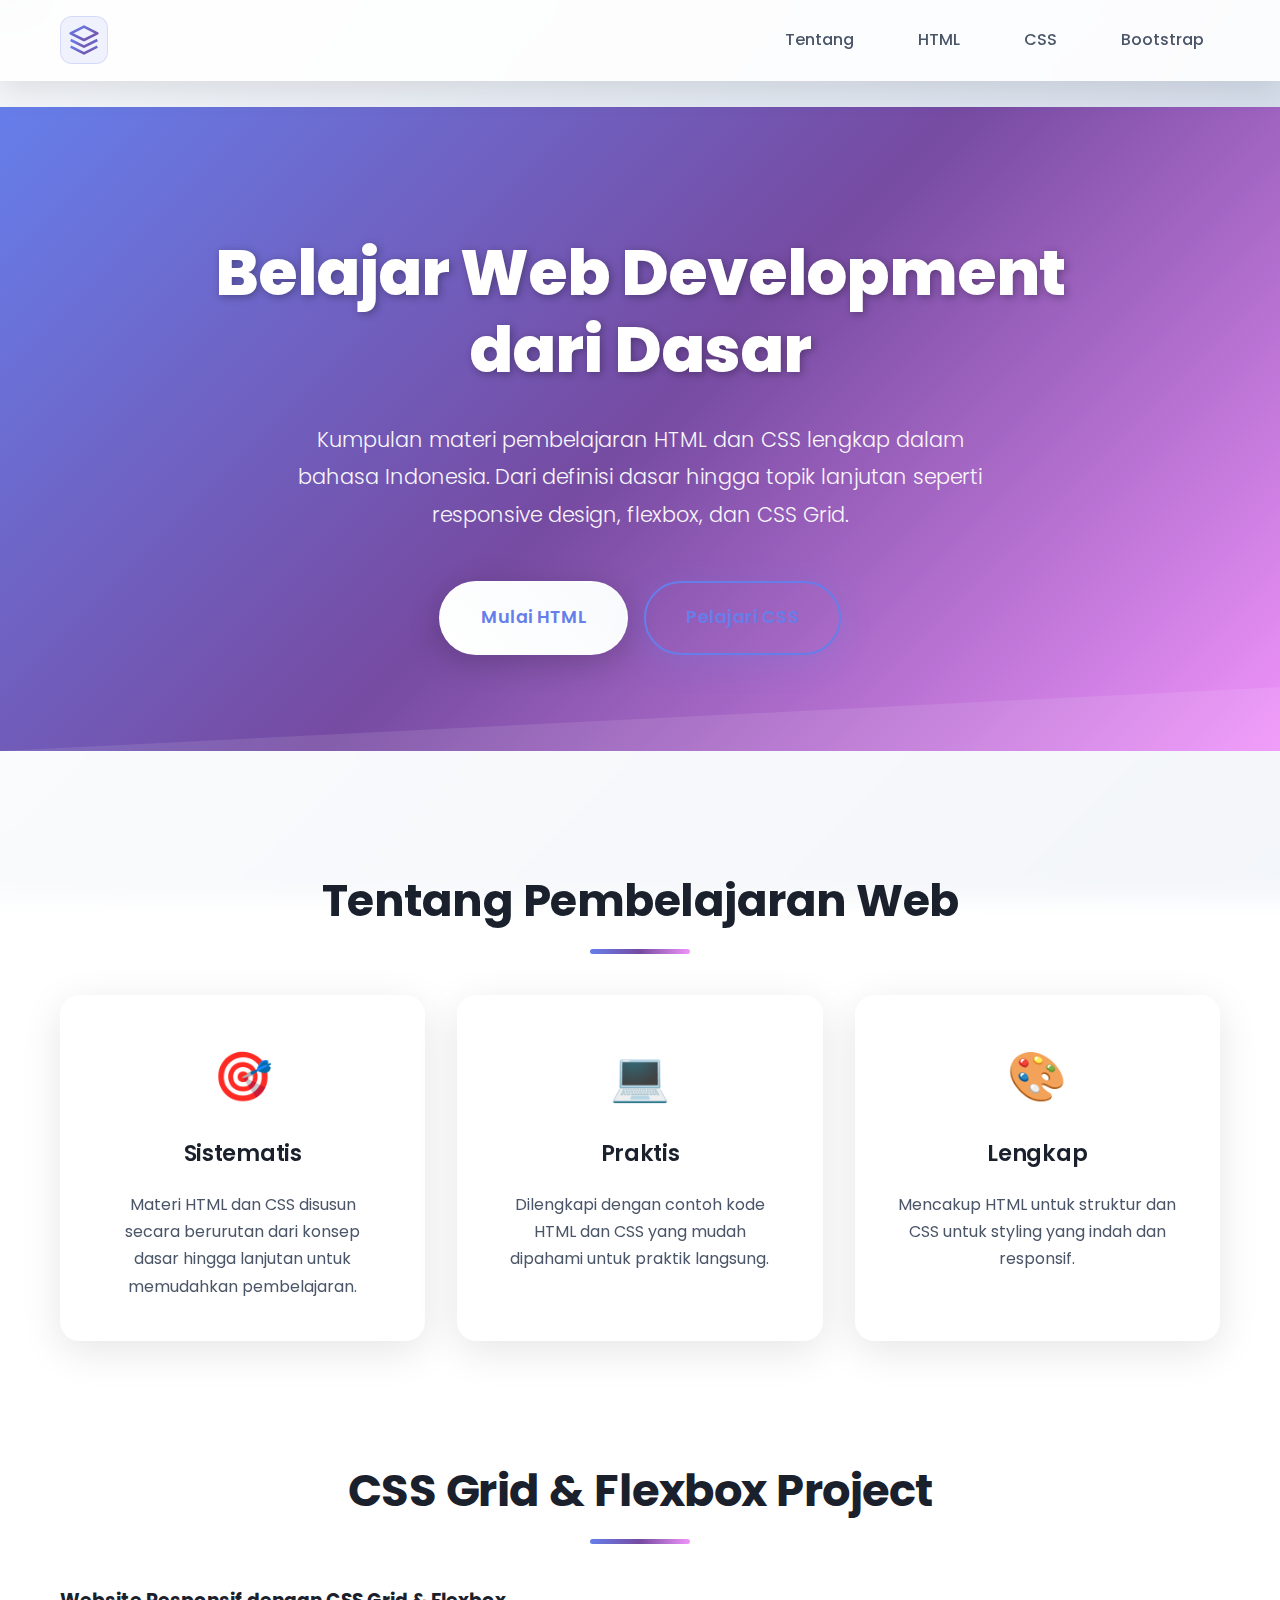
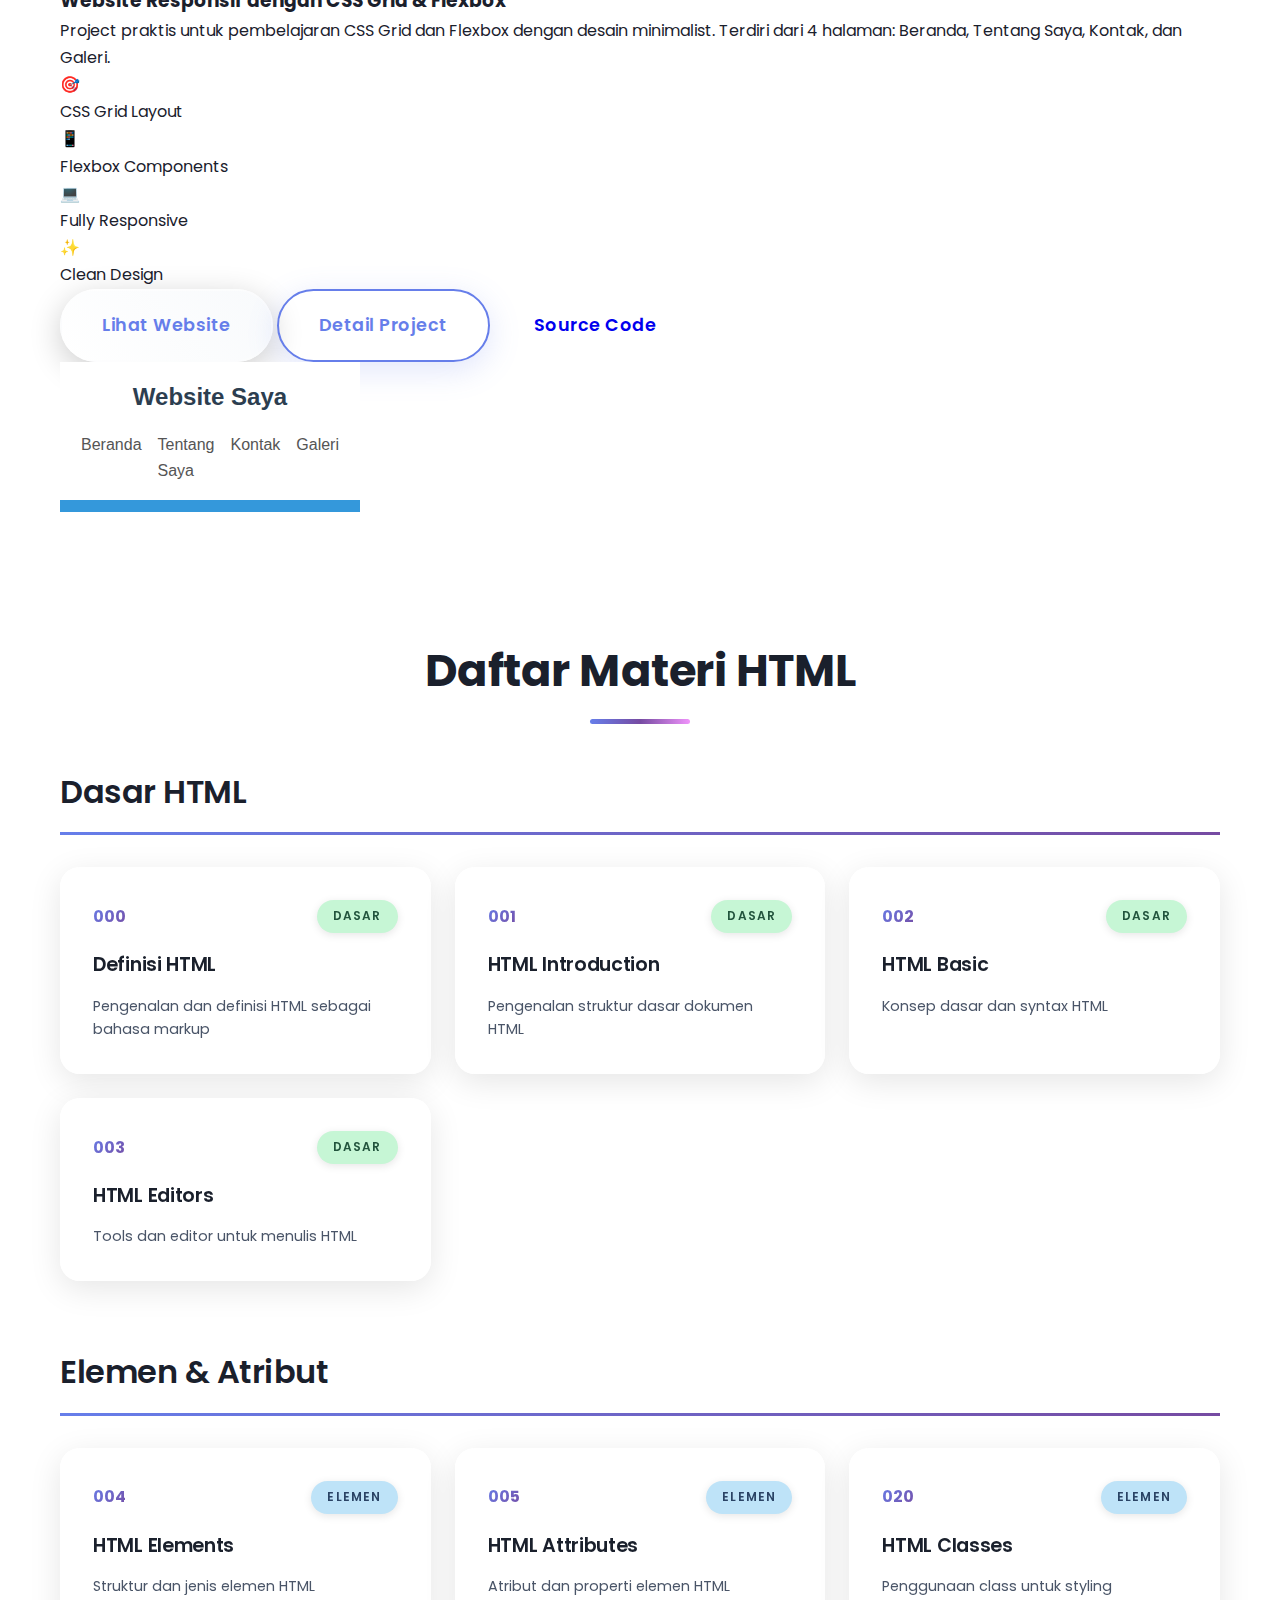
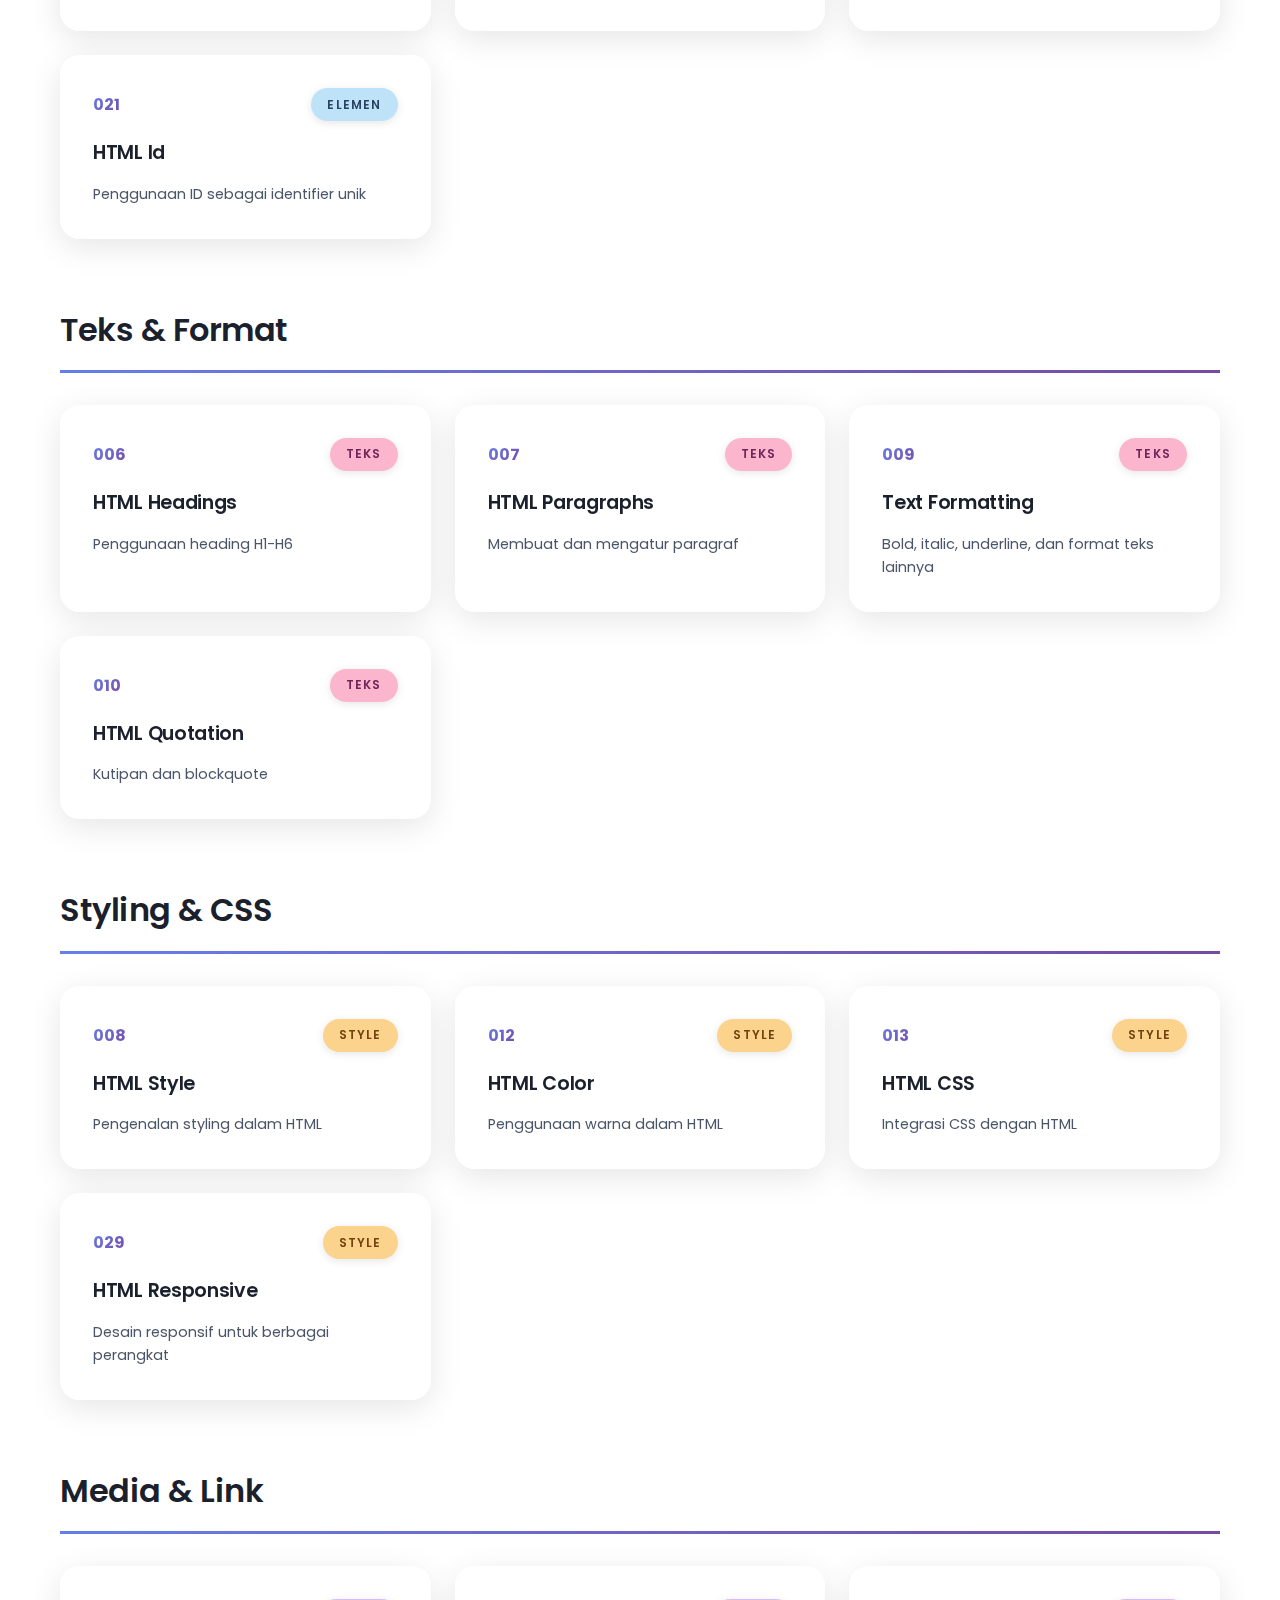
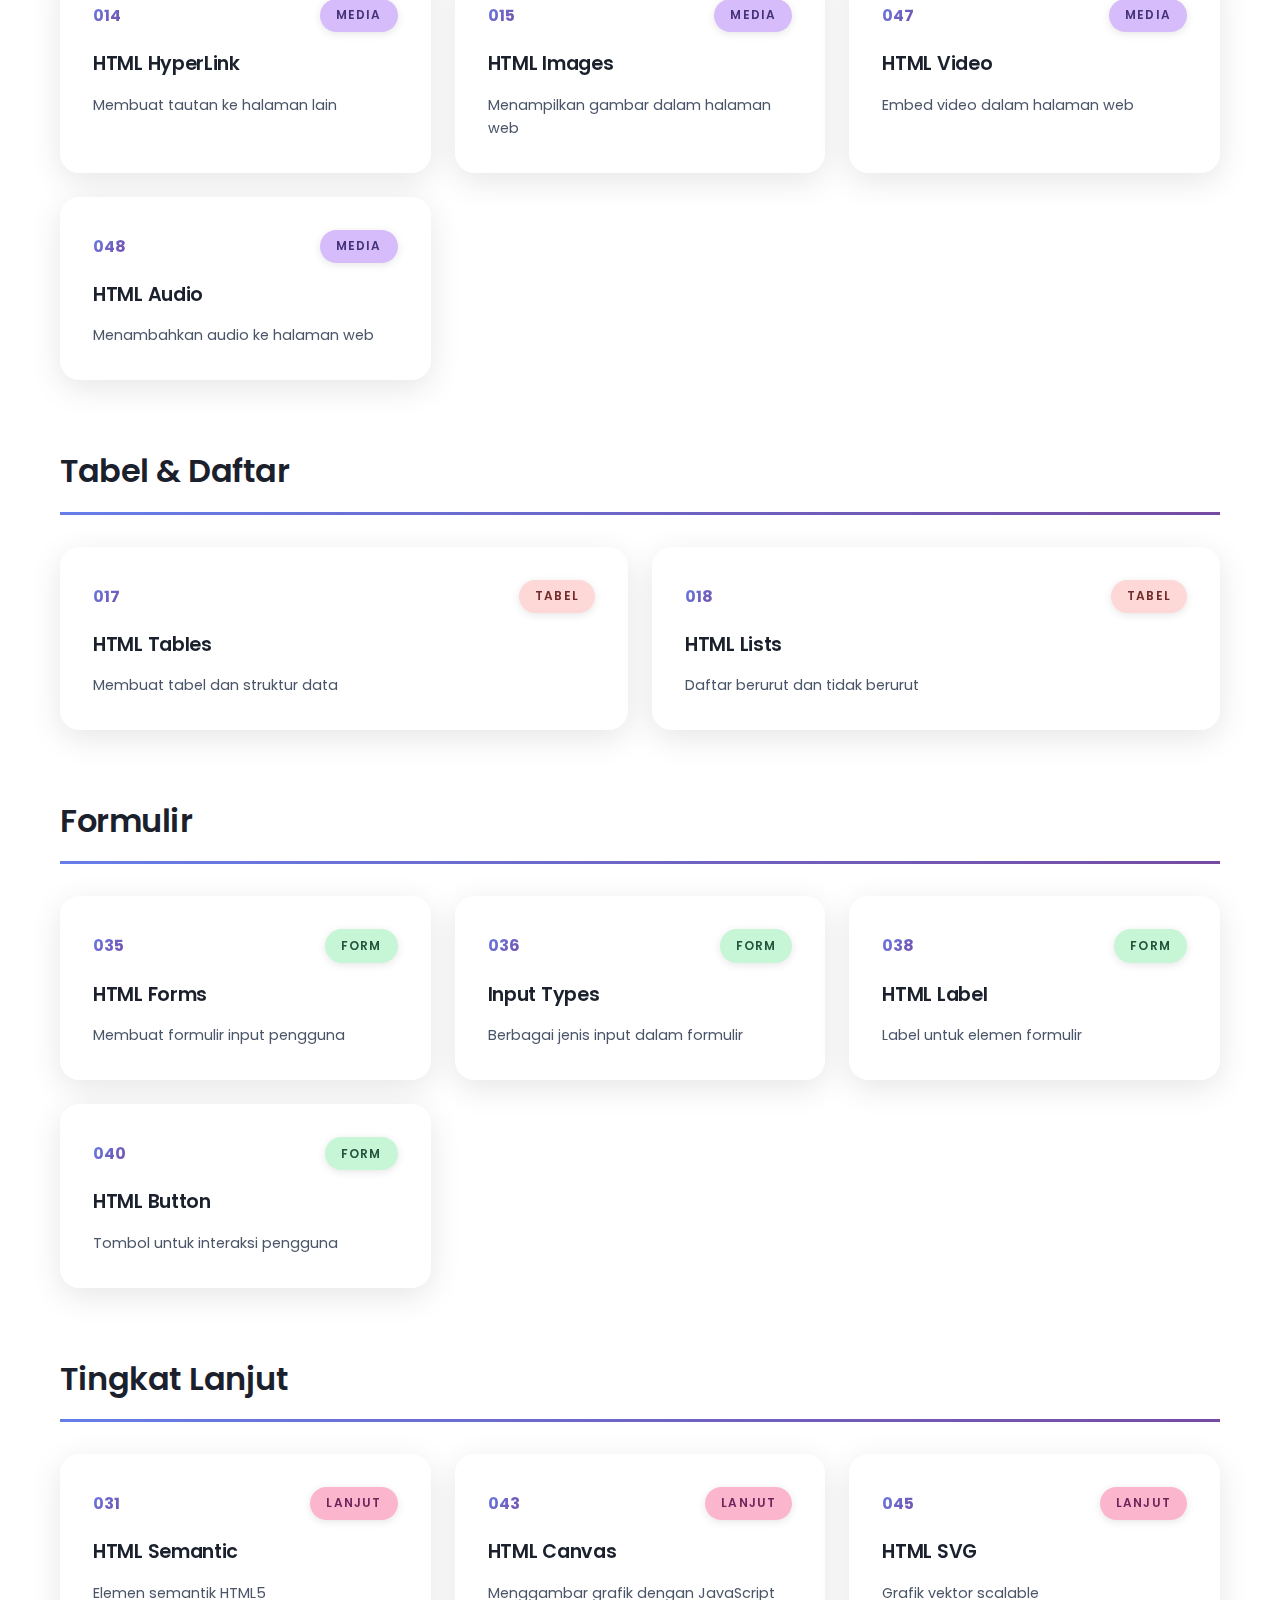
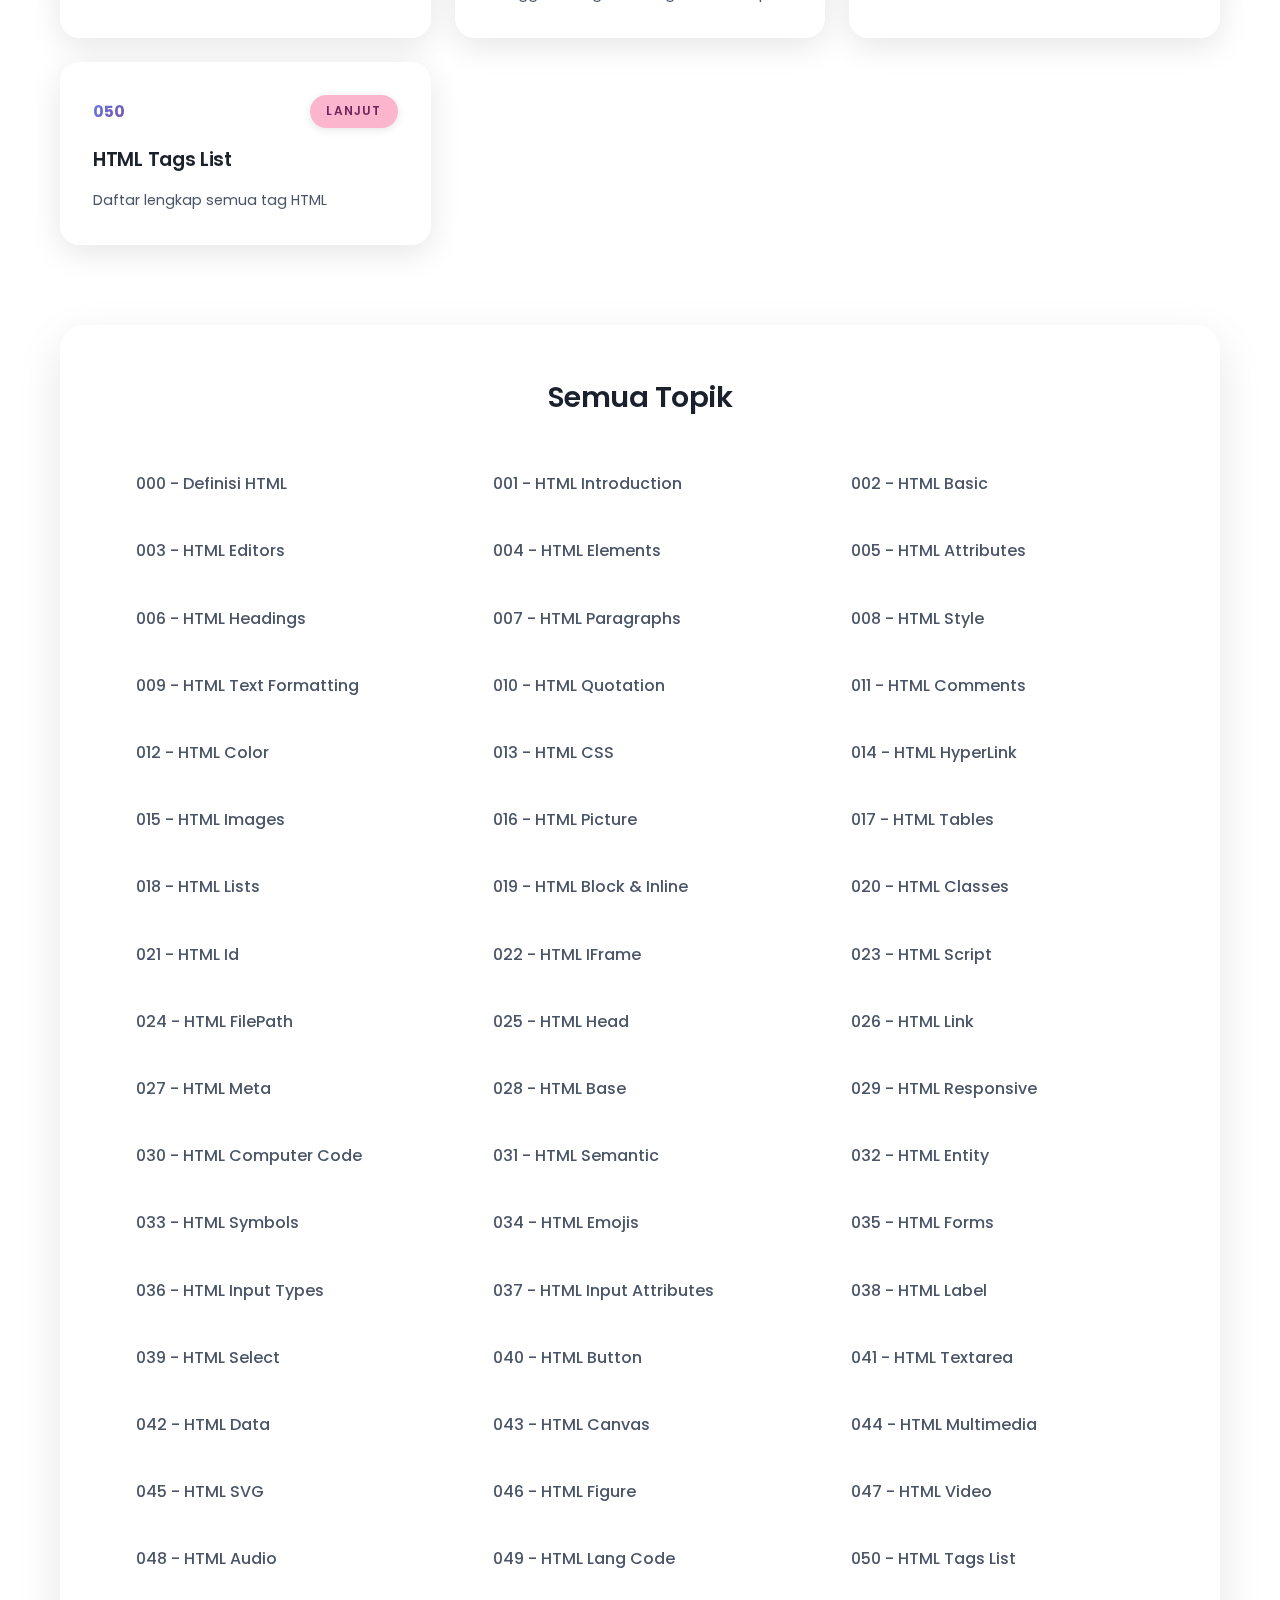
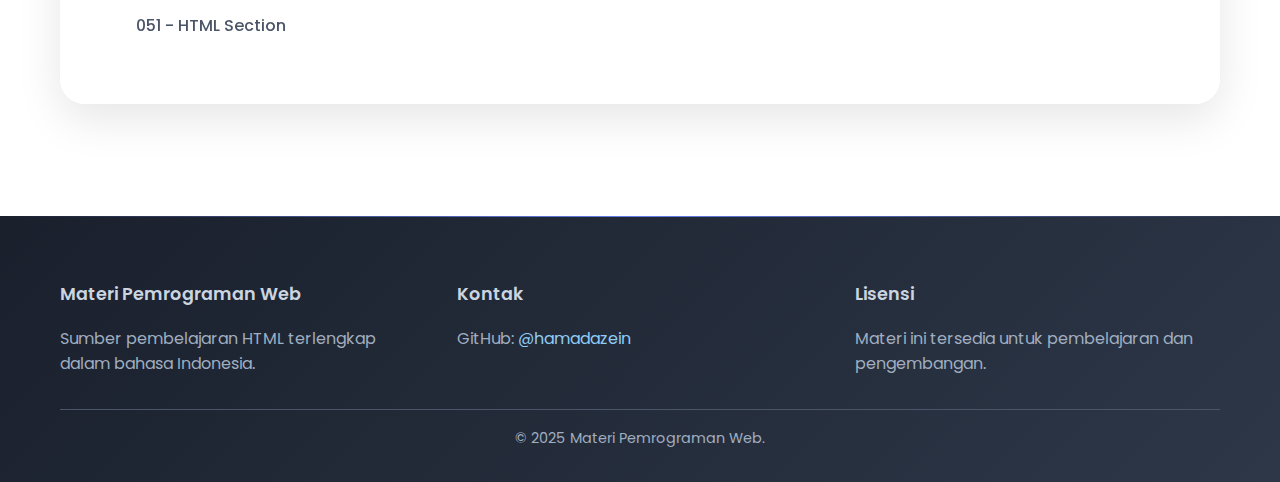
<file: index.html>
<!DOCTYPE html>
<html lang="id-ID">
<head>
    <meta charset="UTF-8">
    <meta name="viewport" content="width=device-width, initial                </div>
            </div>
        </section>

        <section id="materi" class="materi">e=1.0">
    <meta name="description" content="Materi pembelajaran pemrograman web HTML lengkap dari dasar hingga lanjut. Tutorial HTML dalam bahasa Indonesia.">
    <meta name="keywords" content="HTML, tutorial, pemrograman web, belajar HTML, Indonesia">
    <meta name="author" content="Materi Pemrograman Web">
    <title>Materi Pemrograman Web - HTML</title>
    <link rel="stylesheet" href="style.css">
    <link rel="preconnect" href="https://fonts.googleapis.com">
    <link rel="preconnect" href="https://fonts.gstatic.com" crossorigin>
    <link href="https://fonts.googleapis.com/css2?family=Poppins:wght@300;400;500;600;700;800&display=swap" rel="stylesheet">
</head>
<body>
    <header class="header">
        <nav class="navbar">
            <div class="nav-container">
                <div class="nav-brand">
                    <div class="logo-icon">
                        <svg width="32" height="32" viewBox="0 0 24 24" fill="none" xmlns="http://www.w3.org/2000/svg">
                            <path d="M12 2L2 7L12 12L22 7L12 2Z" stroke="url(#gradient)" stroke-width="2" stroke-linejoin="round"/>
                            <path d="M2 17L12 22L22 17" stroke="url(#gradient)" stroke-width="2" stroke-linejoin="round"/>
                            <path d="M2 12L12 17L22 12" stroke="url(#gradient)" stroke-width="2" stroke-linejoin="round"/>
                            <defs>
                                <linearGradient id="gradient" x1="0%" y1="0%" x2="100%" y2="100%">
                                    <stop offset="0%" style="stop-color:#667eea"/>
                                    <stop offset="100%" style="stop-color:#764ba2"/>
                                </linearGradient>
                            </defs>
                        </svg>
                    </div>
                </div>
                <ul class="nav-menu">
                    <li class="nav-item">
                        <a href="#tentang" class="nav-link">Tentang</a>
                    </li>
                    <li class="nav-item">
                        <a href="#materi" class="nav-link">HTML</a>
                    </li>
                    <li class="nav-item">
                        <a href="CSS-Materials/index.html" class="nav-link">CSS</a>
                    </li>
                    <li class="nav-item">
                        <a href="Bootstrap-Materials/index.html" class="nav-link">Bootstrap</a>
                    </li>
                   </ul>
            </div>
        </nav>
    </header>

    <main class="main">
        <section class="hero">
            <div class="container">
                <div class="hero-content">
                    <h2 class="hero-title">Belajar Web Development dari Dasar</h2>
                    <p class="hero-description">
                        Kumpulan materi pembelajaran HTML dan CSS lengkap dalam bahasa Indonesia. 
                        Dari definisi dasar hingga topik lanjutan seperti responsive design, flexbox, dan CSS Grid.
                    </p>
                    <div class="hero-buttons">
                        <a href="#materi" class="btn btn-primary">Mulai HTML</a>
                        <a href="CSS-Materials/index.html" class="btn btn-secondary">Pelajari CSS</a>
                    </div>
                </div>
            </div>
        </section>

        <section id="tentang" class="about">
            <div class="container">
                <h2 class="section-title">Tentang Pembelajaran Web</h2>
                <div class="about-grid">
                    <div class="about-card">
                        <div class="card-icon">🎯</div>
                        <h3>Sistematis</h3>
                        <p>Materi HTML dan CSS disusun secara berurutan dari konsep dasar hingga lanjutan untuk memudahkan pembelajaran.</p>
                    </div>
                    <div class="about-card">
                        <div class="card-icon">💻</div>
                        <h3>Praktis</h3>
                        <p>Dilengkapi dengan contoh kode HTML dan CSS yang mudah dipahami untuk praktik langsung.</p>
                    </div>
                    <div class="about-card">
                        <div class="card-icon">🎨</div>
                        <h3>Lengkap</h3>
                        <p>Mencakup HTML untuk struktur dan CSS untuk styling yang indah dan responsif.</p>
                    </div>
                </div>
            </div>
        </section>

        <section class="project-showcase">
            <div class="container">
                <h2 class="section-title">CSS Grid & Flexbox Project</h2>
                <div class="project-content">
                    <div class="project-info">
                        <h3>Website Responsif dengan CSS Grid & Flexbox</h3>
                        <p>Project praktis untuk pembelajaran CSS Grid dan Flexbox dengan desain minimalist. Terdiri dari 4 halaman: Beranda, Tentang Saya, Kontak, dan Galeri.</p>
                        <div class="project-features">
                            <div class="feature">
                                <div class="feature-icon">🎯</div>
                                <span>CSS Grid Layout</span>
                            </div>
                            <div class="feature">
                                <div class="feature-icon">📱</div>
                                <span>Flexbox Components</span>
                            </div>
                            <div class="feature">
                                <div class="feature-icon">💻</div>
                                <span>Fully Responsive</span>
                            </div>
                            <div class="feature">
                                <div class="feature-icon">✨</div>
                                <span>Clean Design</span>
                            </div>
                        </div>
                        <div class="project-buttons">
                            <a href="CSS Grid Flexbox Project/beranda.html" class="btn btn-primary">Lihat Website</a>
                            <a href="CSS Grid Flexbox Project/index.html" class="btn btn-secondary">Detail Project</a>
                            <a href="https://github.com/hamadazein/web/tree/main/CSS%20Grid%20Flexbox%20Project" target="_blank" class="btn btn-accent">Source Code</a>
                        </div>
                    </div>
                    <div class="project-preview">
                        <div class="preview-window">
                            <div class="window-header">
                                <div class="window-controls">
                                    <span class="control close"></span>
                                    <span class="control minimize"></span>
                                    <span class="control maximize"></span>
                                </div>
                            </div>
                            <div class="preview-content">
                                <iframe src="CSS Grid Flexbox Project/beranda.html" frameborder="0"></iframe>
                            </div>
                        </div>
                    </div>
                </div>
            </div>
        </section>

        <section id="materi" class="topics">
            <div class="container">
                <h2 class="section-title">Daftar Materi HTML</h2>
                <div class="topics-grid">
                    
                    <!-- Dasar HTML -->
                    <div class="topic-category">
                        <h3 class="category-title">Dasar HTML</h3>
                        <div class="topic-cards">
                            <a href="https://github.com/hamadazein/web/tree/main/000%20Definisi%20HTML" class="topic-card">
                                <div class="card-header">
                                    <span class="card-number">000</span>
                                    <span class="card-badge new">Dasar</span>
                                </div>
                                <h4>Definisi HTML</h4>
                                <p>Pengenalan dan definisi HTML sebagai bahasa markup</p>
                            </a>
                            <a href="https://github.com/hamadazein/web/tree/main/001%20HTML%20Introduction" class="topic-card">
                                <div class="card-header">
                                    <span class="card-number">001</span>
                                    <span class="card-badge new">Dasar</span>
                                </div>
                                <h4>HTML Introduction</h4>
                                <p>Pengenalan struktur dasar dokumen HTML</p>
                            </a>
                            <a href="https://github.com/hamadazein/web/tree/main/002%20HTML%20Basic" class="topic-card">
                                <div class="card-header">
                                    <span class="card-number">002</span>
                                    <span class="card-badge new">Dasar</span>
                                </div>
                                <h4>HTML Basic</h4>
                                <p>Konsep dasar dan syntax HTML</p>
                            </a>
                            <a href="https://github.com/hamadazein/web/tree/main/003%20HTML%20Editors" class="topic-card">
                                <div class="card-header">
                                    <span class="card-number">003</span>
                                    <span class="card-badge new">Dasar</span>
                                </div>
                                <h4>HTML Editors</h4>
                                <p>Tools dan editor untuk menulis HTML</p>
                            </a>
                        </div>
                    </div>

                    <!-- Elemen HTML -->
                    <div class="topic-category">
                        <h3 class="category-title">Elemen & Atribut</h3>
                        <div class="topic-cards">
                            <a href="https://github.com/hamadazein/web/tree/main/004%20HTML%20Elements" class="topic-card">
                                <div class="card-header">
                                    <span class="card-number">004</span>
                                    <span class="card-badge">Elemen</span>
                                </div>
                                <h4>HTML Elements</h4>
                                <p>Struktur dan jenis elemen HTML</p>
                            </a>
                            <a href="https://github.com/hamadazein/web/tree/main/005%20HTML%20Attributes" class="topic-card">
                                <div class="card-header">
                                    <span class="card-number">005</span>
                                    <span class="card-badge">Elemen</span>
                                </div>
                                <h4>HTML Attributes</h4>
                                <p>Atribut dan properti elemen HTML</p>
                            </a>
                            <a href="https://github.com/hamadazein/web/tree/main/020%20HTML%20Classes" class="topic-card">
                                <div class="card-header">
                                    <span class="card-number">020</span>
                                    <span class="card-badge">Elemen</span>
                                </div>
                                <h4>HTML Classes</h4>
                                <p>Penggunaan class untuk styling</p>
                            </a>
                            <a href="https://github.com/hamadazein/web/tree/main/021%20HTML%20Id" class="topic-card">
                                <div class="card-header">
                                    <span class="card-number">021</span>
                                    <span class="card-badge">Elemen</span>
                                </div>
                                <h4>HTML Id</h4>
                                <p>Penggunaan ID sebagai identifier unik</p>
                            </a>
                        </div>
                    </div>

                    <!-- Teks & Formatting -->
                    <div class="topic-category">
                        <h3 class="category-title">Teks & Format</h3>
                        <div class="topic-cards">
                            <a href="https://github.com/hamadazein/web/tree/main/006%20HTML%20Headings" class="topic-card">
                                <div class="card-header">
                                    <span class="card-number">006</span>
                                    <span class="card-badge text">Teks</span>
                                </div>
                                <h4>HTML Headings</h4>
                                <p>Penggunaan heading H1-H6</p>
                            </a>
                            <a href="https://github.com/hamadazein/web/tree/main/007%20HTML%20Paragraphs" class="topic-card">
                                <div class="card-header">
                                    <span class="card-number">007</span>
                                    <span class="card-badge text">Teks</span>
                                </div>
                                <h4>HTML Paragraphs</h4>
                                <p>Membuat dan mengatur paragraf</p>
                            </a>
                            <a href="https://github.com/hamadazein/web/tree/main/009%20HTML%20Text%20Formatting" class="topic-card">
                                <div class="card-header">
                                    <span class="card-number">009</span>
                                    <span class="card-badge text">Teks</span>
                                </div>
                                <h4>Text Formatting</h4>
                                <p>Bold, italic, underline, dan format teks lainnya</p>
                            </a>
                            <a href="https://github.com/hamadazein/web/tree/main/010%20HTML%20Quotation" class="topic-card">
                                <div class="card-header">
                                    <span class="card-number">010</span>
                                    <span class="card-badge text">Teks</span>
                                </div>
                                <h4>HTML Quotation</h4>
                                <p>Kutipan dan blockquote</p>
                            </a>
                        </div>
                    </div>

                    <!-- Styling -->
                    <div class="topic-category">
                        <h3 class="category-title">Styling & CSS</h3>
                        <div class="topic-cards">
                            <a href="https://github.com/hamadazein/web/tree/main/008%20HTML%20Style" class="topic-card">
                                <div class="card-header">
                                    <span class="card-number">008</span>
                                    <span class="card-badge style">Style</span>
                                </div>
                                <h4>HTML Style</h4>
                                <p>Pengenalan styling dalam HTML</p>
                            </a>
                            <a href="https://github.com/hamadazein/web/tree/main/012%20HTML%20Color" class="topic-card">
                                <div class="card-header">
                                    <span class="card-number">012</span>
                                    <span class="card-badge style">Style</span>
                                </div>
                                <h4>HTML Color</h4>
                                <p>Penggunaan warna dalam HTML</p>
                            </a>
                            <a href="https://github.com/hamadazein/web/tree/main/013%20HTML%20CSS" class="topic-card">
                                <div class="card-header">
                                    <span class="card-number">013</span>
                                    <span class="card-badge style">Style</span>
                                </div>
                                <h4>HTML CSS</h4>
                                <p>Integrasi CSS dengan HTML</p>
                            </a>
                            <a href="https://github.com/hamadazein/web/tree/main/029%20HTML%20Responsive" class="topic-card">
                                <div class="card-header">
                                    <span class="card-number">029</span>
                                    <span class="card-badge style">Style</span>
                                </div>
                                <h4>HTML Responsive</h4>
                                <p>Desain responsif untuk berbagai perangkat</p>
                            </a>
                        </div>
                    </div>

                    <!-- Media & Link -->
                    <div class="topic-category">
                        <h3 class="category-title">Media & Link</h3>
                        <div class="topic-cards">
                            <a href="https://github.com/hamadazein/web/tree/main/014%20HTML%20HyperLink" class="topic-card">
                                <div class="card-header">
                                    <span class="card-number">014</span>
                                    <span class="card-badge media">Media</span>
                                </div>
                                <h4>HTML HyperLink</h4>
                                <p>Membuat tautan ke halaman lain</p>
                            </a>
                            <a href="https://github.com/hamadazein/web/tree/main/015%20HTML%20Images" class="topic-card">
                                <div class="card-header">
                                    <span class="card-number">015</span>
                                    <span class="card-badge media">Media</span>
                                </div>
                                <h4>HTML Images</h4>
                                <p>Menampilkan gambar dalam halaman web</p>
                            </a>
                            <a href="https://github.com/hamadazein/web/tree/main/047%20HTML%20Video" class="topic-card">
                                <div class="card-header">
                                    <span class="card-number">047</span>
                                    <span class="card-badge media">Media</span>
                                </div>
                                <h4>HTML Video</h4>
                                <p>Embed video dalam halaman web</p>
                            </a>
                            <a href="https://github.com/hamadazein/web/tree/main/048%20HTML%20Audio" class="topic-card">
                                <div class="card-header">
                                    <span class="card-number">048</span>
                                    <span class="card-badge media">Media</span>
                                </div>
                                <h4>HTML Audio</h4>
                                <p>Menambahkan audio ke halaman web</p>
                            </a>
                        </div>
                    </div>

                    <!-- Tabel & Daftar -->
                    <div class="topic-category">
                        <h3 class="category-title">Tabel & Daftar</h3>
                        <div class="topic-cards">
                            <a href="https://github.com/hamadazein/web/tree/main/017%20HTML%20Tables" class="topic-card">
                                <div class="card-header">
                                    <span class="card-number">017</span>
                                    <span class="card-badge table">Tabel</span>
                                </div>
                                <h4>HTML Tables</h4>
                                <p>Membuat tabel dan struktur data</p>
                            </a>
                            <a href="https://github.com/hamadazein/web/tree/main/018%20HTML%20Lists" class="topic-card">
                                <div class="card-header">
                                    <span class="card-number">018</span>
                                    <span class="card-badge table">Tabel</span>
                                </div>
                                <h4>HTML Lists</h4>
                                <p>Daftar berurut dan tidak berurut</p>
                            </a>
                        </div>
                    </div>

                    <!-- Form -->
                    <div class="topic-category">
                        <h3 class="category-title">Formulir</h3>
                        <div class="topic-cards">
                            <a href="https://github.com/hamadazein/web/tree/main/035%20HTML%20Forms" class="topic-card">
                                <div class="card-header">
                                    <span class="card-number">035</span>
                                    <span class="card-badge form">Form</span>
                                </div>
                                <h4>HTML Forms</h4>
                                <p>Membuat formulir input pengguna</p>
                            </a>
                            <a href="https://github.com/hamadazein/web/tree/main/036%20HTML%20Input%20Types" class="topic-card">
                                <div class="card-header">
                                    <span class="card-number">036</span>
                                    <span class="card-badge form">Form</span>
                                </div>
                                <h4>Input Types</h4>
                                <p>Berbagai jenis input dalam formulir</p>
                            </a>
                            <a href="https://github.com/hamadazein/web/tree/main/038%20HTML%20Label" class="topic-card">
                                <div class="card-header">
                                    <span class="card-number">038</span>
                                    <span class="card-badge form">Form</span>
                                </div>
                                <h4>HTML Label</h4>
                                <p>Label untuk elemen formulir</p>
                            </a>
                            <a href="https://github.com/hamadazein/web/tree/main/040%20HTML%20Button" class="topic-card">
                                <div class="card-header">
                                    <span class="card-number">040</span>
                                    <span class="card-badge form">Form</span>
                                </div>
                                <h4>HTML Button</h4>
                                <p>Tombol untuk interaksi pengguna</p>
                            </a>
                        </div>
                    </div>

                    <!-- Advanced -->
                    <div class="topic-category">
                        <h3 class="category-title">Tingkat Lanjut</h3>
                        <div class="topic-cards">
                            <a href="https://github.com/hamadazein/web/tree/main/031%20HTML%20Semantic" class="topic-card">
                                <div class="card-header">
                                    <span class="card-number">031</span>
                                    <span class="card-badge advanced">Lanjut</span>
                                </div>
                                <h4>HTML Semantic</h4>
                                <p>Elemen semantik HTML5</p>
                            </a>
                            <a href="https://github.com/hamadazein/web/tree/main/043%20HTML%20Canvas" class="topic-card">
                                <div class="card-header">
                                    <span class="card-number">043</span>
                                    <span class="card-badge advanced">Lanjut</span>
                                </div>
                                <h4>HTML Canvas</h4>
                                <p>Menggambar grafik dengan JavaScript</p>
                            </a>
                            <a href="https://github.com/hamadazein/web/tree/main/045%20HTML%20SVG" class="topic-card">
                                <div class="card-header">
                                    <span class="card-number">045</span>
                                    <span class="card-badge advanced">Lanjut</span>
                                </div>
                                <h4>HTML SVG</h4>
                                <p>Grafik vektor scalable</p>
                            </a>
                            <a href="https://github.com/hamadazein/web/tree/main/050%20HTML%20Tags%20List" class="topic-card">
                                <div class="card-header">
                                    <span class="card-number">050</span>
                                    <span class="card-badge advanced">Lanjut</span>
                                </div>
                                <h4>HTML Tags List</h4>
                                <p>Daftar lengkap semua tag HTML</p>
                            </a>
                        </div>
                    </div>

                </div>
                
                <div class="all-topics">
                    <h3>Semua Topik</h3>
                    <div class="topics-list">
                        <a href="https://github.com/hamadazein/web/tree/main/000%20Definisi%20HTML">000 - Definisi HTML</a>
                        <a href="https://github.com/hamadazein/web/tree/main/001%20HTML%20Introduction">001 - HTML Introduction</a>
                        <a href="https://github.com/hamadazein/web/tree/main/002%20HTML%20Basic">002 - HTML Basic</a>
                        <a href="https://github.com/hamadazein/web/tree/main/003%20HTML%20Editors">003 - HTML Editors</a>
                        <a href="https://github.com/hamadazein/web/tree/main/004%20HTML%20Elements">004 - HTML Elements</a>
                        <a href="https://github.com/hamadazein/web/tree/main/005%20HTML%20Attributes">005 - HTML Attributes</a>
                        <a href="https://github.com/hamadazein/web/tree/main/006%20HTML%20Headings">006 - HTML Headings</a>
                        <a href="https://github.com/hamadazein/web/tree/main/007%20HTML%20Paragraphs">007 - HTML Paragraphs</a>
                        <a href="https://github.com/hamadazein/web/tree/main/008%20HTML%20Style">008 - HTML Style</a>
                        <a href="https://github.com/hamadazein/web/tree/main/009%20HTML%20Text%20Formatting">009 - HTML Text Formatting</a>
                        <a href="https://github.com/hamadazein/web/tree/main/010%20HTML%20Quotation">010 - HTML Quotation</a>
                        <a href="https://github.com/hamadazein/web/tree/main/011%20HTML%20Comments">011 - HTML Comments</a>
                        <a href="https://github.com/hamadazein/web/tree/main/012%20HTML%20Color">012 - HTML Color</a>
                        <a href="https://github.com/hamadazein/web/tree/main/013%20HTML%20CSS">013 - HTML CSS</a>
                        <a href="https://github.com/hamadazein/web/tree/main/014%20HTML%20HyperLink">014 - HTML HyperLink</a>
                        <a href="https://github.com/hamadazein/web/tree/main/015%20HTML%20Images">015 - HTML Images</a>
                        <a href="https://github.com/hamadazein/web/tree/main/016%20HTML%20Picture">016 - HTML Picture</a>
                        <a href="https://github.com/hamadazein/web/tree/main/017%20HTML%20Tables">017 - HTML Tables</a>
                        <a href="https://github.com/hamadazein/web/tree/main/018%20HTML%20Lists">018 - HTML Lists</a>
                        <a href="https://github.com/hamadazein/web/tree/main/019%20HTML%20Block%20%26%20Inline">019 - HTML Block & Inline</a>
                        <a href="https://github.com/hamadazein/web/tree/main/020%20HTML%20Classes">020 - HTML Classes</a>
                        <a href="https://github.com/hamadazein/web/tree/main/021%20HTML%20Id">021 - HTML Id</a>
                        <a href="https://github.com/hamadazein/web/tree/main/022%20HTML%20IFrame">022 - HTML IFrame</a>
                        <a href="https://github.com/hamadazein/web/tree/main/023%20HTML%20Script">023 - HTML Script</a>
                        <a href="https://github.com/hamadazein/web/tree/main/024%20HTML%20FilePath">024 - HTML FilePath</a>
                        <a href="https://github.com/hamadazein/web/tree/main/025%20HTML%20Head">025 - HTML Head</a>
                        <a href="https://github.com/hamadazein/web/tree/main/026%20HTML%20Link">026 - HTML Link</a>
                        <a href="https://github.com/hamadazein/web/tree/main/027%20HTML%20Meta">027 - HTML Meta</a>
                        <a href="https://github.com/hamadazein/web/tree/main/028%20HTML%20Base">028 - HTML Base</a>
                        <a href="https://github.com/hamadazein/web/tree/main/029%20HTML%20Responsive">029 - HTML Responsive</a>
                        <a href="https://github.com/hamadazein/web/tree/main/030%20HTML%20Computer%20Code">030 - HTML Computer Code</a>
                        <a href="https://github.com/hamadazein/web/tree/main/031%20HTML%20Semantic">031 - HTML Semantic</a>
                        <a href="https://github.com/hamadazein/web/tree/main/032%20HTML%20Entity">032 - HTML Entity</a>
                        <a href="https://github.com/hamadazein/web/tree/main/033%20HTML%20Symbols">033 - HTML Symbols</a>
                        <a href="https://github.com/hamadazein/web/tree/main/034%20HTML%20Emojis">034 - HTML Emojis</a>
                        <a href="https://github.com/hamadazein/web/tree/main/035%20HTML%20Forms">035 - HTML Forms</a>
                        <a href="https://github.com/hamadazein/web/tree/main/036%20HTML%20Input%20Types">036 - HTML Input Types</a>
                        <a href="https://github.com/hamadazein/web/tree/main/037%20HTML%20Input%20Attributes">037 - HTML Input Attributes</a>
                        <a href="https://github.com/hamadazein/web/tree/main/038%20HTML%20Label">038 - HTML Label</a>
                        <a href="https://github.com/hamadazein/web/tree/main/039%20HTML%20Select">039 - HTML Select</a>
                        <a href="https://github.com/hamadazein/web/tree/main/040%20HTML%20Button">040 - HTML Button</a>
                        <a href="https://github.com/hamadazein/web/tree/main/041%20HTML%20Textarea">041 - HTML Textarea</a>
                        <a href="https://github.com/hamadazein/web/tree/main/042%20HTML%20Data">042 - HTML Data</a>
                        <a href="https://github.com/hamadazein/web/tree/main/043%20HTML%20Canvas">043 - HTML Canvas</a>
                        <a href="https://github.com/hamadazein/web/tree/main/044%20HTML%20Multimedia">044 - HTML Multimedia</a>
                        <a href="https://github.com/hamadazein/web/tree/main/045%20HTML%20SVG">045 - HTML SVG</a>
                        <a href="https://github.com/hamadazein/web/tree/main/046%20HTML%20Figure">046 - HTML Figure</a>
                        <a href="https://github.com/hamadazein/web/tree/main/047%20HTML%20Video">047 - HTML Video</a>
                        <a href="https://github.com/hamadazein/web/tree/main/048%20HTML%20Audio">048 - HTML Audio</a>
                        <a href="https://github.com/hamadazein/web/tree/main/049%20HTML%20Lang%20Code">049 - HTML Lang Code</a>
                        <a href="https://github.com/hamadazein/web/tree/main/050%20HTML%20Tags%20List">050 - HTML Tags List</a>
                        <a href="https://github.com/hamadazein/web/tree/main/051%20HTML%20Section">051 - HTML Section</a>
                    </div>
                </div>
            </div>
        </section>
    </main>

    <footer class="footer">
        <div class="container">
            <div class="footer-content">
                <div class="footer-section">
                    <h4>Materi Pemrograman Web</h4>
                    <p>Sumber pembelajaran HTML terlengkap dalam bahasa Indonesia.</p>
                </div>
                <div class="footer-section">
                    <h4>Kontak</h4>
                    <p>GitHub: <a href="https://github.com/hamadazein" target="_blank">@hamadazein</a></p>
                </div>
                <div class="footer-section">
                    <h4>Lisensi</h4>
                    <p>Materi ini tersedia untuk pembelajaran dan pengembangan.</p>
                </div>
            </div>
            <div class="footer-bottom">
                <p>&copy; 2025 Materi Pemrograman Web.</p>
            </div>
        </div>
    </footer>

    <script>
        // Smooth scrolling for anchor links
        document.querySelectorAll('a[href^="#"]').forEach(anchor => {
            anchor.addEventListener('click', function (e) {
                e.preventDefault();
                const target = document.querySelector(this.getAttribute('href'));
                if (target) {
                    target.scrollIntoView({
                        behavior: 'smooth',
                        block: 'start'
                    });
                }
            });
        });

        // Add active state to navigation
        window.addEventListener('scroll', () => {
            const sections = document.querySelectorAll('section[id]');
            const navLinks = document.querySelectorAll('.nav-link');
            
            let current = '';
            sections.forEach(section => {
                const sectionTop = section.offsetTop;
                const sectionHeight = section.clientHeight;
                if (scrollY >= (sectionTop - 200)) {
                    current = section.getAttribute('id');
                }
            });

            navLinks.forEach(link => {
                link.classList.remove('active');
                if (link.getAttribute('href') === `#${current}`) {
                    link.classList.add('active');
                }
            });
        });

        // Mobile menu toggle
        const navbar = document.querySelector('.navbar');
        const navMenu = document.querySelector('.nav-menu');
        
        // Create mobile menu button
        const mobileMenuBtn = document.createElement('button');
        mobileMenuBtn.className = 'mobile-menu-btn';
        mobileMenuBtn.innerHTML = '☰';
        mobileMenuBtn.setAttribute('aria-label', 'Toggle menu');
        
        navbar.querySelector('.nav-container').appendChild(mobileMenuBtn);
        
        mobileMenuBtn.addEventListener('click', () => {
            navMenu.classList.toggle('active');
            mobileMenuBtn.innerHTML = navMenu.classList.contains('active') ? '✕' : '☰';
        });

        // Close mobile menu when clicking on a link
        navMenu.querySelectorAll('.nav-link').forEach(link => {
            link.addEventListener('click', () => {
                navMenu.classList.remove('active');
                mobileMenuBtn.innerHTML = '☰';
            });
        });
    </script>
</body>
</html>
</file>
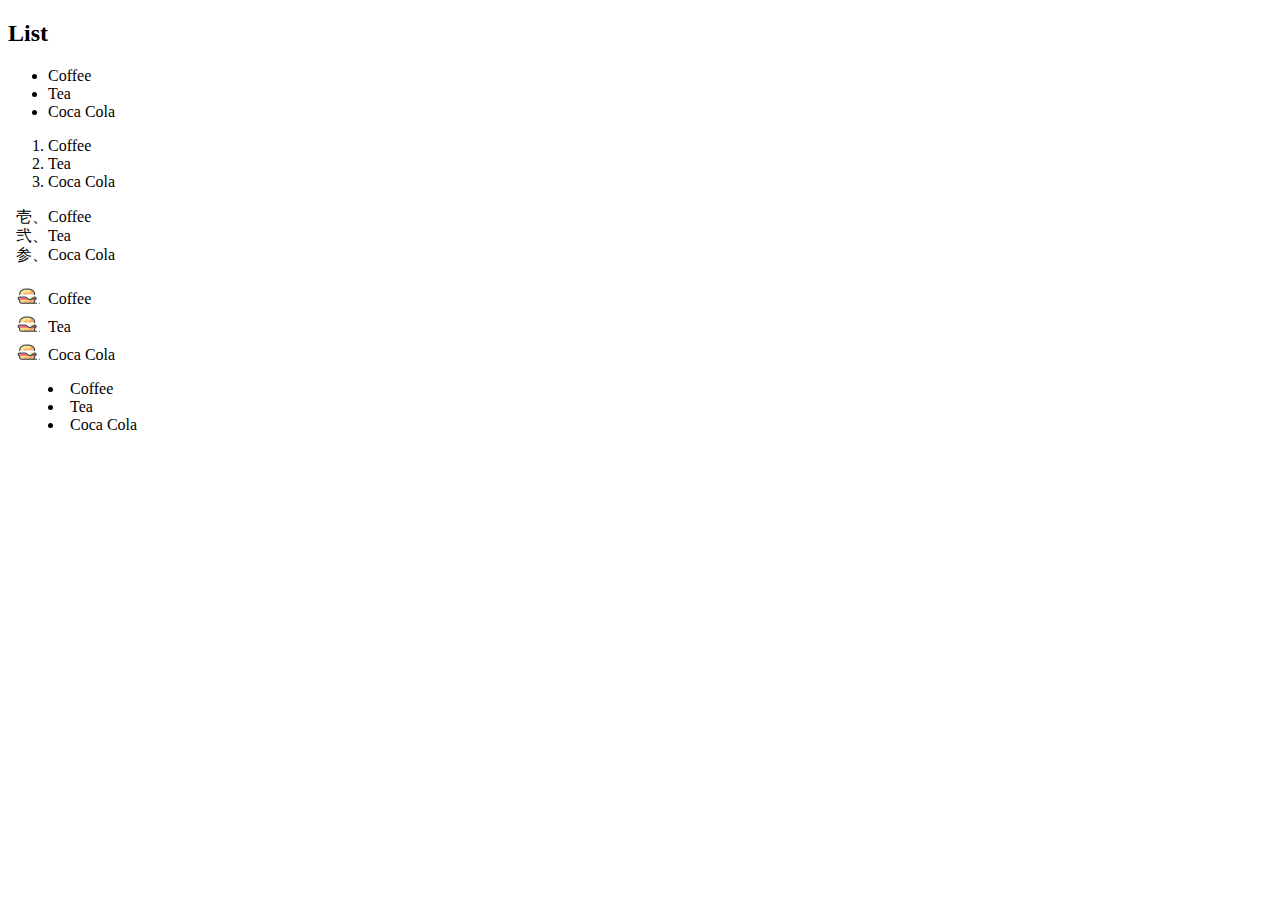
<file: 022 CSS Lists/index.html>
<!DOCTYPE html>
<html lang="en">
  <head>
    <meta charset="UTF-8" />
    <meta http-equiv="X-UA-Compatible" content="IE=edge" />
    <meta name="viewport" content="width=device-width, initial-scale=1.0" />
    <title>Document</title>
    <style>
      .list-type {
        /* list-style-type: disc; */
        /* list-style-type: circle; */
        /* list-style-type: square; */
        /* list-style-type: decimal; */
        /* list-style-type: georgian; */
        /* list-style-type: trad-chinese-informal; */
        list-style-type: japanese-formal;
        /* list-style-type: ethiopic-numeric; */
        /* list-style-type: kannada; */
        /* list-style-type: "\1F44D"; */

        /* value */
        /* list-style-type: "A"; */
      }

      .list-image {
        list-style-image: url("icons8-beef-burger-24.png");
      }

      .list-position {
        list-style-position: inside;
        /* list-style-position: outside; */
      }
    </style>
  </head>
  <body>
    <h2>List</h2>

    <!-- contoh list bullet -->
    <ul class="list-bullet">
      <li>Coffee</li>
      <li>Tea</li>
      <li>Coca Cola</li>
    </ul>

    <!-- contoh list numerik -->
    <ol class="list-numerik">
      <li>Coffee</li>
      <li>Tea</li>
      <li>Coca Cola</li>
    </ol>

    <ul class="list-type">
      <li>Coffee</li>
      <li>Tea</li>
      <li>Coca Cola</li>
    </ul>
    <ul class="list-image">
      <li>Coffee</li>
      <li>Tea</li>
      <li>Coca Cola</li>
    </ul>
    <ul class="list-position">
      <li>Coffee</li>
      <li>Tea</li>
      <li>Coca Cola</li>
    </ul>
  </body>
</html>
</file>
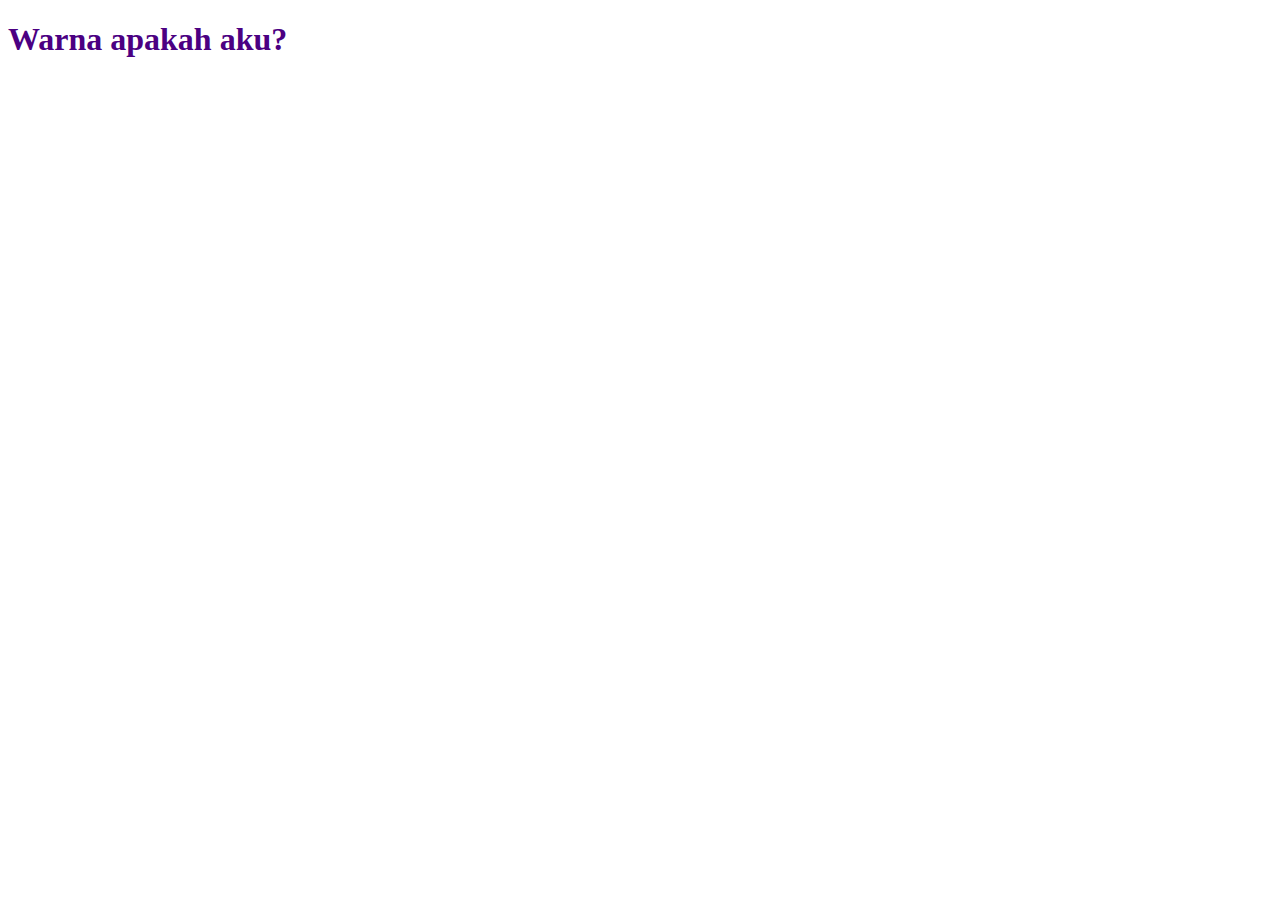
<file: 035 CSS Specificity/index.html>
<!DOCTYPE html>
<html lang="en">

<head>
    <meta charset="UTF-8">
    <meta name="viewport" content="width=device-width, initial-scale=1.0">
    <title>CSS Specificity</title>
    <style>
        #body #heading1 {
            color: indigo !important;
        }

        #body.container.dark-mode #heading1.impact {
            color: violet;
        }

        body#body.container.dark-mode section div h1#heading1.impact {
            color: red;
        }

        #body #section #heading1 {
            color: green;
        }
    </style>
</head>

<body id="body" class="container dark-mode">
    <section id="section">
        <div>
            <h1 id="heading1" class="impact" style="color: black;">Warna apakah aku?</h1>
        </div>
    </section>
</body>

</html>
</file>
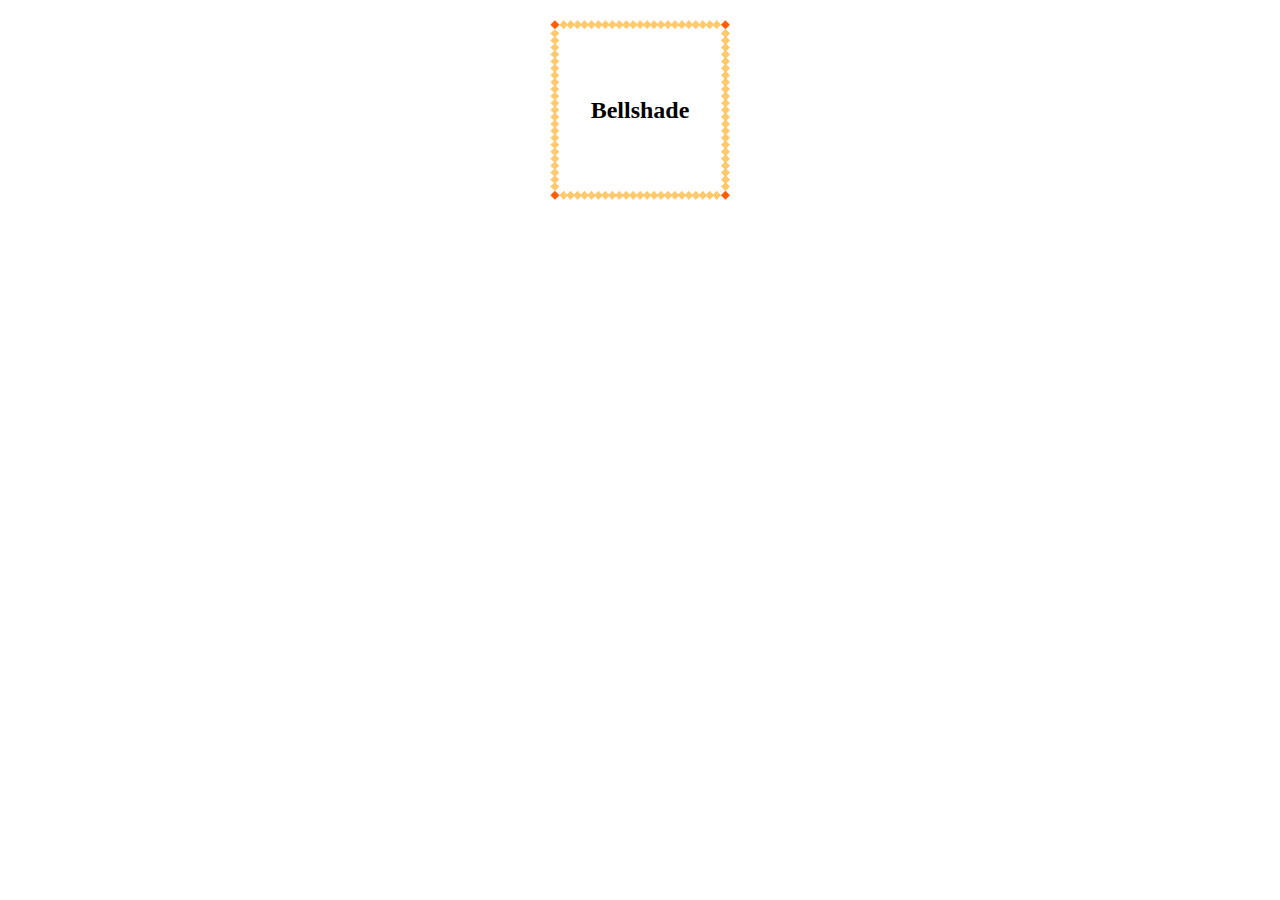
<file: 038 CSS Border Image/index.html>
<!DOCTYPE html>
<html lang="en">
  <head>
    <meta charset="UTF-8" />
    <meta http-equiv="X-UA-Compatible" content="IE=edge" />
    <meta name="viewport" content="width=device-width, initial-scale=1.0" />
    <title>Bellshade | CSS Border Image</title>
    <style>
      .card {
        margin: 20px auto;
        padding: 10px;
        display: grid;
        width: 140px;
        height: 140px;
        place-items: center;
        border: 10px solid orange;
        border-image: url(./border.png) 30 30 round;
        /* border-image: url(./border.png) 27 23 / 50px 30px / 1rem round; */

        /* border-image-source: url(./border.png); */
      }
    </style>
  </head>
  <body>
    <div class="card">
      <h2>Bellshade</h2>
    </div>
  </body>
</html>
</file>
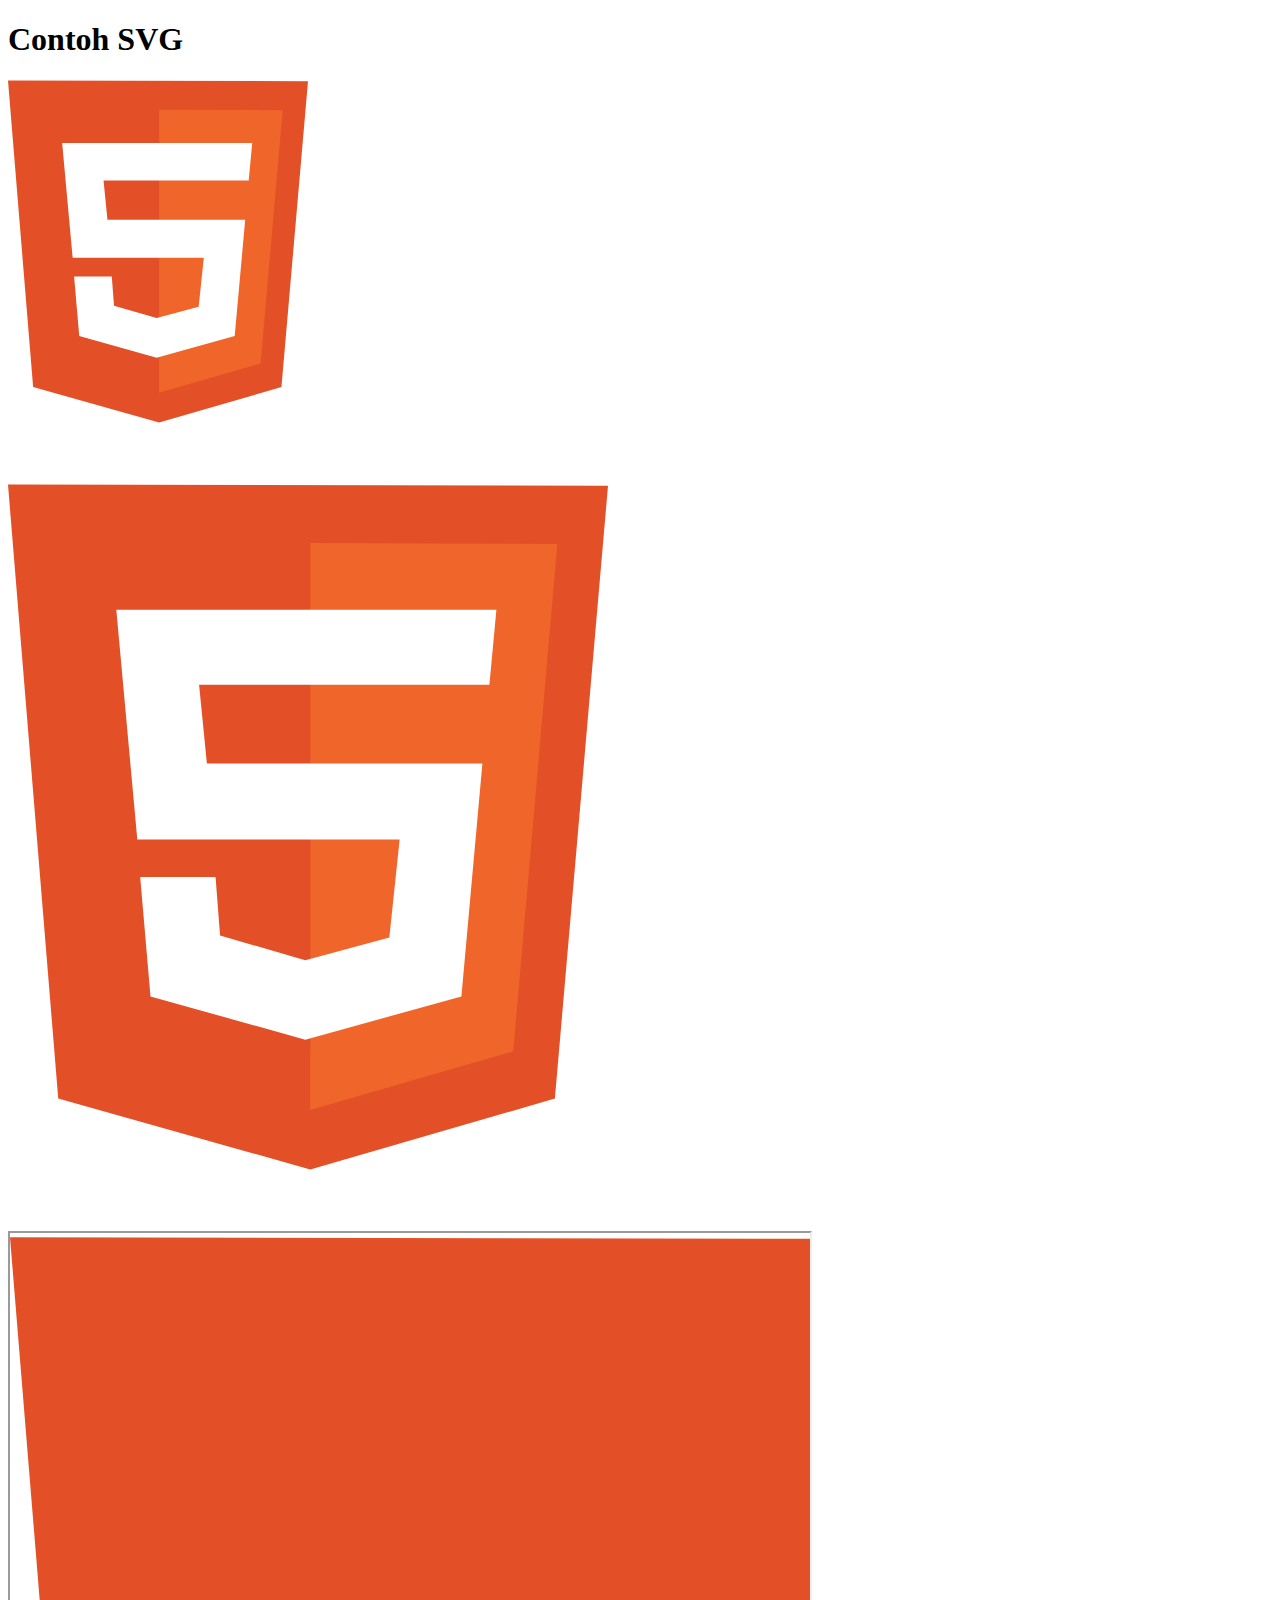
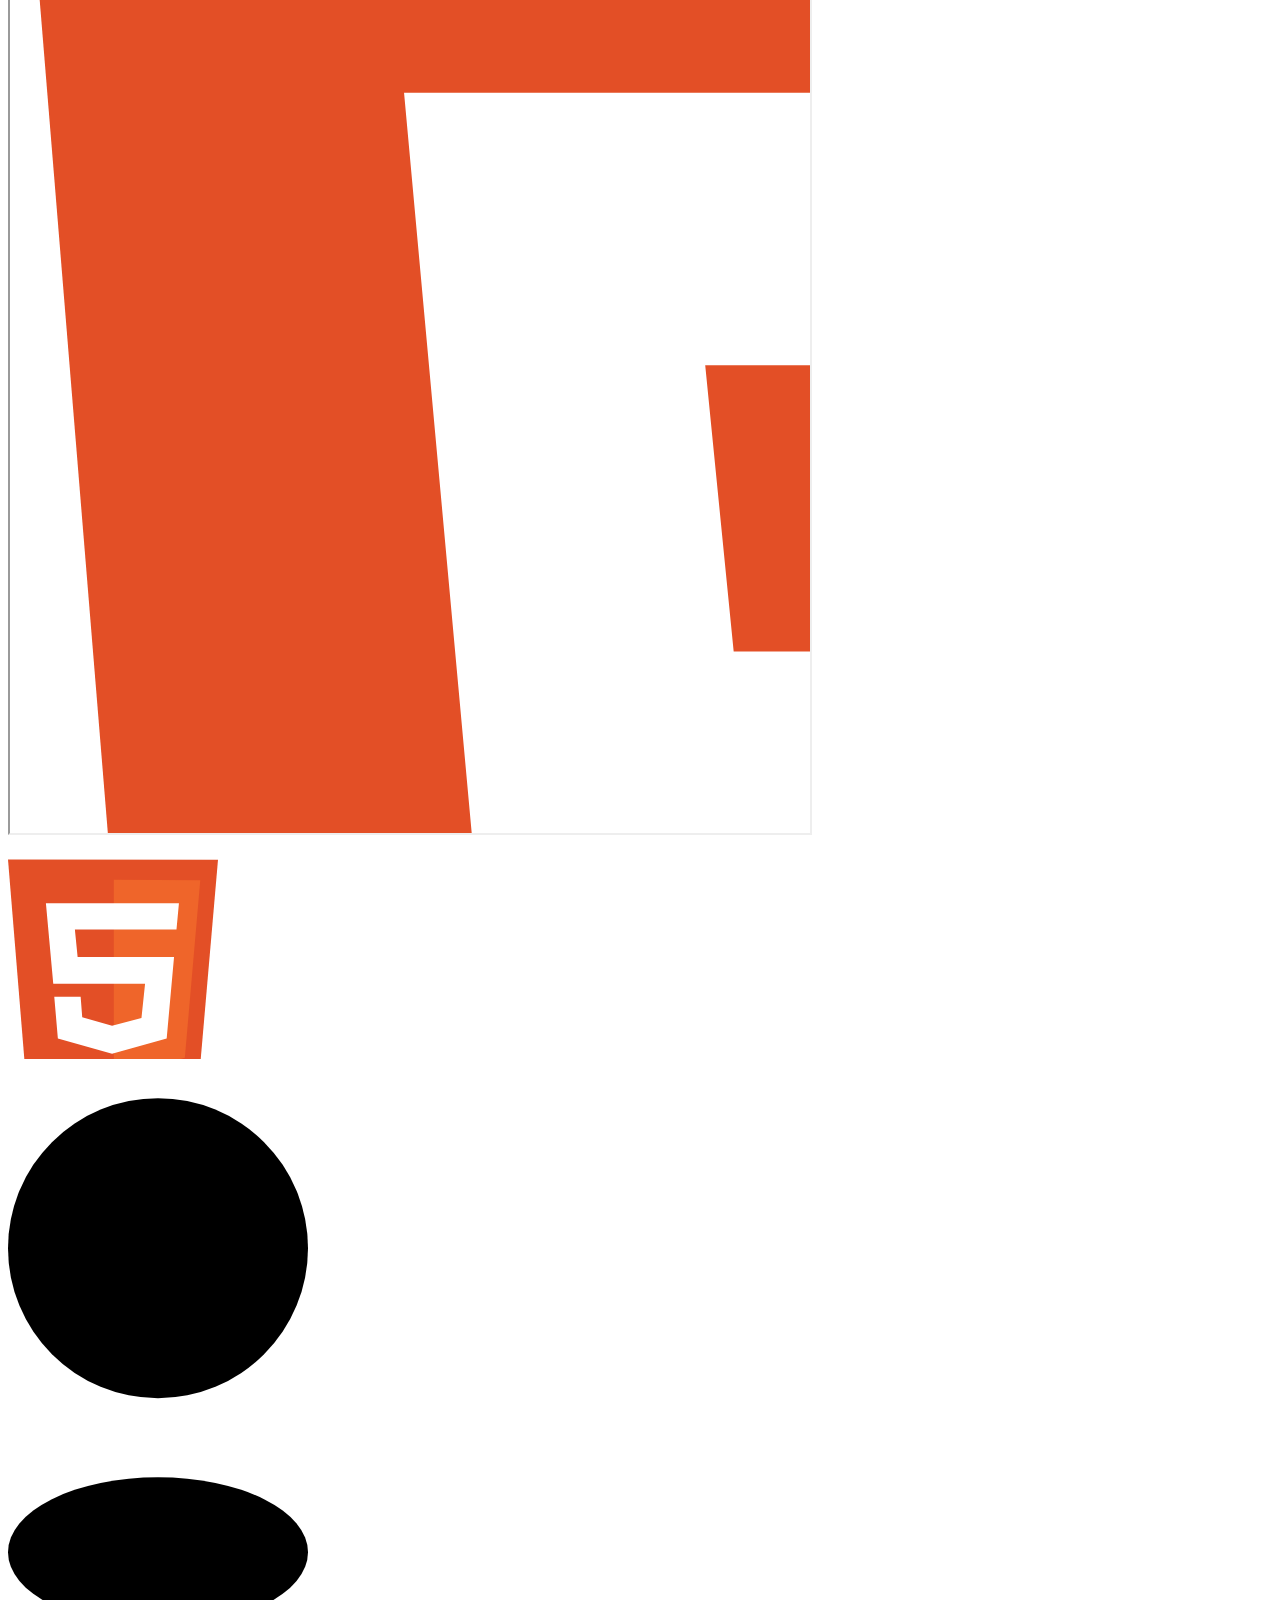
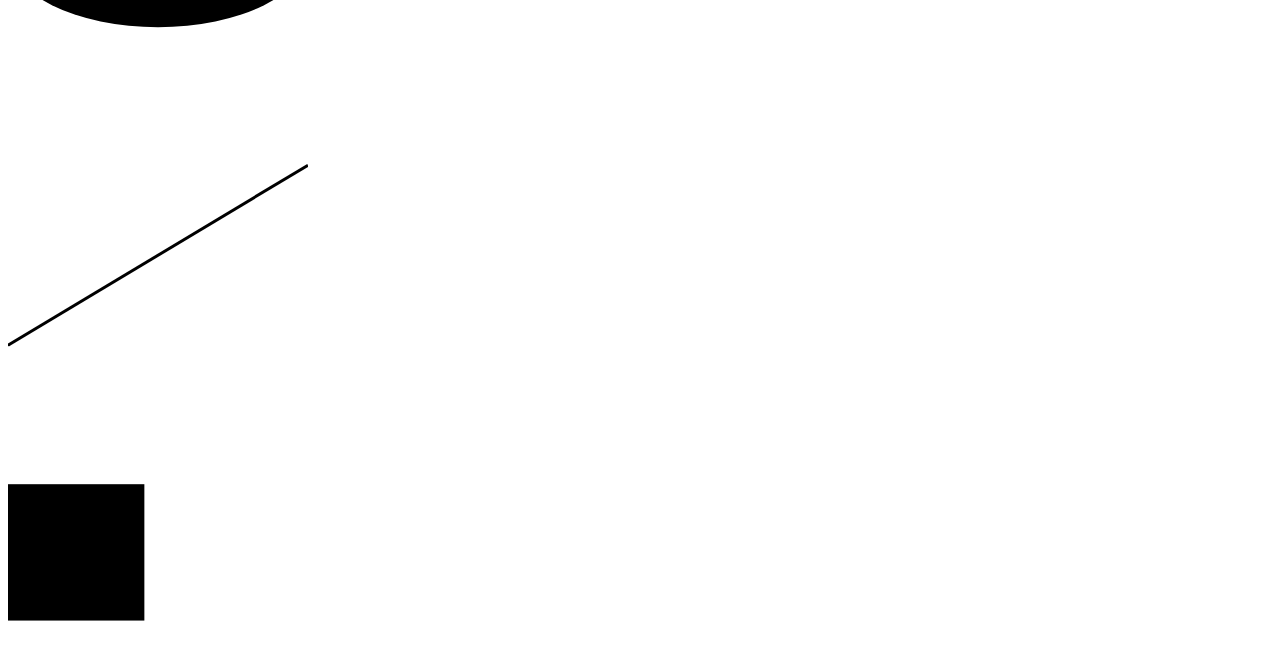
<file: 045 HTML SVG/index.html>
<!DOCTYPE html>
<html lang="en">
  <head>
    <meta charset="UTF-8" />
    <meta http-equiv="X-UA-Compatible" content="IE=edge" />
    <meta name="viewport" content="width=device-width, initial-scale=1.0" />
    <title>Document</title>
    <style>
      .svg_css {
        background: url(html-icon.svg);
        background-size: cover;
        width: 210px;
        height: 200px;
        margin-top: 20px;
      }

      .elements {
        width: 300px;
        height: 1200px;
        display: flex;
        flex-wrap: wrap;
      }
    </style>
  </head>
  <body>
    <h1>Contoh SVG</h1>

    <!-- contoh img -->
    <img src="./html-icon.svg" src="icon html" width="300" /><br />

    <!-- contoh inline -->

    <svg
      fill="none"
      height="800"
      width="600"
      xmlns="http://www.w3.org/2000/svg"
      viewBox="0 0 124 141.53199999999998"
    >
      <path
        d="M10.383 126.894L0 0l124 .255-10.979 126.639-50.553 14.638z"
        fill="#e34f26"
      />
      <path
        d="M62.468 129.277V12.085l51.064.17-9.106 104.851z"
        fill="#ef652a"
      />
      <path
        d="M99.49 41.362l1.446-15.49H22.383l4.34 47.49h54.213L78.81 93.617l-17.362 4.68-17.617-5.106-.936-12.085H27.319l2.128 24.681 32 8.936 32.255-8.936 4.34-48.17H41.107L39.49 41.362z"
        fill="#fff"
      />
    </svg>
    <br />

    <!-- contoh iframe -->
    <iframe src="html-icon.svg" width="800" height="1200"></iframe><br />

    <!-- contoh css -->
    <div class="svg_css"></div>

    <!-- element svg -->
    <div class="elements" style="">
      <!-- circle -->
      <svg viewBox="0 0 100 100" xmlns="http://www.w3.org/2000/svg">
        <circle cx="50" cy="50" r="50" />
      </svg>

      <!-- ellipse -->
      <svg viewBox="0 0 200 100" xmlns="http://www.w3.org/2000/svg">
        <ellipse cx="100" cy="50" rx="100" ry="50" />
      </svg>

      <!-- line -->
      <svg viewBox="0 0 100 100" xmlns="http://www.w3.org/2000/svg">
        <line x1="0" y1="80" x2="100" y2="20" stroke="black" />

        <!-- If you do not specify the stroke
             color the line will not be visible -->
      </svg>

      <!-- rect -->
      <svg viewBox="0 0 220 100" xmlns="http://www.w3.org/2000/svg">
        <rect width="100" height="100" />
      </svg>
    </div>
  </body>
</html>
</file>
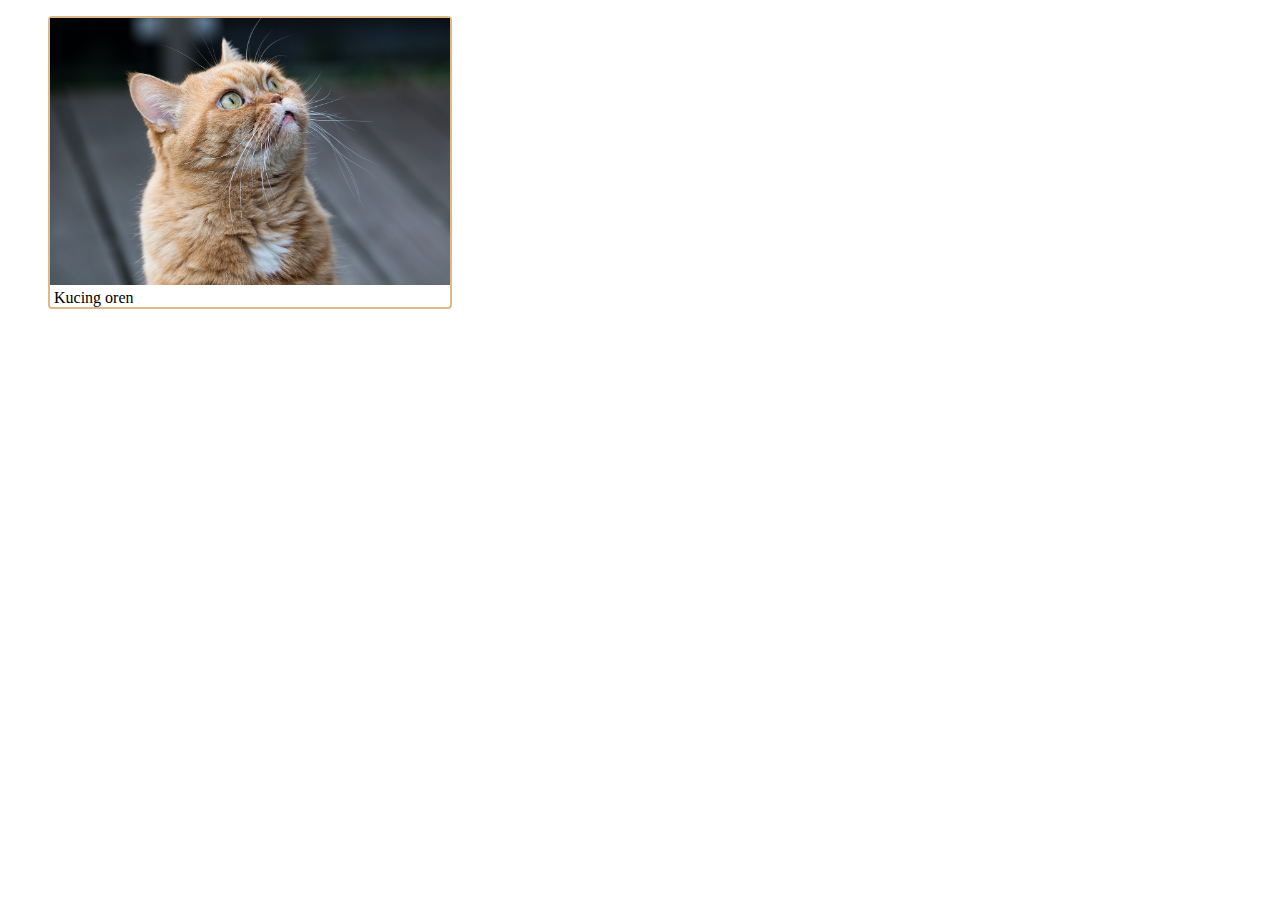
<file: 046 HTML Figure/index.html>
<!DOCTYPE html>
<html lang="en">
  <head>
    <meta charset="UTF-8" />
    <meta http-equiv="X-UA-Compatible" content="IE=edge" />
    <meta name="viewport" content="width=device-width, initial-scale=1.0" />
    <title>Document</title>
    <style>
      figure {
        width: 400px;
        border: 2px solid burlywood;
        border-radius: 4px;
      }
      figure img {
        width: 100%;
      }

      figcaption {
        padding-left: 4px;
      }
    </style>
  </head>
  <body>
    <!-- contoh figure yang berisi gambar -->
    <figure>
      <img src="kucing-oren.jpg" alt="kucing oren" />
      <figcaption>Kucing oren</figcaption>
    </figure>
  </body>
</html>
</file>
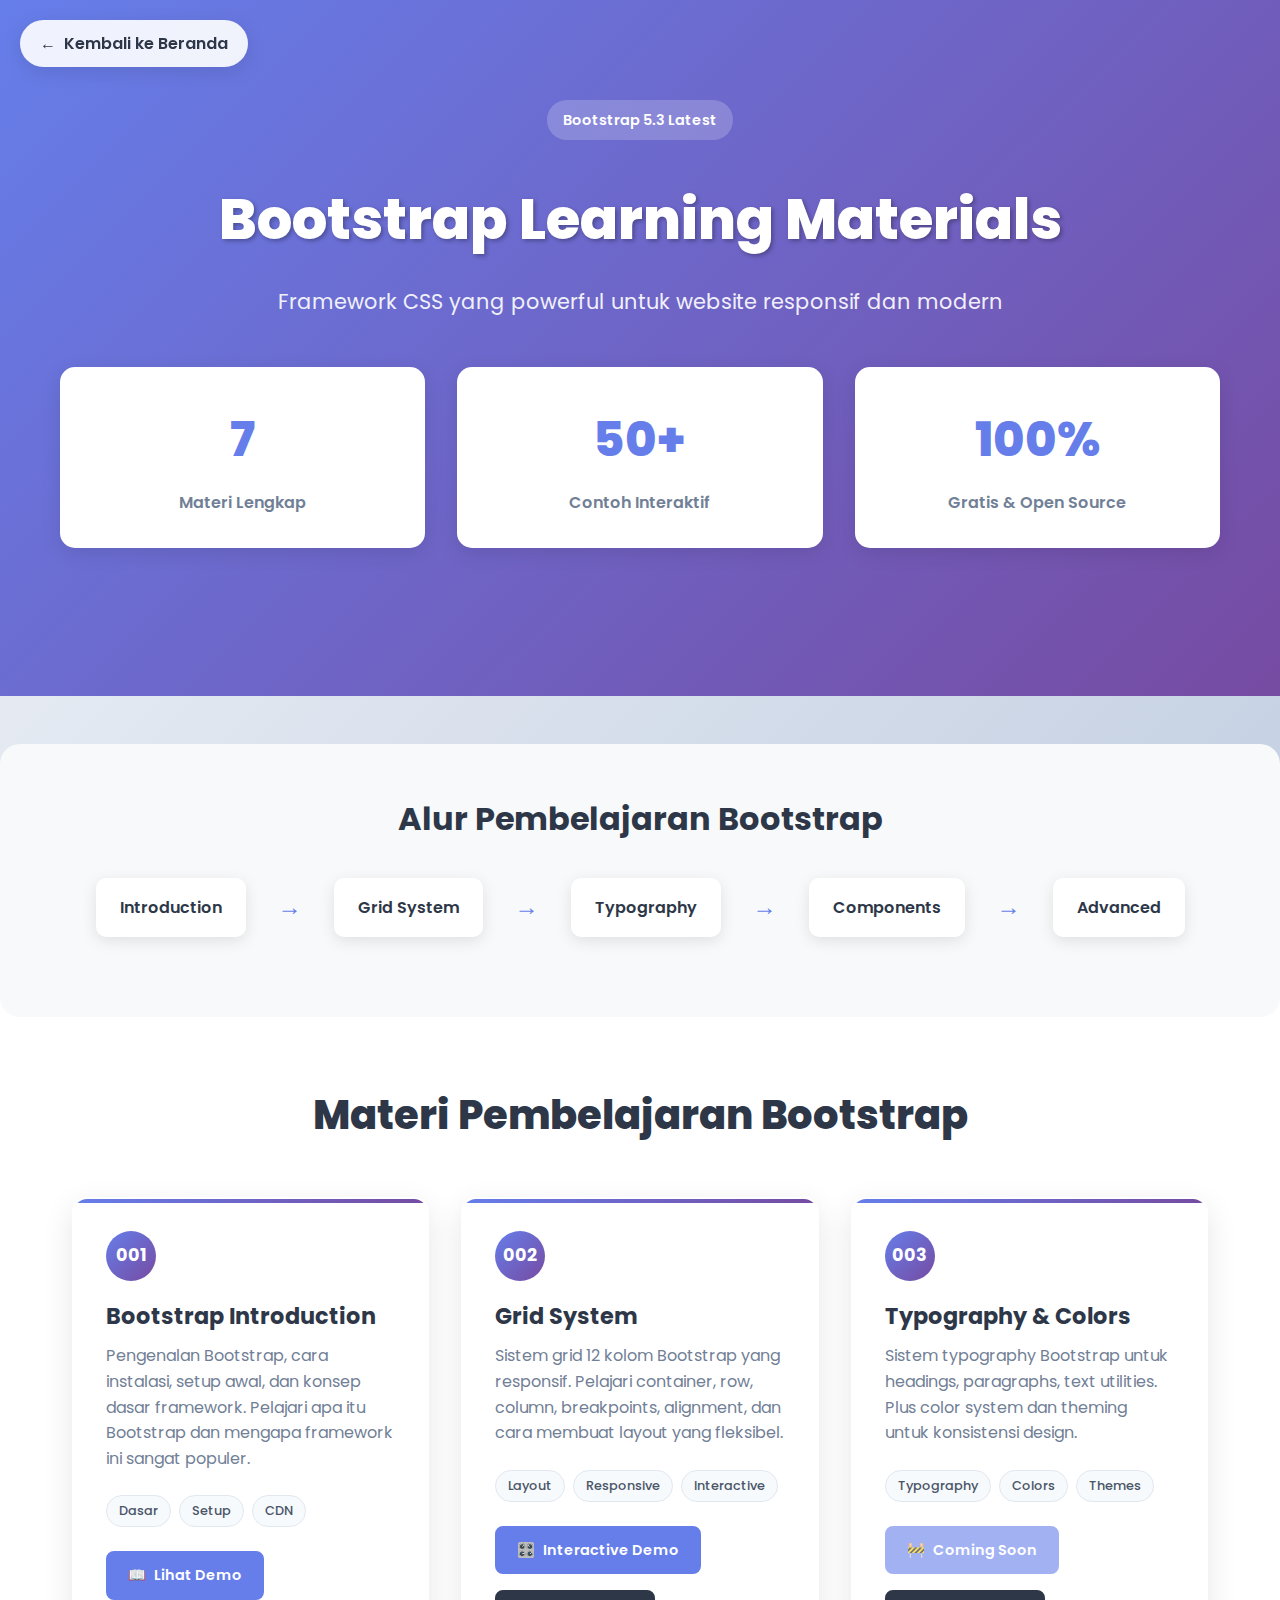
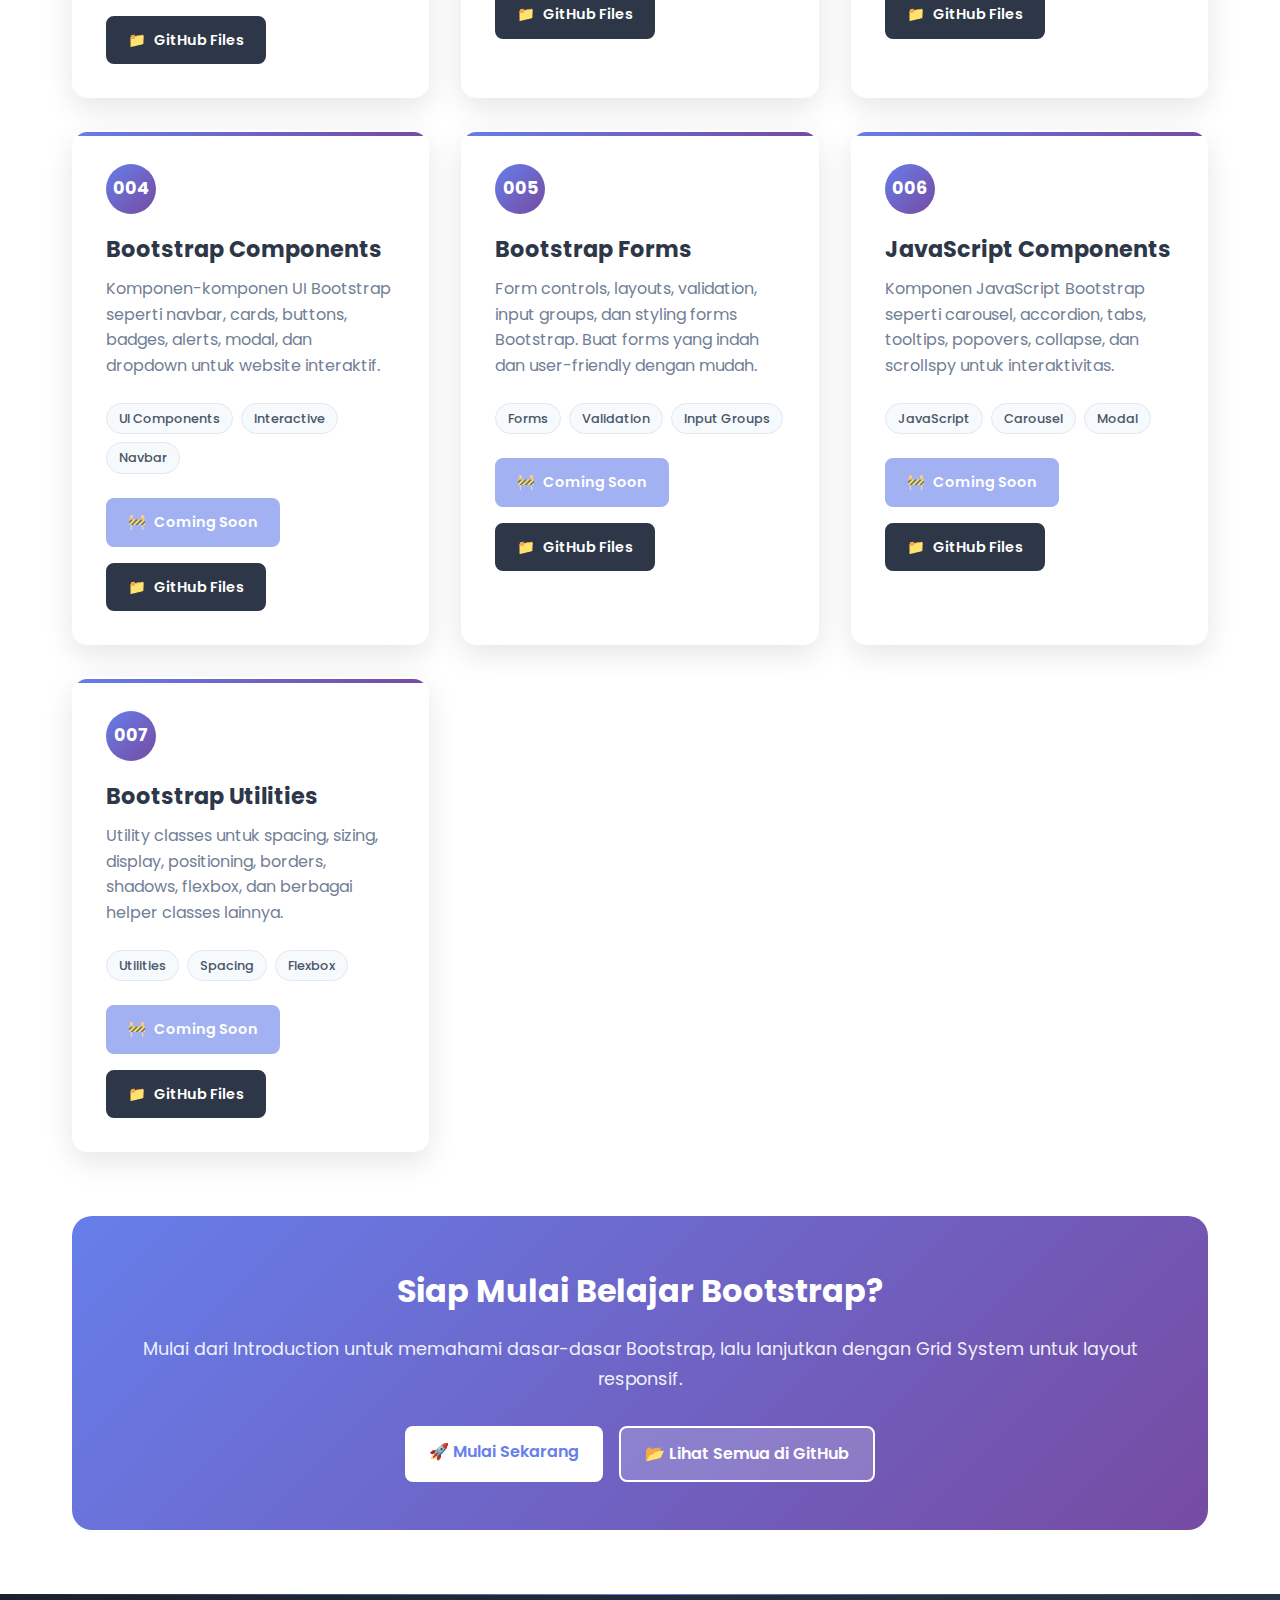
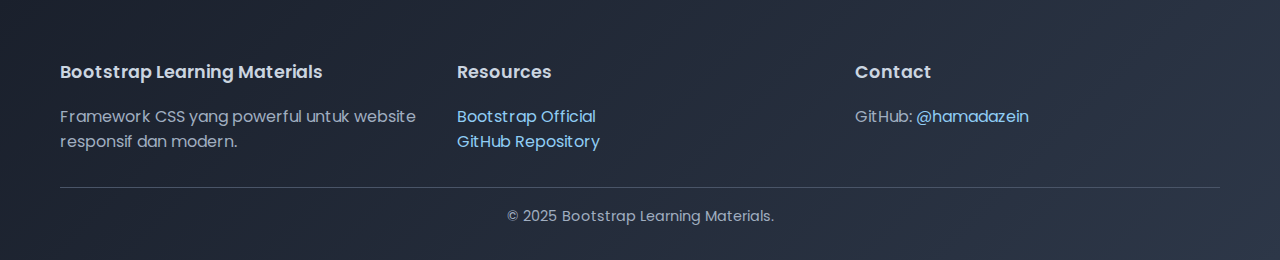
<file: Bootstrap-Materials/index.html>
<!DOCTYPE html>
<html lang="id-ID">
<head>
    <meta charset="UTF-8">
    <meta name="viewport" content="width=device-width, initial-scale=1.0">
    <meta name="description" content="Materi pembelajaran Bootstrap lengkap dari dasar hingga mahir. Tutorial Bootstrap dalam bahasa Indonesia.">
    <meta name="keywords" content="Bootstrap, tutorial, framework CSS, responsive design, Indonesia">
    <meta name="author" content="Materi Pemrograman Web">
    <title>Bootstrap Learning Materials</title>
    <link rel="stylesheet" href="../style.css">
    <link rel="preconnect" href="https://fonts.googleapis.com">
    <link rel="preconnect" href="https://fonts.gstatic.com" crossorigin>
    <link href="https://fonts.googleapis.com/css2?family=Poppins:wght@300;400;500;600;700;800&display=swap" rel="stylesheet">
    <style>
        .bootstrap-hero {
            background: linear-gradient(135deg, #667eea 0%, #764ba2 100%);
            color: white;
            padding: 100px 0;
            text-align: center;
        }
        .bootstrap-hero h1 {
            font-size: 3.5rem;
            font-weight: 800;
            margin-bottom: 1rem;
            text-shadow: 2px 2px 4px rgba(0,0,0,0.3);
        }
        .bootstrap-hero .lead {
            font-size: 1.3rem;
            margin-bottom: 2rem;
            opacity: 0.9;
        }
        .bootstrap-version {
            display: inline-block;
            background: rgba(255,255,255,0.2);
            padding: 8px 16px;
            border-radius: 25px;
            font-size: 0.9rem;
            font-weight: 600;
            margin-bottom: 2rem;
        }
        .materials-grid {
            display: grid;
            grid-template-columns: repeat(auto-fit, minmax(350px, 1fr));
            gap: 2rem;
            margin: 3rem 0;
        }
        .material-card {
            background: white;
            border-radius: 15px;
            padding: 2rem;
            box-shadow: 0 10px 30px rgba(0,0,0,0.1);
            transition: all 0.3s ease;
            border: 2px solid transparent;
            position: relative;
            overflow: hidden;
        }
        .material-card::before {
            content: '';
            position: absolute;
            top: 0;
            left: 0;
            right: 0;
            height: 4px;
            background: linear-gradient(90deg, #667eea, #764ba2);
        }
        .material-card:hover {
            transform: translateY(-10px);
            box-shadow: 0 20px 40px rgba(0,0,0,0.15);
            border-color: #667eea;
        }
        .material-number {
            display: inline-block;
            background: linear-gradient(135deg, #667eea, #764ba2);
            color: white;
            width: 50px;
            height: 50px;
            border-radius: 50%;
            display: flex;
            align-items: center;
            justify-content: center;
            font-weight: 700;
            font-size: 1.1rem;
            margin-bottom: 1rem;
        }
        .material-title {
            font-size: 1.4rem;
            font-weight: 700;
            color: #2d3748;
            margin-bottom: 0.5rem;
        }
        .material-description {
            color: #718096;
            line-height: 1.6;
            margin-bottom: 1.5rem;
        }
        .material-tags {
            display: flex;
            flex-wrap: wrap;
            gap: 0.5rem;
            margin-bottom: 1.5rem;
        }
        .material-tag {
            background: #f7fafc;
            color: #4a5568;
            padding: 4px 12px;
            border-radius: 20px;
            font-size: 0.8rem;
            font-weight: 500;
            border: 1px solid #e2e8f0;
        }
        .material-links {
            display: flex;
            gap: 1rem;
            flex-wrap: wrap;
        }
        .material-btn {
            display: inline-flex;
            align-items: center;
            gap: 0.5rem;
            padding: 10px 20px;
            border-radius: 8px;
            text-decoration: none;
            font-weight: 600;
            font-size: 0.9rem;
            transition: all 0.3s ease;
            border: 2px solid;
        }
        .btn-demo {
            background: #667eea;
            color: white;
            border-color: #667eea;
        }
        .btn-demo:hover {
            background: #5a67d8;
            color: white;
            transform: translateY(-2px);
        }
        .btn-github {
            background: #2d3748;
            color: white;
            border-color: #2d3748;
        }
        .btn-github:hover {
            background: #1a202c;
            color: white;
            transform: translateY(-2px);
        }
        .progress-section {
            background: #f8f9fa;
            padding: 3rem 0;
            border-radius: 20px;
            margin: 3rem 0;
        }
        .progress-title {
            text-align: center;
            font-size: 2rem;
            font-weight: 700;
            color: #2d3748;
            margin-bottom: 2rem;
        }
        .learning-path {
            display: flex;
            align-items: center;
            justify-content: center;
            flex-wrap: wrap;
            gap: 1rem;
            margin: 2rem 0;
        }
        .path-item {
            display: flex;
            align-items: center;
            background: white;
            padding: 1rem 1.5rem;
            border-radius: 10px;
            box-shadow: 0 4px 15px rgba(0,0,0,0.1);
            font-weight: 600;
            color: #2d3748;
        }
        .path-arrow {
            font-size: 1.5rem;
            color: #667eea;
            margin: 0 1rem;
        }
        .stats-grid {
            display: grid;
            grid-template-columns: repeat(auto-fit, minmax(200px, 1fr));
            gap: 2rem;
            margin: 3rem 0;
        }
        .stat-card {
            text-align: center;
            background: white;
            padding: 2rem;
            border-radius: 15px;
            box-shadow: 0 5px 20px rgba(0,0,0,0.1);
        }
        .stat-number {
            font-size: 3rem;
            font-weight: 800;
            color: #667eea;
            display: block;
        }
        .stat-label {
            color: #718096;
            font-weight: 600;
            margin-top: 0.5rem;
        }
        .back-nav {
            position: fixed;
            top: 20px;
            left: 20px;
            z-index: 1000;
            background: rgba(255,255,255,0.9);
            backdrop-filter: blur(10px);
            border-radius: 50px;
            padding: 10px 20px;
            box-shadow: 0 5px 20px rgba(0,0,0,0.1);
        }
        .back-nav a {
            display: flex;
            align-items: center;
            gap: 0.5rem;
            text-decoration: none;
            color: #2d3748;
            font-weight: 600;
        }
        .back-nav a:hover {
            color: #667eea;
        }
    </style>
</head>
<body>
    <!-- Back Navigation -->
    <div class="back-nav">
        <a href="../index.html">
            <span>←</span>
            Kembali ke Beranda
        </a>
    </div>

    <!-- Hero Section -->
    <section class="bootstrap-hero">
        <div class="container">
            <div class="bootstrap-version">Bootstrap 5.3 Latest</div>
            <h1>Bootstrap Learning Materials</h1>
            <p class="lead">Framework CSS yang powerful untuk website responsif dan modern</p>
            <div class="stats-grid" style="margin-top: 3rem;">
                <div class="stat-card">
                    <span class="stat-number">7</span>
                    <div class="stat-label">Materi Lengkap</div>
                </div>
                <div class="stat-card">
                    <span class="stat-number">50+</span>
                    <div class="stat-label">Contoh Interaktif</div>
                </div>
                <div class="stat-card">
                    <span class="stat-number">100%</span>
                    <div class="stat-label">Gratis & Open Source</div>
                </div>
            </div>
        </div>
    </section>

    <!-- Learning Path -->
    <section class="progress-section">
        <div class="container">
            <h2 class="progress-title">Alur Pembelajaran Bootstrap</h2>
            <div class="learning-path">
                <div class="path-item">Introduction</div>
                <div class="path-arrow">→</div>
                <div class="path-item">Grid System</div>
                <div class="path-arrow">→</div>
                <div class="path-item">Typography</div>
                <div class="path-arrow">→</div>
                <div class="path-item">Components</div>
                <div class="path-arrow">→</div>
                <div class="path-item">Advanced</div>
            </div>
        </div>
    </section>

    <!-- Main Content -->
    <main class="container" style="margin: 4rem auto; padding: 0 2rem;">
        <h2 style="text-align: center; font-size: 2.5rem; font-weight: 800; color: #2d3748; margin-bottom: 3rem;">
            Materi Pembelajaran Bootstrap
        </h2>

        <div class="materials-grid">
            <!-- 001 Bootstrap Introduction -->
            <div class="material-card">
                <div class="material-number">001</div>
                <h3 class="material-title">Bootstrap Introduction</h3>
                <p class="material-description">
                    Pengenalan Bootstrap, cara instalasi, setup awal, dan konsep dasar framework. 
                    Pelajari apa itu Bootstrap dan mengapa framework ini sangat populer.
                </p>
                <div class="material-tags">
                    <span class="material-tag">Dasar</span>
                    <span class="material-tag">Setup</span>
                    <span class="material-tag">CDN</span>
                </div>
                <div class="material-links">
                    <a href="001 Bootstrap Introduction/index.html" class="material-btn btn-demo">
                        <span>📖</span> Lihat Demo
                    </a>
                    <a href="https://github.com/hamadazein/web/tree/main/Bootstrap-Materials/001%20Bootstrap%20Introduction" target="_blank" class="material-btn btn-github">
                        <span>📁</span> GitHub Files
                    </a>
                </div>
            </div>

            <!-- 002 Grid System -->
            <div class="material-card">
                <div class="material-number">002</div>
                <h3 class="material-title">Grid System</h3>
                <p class="material-description">
                    Sistem grid 12 kolom Bootstrap yang responsif. Pelajari container, row, column, 
                    breakpoints, alignment, dan cara membuat layout yang fleksibel.
                </p>
                <div class="material-tags">
                    <span class="material-tag">Layout</span>
                    <span class="material-tag">Responsive</span>
                    <span class="material-tag">Interactive</span>
                </div>
                <div class="material-links">
                    <a href="002 Grid System/index.html" class="material-btn btn-demo">
                        <span>🎛️</span> Interactive Demo
                    </a>
                    <a href="https://github.com/hamadazein/web/tree/main/Bootstrap-Materials/002%20Grid%20System" target="_blank" class="material-btn btn-github">
                        <span>📁</span> GitHub Files
                    </a>
                </div>
            </div>

            <!-- 003 Typography & Colors -->
            <div class="material-card">
                <div class="material-number">003</div>
                <h3 class="material-title">Typography & Colors</h3>
                <p class="material-description">
                    Sistem typography Bootstrap untuk headings, paragraphs, text utilities. 
                    Plus color system dan theming untuk konsistensi design.
                </p>
                <div class="material-tags">
                    <span class="material-tag">Typography</span>
                    <span class="material-tag">Colors</span>
                    <span class="material-tag">Themes</span>
                </div>
                <div class="material-links">
                    <a href="#" class="material-btn btn-demo" style="opacity: 0.6; cursor: not-allowed;">
                        <span>🚧</span> Coming Soon
                    </a>
                    <a href="https://github.com/hamadazein/web/tree/main/Bootstrap-Materials/003%20Typography%20&%20Colors" target="_blank" class="material-btn btn-github">
                        <span>📁</span> GitHub Files
                    </a>
                </div>
            </div>

            <!-- 004 Components -->
            <div class="material-card">
                <div class="material-number">004</div>
                <h3 class="material-title">Bootstrap Components</h3>
                <p class="material-description">
                    Komponen-komponen UI Bootstrap seperti navbar, cards, buttons, badges, alerts, 
                    modal, dan dropdown untuk website interaktif.
                </p>
                <div class="material-tags">
                    <span class="material-tag">UI Components</span>
                    <span class="material-tag">Interactive</span>
                    <span class="material-tag">Navbar</span>
                </div>
                <div class="material-links">
                    <a href="#" class="material-btn btn-demo" style="opacity: 0.6; cursor: not-allowed;">
                        <span>🚧</span> Coming Soon
                    </a>
                    <a href="https://github.com/hamadazein/web/tree/main/Bootstrap-Materials/004%20Components" target="_blank" class="material-btn btn-github">
                        <span>📁</span> GitHub Files
                    </a>
                </div>
            </div>

            <!-- 005 Forms -->
            <div class="material-card">
                <div class="material-number">005</div>
                <h3 class="material-title">Bootstrap Forms</h3>
                <p class="material-description">
                    Form controls, layouts, validation, input groups, dan styling forms Bootstrap. 
                    Buat forms yang indah dan user-friendly dengan mudah.
                </p>
                <div class="material-tags">
                    <span class="material-tag">Forms</span>
                    <span class="material-tag">Validation</span>
                    <span class="material-tag">Input Groups</span>
                </div>
                <div class="material-links">
                    <a href="#" class="material-btn btn-demo" style="opacity: 0.6; cursor: not-allowed;">
                        <span>🚧</span> Coming Soon
                    </a>
                    <a href="https://github.com/hamadazein/web/tree/main/Bootstrap-Materials/005%20Forms" target="_blank" class="material-btn btn-github">
                        <span>📁</span> GitHub Files
                    </a>
                </div>
            </div>

            <!-- 006 JavaScript Components -->
            <div class="material-card">
                <div class="material-number">006</div>
                <h3 class="material-title">JavaScript Components</h3>
                <p class="material-description">
                    Komponen JavaScript Bootstrap seperti carousel, accordion, tabs, tooltips, 
                    popovers, collapse, dan scrollspy untuk interaktivitas.
                </p>
                <div class="material-tags">
                    <span class="material-tag">JavaScript</span>
                    <span class="material-tag">Carousel</span>
                    <span class="material-tag">Modal</span>
                </div>
                <div class="material-links">
                    <a href="#" class="material-btn btn-demo" style="opacity: 0.6; cursor: not-allowed;">
                        <span>🚧</span> Coming Soon
                    </a>
                    <a href="https://github.com/hamadazein/web/tree/main/Bootstrap-Materials/006%20JavaScript%20Components" target="_blank" class="material-btn btn-github">
                        <span>📁</span> GitHub Files
                    </a>
                </div>
            </div>

            <!-- 007 Utilities -->
            <div class="material-card">
                <div class="material-number">007</div>
                <h3 class="material-title">Bootstrap Utilities</h3>
                <p class="material-description">
                    Utility classes untuk spacing, sizing, display, positioning, borders, shadows, 
                    flexbox, dan berbagai helper classes lainnya.
                </p>
                <div class="material-tags">
                    <span class="material-tag">Utilities</span>
                    <span class="material-tag">Spacing</span>
                    <span class="material-tag">Flexbox</span>
                </div>
                <div class="material-links">
                    <a href="#" class="material-btn btn-demo" style="opacity: 0.6; cursor: not-allowed;">
                        <span>🚧</span> Coming Soon
                    </a>
                    <a href="https://github.com/hamadazein/web/tree/main/Bootstrap-Materials/007%20Utilities" target="_blank" class="material-btn btn-github">
                        <span>📁</span> GitHub Files
                    </a>
                </div>
            </div>
        </div>

        <!-- Additional Resources -->
        <section style="margin: 4rem 0; text-align: center; background: linear-gradient(135deg, #667eea 0%, #764ba2 100%); color: white; padding: 3rem; border-radius: 20px;">
            <h3 style="font-size: 2rem; font-weight: 700; margin-bottom: 1rem;">
                Siap Mulai Belajar Bootstrap?
            </h3>
            <p style="font-size: 1.1rem; opacity: 0.9; margin-bottom: 2rem;">
                Mulai dari Introduction untuk memahami dasar-dasar Bootstrap, lalu lanjutkan dengan Grid System untuk layout responsif.
            </p>
            <div style="display: flex; gap: 1rem; justify-content: center; flex-wrap: wrap;">
                <a href="001 Bootstrap Introduction/index.html" style="background: white; color: #667eea; padding: 12px 24px; border-radius: 8px; text-decoration: none; font-weight: 600;">
                    🚀 Mulai Sekarang
                </a>
                <a href="https://github.com/hamadazein/web/tree/main/Bootstrap-Materials" target="_blank" style="background: rgba(255,255,255,0.2); color: white; padding: 12px 24px; border-radius: 8px; text-decoration: none; font-weight: 600; border: 2px solid white;">
                    📂 Lihat Semua di GitHub
                </a>
            </div>
        </section>
    </main>

    <!-- Footer -->
    <footer class="footer">
        <div class="container">
            <div class="footer-content">
                <div class="footer-section">
                    <h4>Bootstrap Learning Materials</h4>
                    <p>Framework CSS yang powerful untuk website responsif dan modern.</p>
                </div>
                <div class="footer-section">
                    <h4>Resources</h4>
                    <p><a href="https://getbootstrap.com/" target="_blank">Bootstrap Official</a></p>
                    <p><a href="https://github.com/hamadazein/web" target="_blank">GitHub Repository</a></p>
                </div>
                <div class="footer-section">
                    <h4>Contact</h4>
                    <p>GitHub: <a href="https://github.com/hamadazein" target="_blank">@hamadazein</a></p>
                </div>
            </div>
            <div class="footer-bottom">
                <p>&copy; 2025 Bootstrap Learning Materials.</p>
            </div>
        </div>
    </footer>
</body>
</html>
</file>
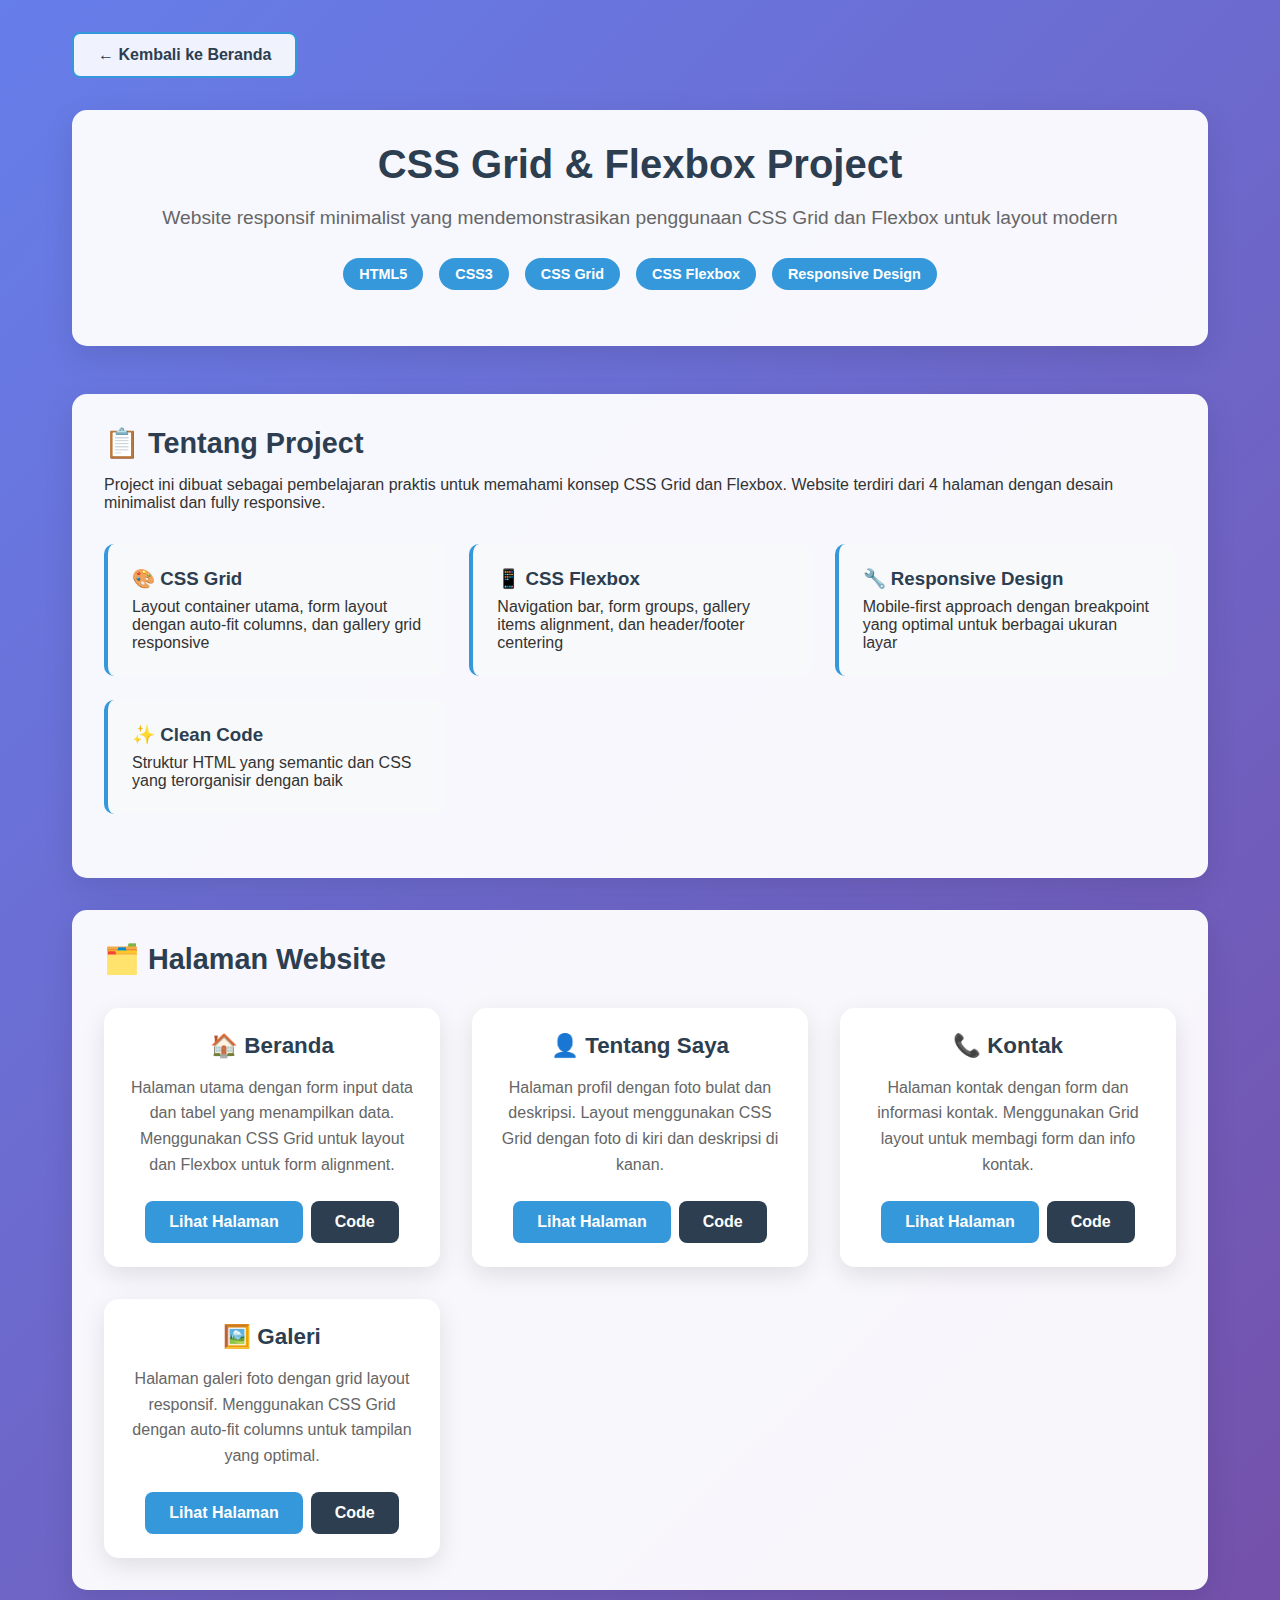
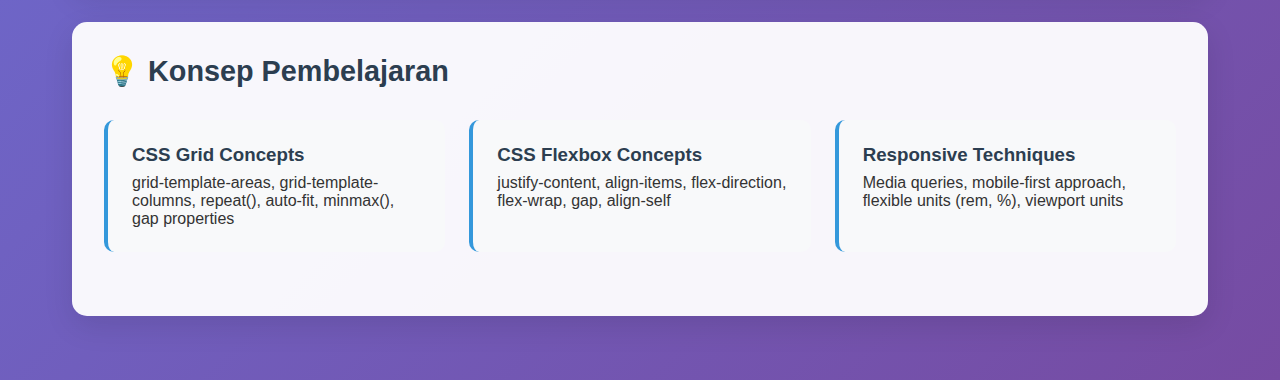
<file: CSS Grid Flexbox Project/index.html>
<!DOCTYPE html>
<html lang="en">
<head>
    <meta charset="UTF-8">
    <meta name="viewport" content="width=device-width, initial-scale=1.0">
    <title>CSS Grid & Flexbox Project</title>
    <style>
        * {
            margin: 0;
            padding: 0;
            box-sizing: border-box;
        }
        
        body {
            font-family: 'Arial', sans-serif;
            background: linear-gradient(135deg, #667eea 0%, #764ba2 100%);
            min-height: 100vh;
            color: #333;
        }
        
        .container {
            max-width: 1200px;
            margin: 0 auto;
            padding: 2rem;
        }
        
        header {
            text-align: center;
            margin-bottom: 3rem;
            background: rgba(255, 255, 255, 0.95);
            padding: 2rem;
            border-radius: 15px;
            box-shadow: 0 10px 30px rgba(0,0,0,0.1);
        }
        
        header h1 {
            color: #2c3e50;
            font-size: 2.5rem;
            margin-bottom: 1rem;
        }
        
        header p {
            color: #666;
            font-size: 1.2rem;
            line-height: 1.6;
        }
        
        .project-info {
            background: rgba(255, 255, 255, 0.95);
            padding: 2rem;
            border-radius: 15px;
            margin-bottom: 2rem;
            box-shadow: 0 10px 30px rgba(0,0,0,0.1);
        }
        
        .project-info h2 {
            color: #2c3e50;
            margin-bottom: 1rem;
            font-size: 1.8rem;
        }
        
        .features {
            display: grid;
            grid-template-columns: repeat(auto-fit, minmax(300px, 1fr));
            gap: 1.5rem;
            margin: 2rem 0;
        }
        
        .feature {
            background: #f8f9fa;
            padding: 1.5rem;
            border-radius: 10px;
            border-left: 4px solid #3498db;
        }
        
        .feature h3 {
            color: #2c3e50;
            margin-bottom: 0.5rem;
        }
        
        .pages-grid {
            display: grid;
            grid-template-columns: repeat(auto-fit, minmax(280px, 1fr));
            gap: 2rem;
            margin-top: 2rem;
        }
        
        .page-card {
            background: rgba(255, 255, 255, 0.95);
            border-radius: 15px;
            padding: 1.5rem;
            text-align: center;
            box-shadow: 0 8px 25px rgba(0,0,0,0.1);
            transition: all 0.3s ease;
        }
        
        .page-card:hover {
            transform: translateY(-5px);
            box-shadow: 0 15px 40px rgba(0,0,0,0.15);
        }
        
        .page-card h3 {
            color: #2c3e50;
            margin-bottom: 1rem;
            font-size: 1.4rem;
        }
        
        .page-card p {
            color: #666;
            margin-bottom: 1.5rem;
            line-height: 1.6;
        }
        
        .btn {
            display: inline-block;
            padding: 0.75rem 1.5rem;
            background: #3498db;
            color: white;
            text-decoration: none;
            border-radius: 8px;
            font-weight: 600;
            transition: background-color 0.3s;
        }
        
        .btn:hover {
            background: #2980b9;
        }
        
        .btn-code {
            background: #2c3e50;
            border: none;
        }
        
        .btn-code:hover {
            background: #34495e;
        }
        
        .page-buttons {
            display: flex;
            gap: 0.5rem;
            justify-content: center;
        }
        
        .back-btn {
            display: inline-block;
            margin-bottom: 2rem;
            padding: 0.75rem 1.5rem;
            background: rgba(255, 255, 255, 0.9);
            color: #2c3e50;
            text-decoration: none;
            border-radius: 8px;
            font-weight: 600;
            transition: all 0.3s;
            border: 2px solid #3498db;
        }
        
        .back-btn:hover {
            background: #3498db;
            color: white;
        }
        
        .tech-stack {
            display: flex;
            flex-wrap: wrap;
            gap: 1rem;
            margin: 1.5rem 0;
            justify-content: center;
        }
        
        .tech-tag {
            background: #3498db;
            color: white;
            padding: 0.5rem 1rem;
            border-radius: 20px;
            font-size: 0.9rem;
            font-weight: 600;
        }
        
        @media (max-width: 768px) {
            .container {
                padding: 1rem;
            }
            
            header h1 {
                font-size: 2rem;
            }
            
            .pages-grid {
                grid-template-columns: 1fr;
            }
        }
    </style>
</head>
<body>
    <div class="container">
        <a href="../index.html" class="back-btn">← Kembali ke Beranda</a>
        
        <header>
            <h1>CSS Grid & Flexbox Project</h1>
            <p>Website responsif minimalist yang mendemonstrasikan penggunaan CSS Grid dan Flexbox untuk layout modern</p>
            
            <div class="tech-stack">
                <span class="tech-tag">HTML5</span>
                <span class="tech-tag">CSS3</span>
                <span class="tech-tag">CSS Grid</span>
                <span class="tech-tag">CSS Flexbox</span>
                <span class="tech-tag">Responsive Design</span>
            </div>
        </header>
        
        <div class="project-info">
            <h2>📋 Tentang Project</h2>
            <p>Project ini dibuat sebagai pembelajaran praktis untuk memahami konsep CSS Grid dan Flexbox. Website terdiri dari 4 halaman dengan desain minimalist dan fully responsive.</p>
            
            <div class="features">
                <div class="feature">
                    <h3>🎨 CSS Grid</h3>
                    <p>Layout container utama, form layout dengan auto-fit columns, dan gallery grid responsive</p>
                </div>
                <div class="feature">
                    <h3>📱 CSS Flexbox</h3>
                    <p>Navigation bar, form groups, gallery items alignment, dan header/footer centering</p>
                </div>
                <div class="feature">
                    <h3>🔧 Responsive Design</h3>
                    <p>Mobile-first approach dengan breakpoint yang optimal untuk berbagai ukuran layar</p>
                </div>
                <div class="feature">
                    <h3>✨ Clean Code</h3>
                    <p>Struktur HTML yang semantic dan CSS yang terorganisir dengan baik</p>
                </div>
            </div>
        </div>
        
        <div class="project-info">
            <h2>🗂️ Halaman Website</h2>
            <div class="pages-grid">
                <div class="page-card">
                    <h3>🏠 Beranda</h3>
                    <p>Halaman utama dengan form input data dan tabel yang menampilkan data. Menggunakan CSS Grid untuk layout dan Flexbox untuk form alignment.</p>
                    <div class="page-buttons">
                        <a href="beranda.html" class="btn">Lihat Halaman</a>
                        <a href="https://github.com/hamadazein/web/blob/main/CSS%20Grid%20Flexbox%20Project/beranda.html" target="_blank" class="btn btn-code">Code</a>
                    </div>
                </div>
                
                <div class="page-card">
                    <h3>👤 Tentang Saya</h3>
                    <p>Halaman profil dengan foto bulat dan deskripsi. Layout menggunakan CSS Grid dengan foto di kiri dan deskripsi di kanan.</p>
                    <div class="page-buttons">
                        <a href="tentang.html" class="btn">Lihat Halaman</a>
                        <a href="https://github.com/hamadazein/web/blob/main/CSS%20Grid%20Flexbox%20Project/tentang.html" target="_blank" class="btn btn-code">Code</a>
                    </div>
                </div>
                
                <div class="page-card">
                    <h3>📞 Kontak</h3>
                    <p>Halaman kontak dengan form dan informasi kontak. Menggunakan Grid layout untuk membagi form dan info kontak.</p>
                    <div class="page-buttons">
                        <a href="kontak.html" class="btn">Lihat Halaman</a>
                        <a href="https://github.com/hamadazein/web/blob/main/CSS%20Grid%20Flexbox%20Project/kontak.html" target="_blank" class="btn btn-code">Code</a>
                    </div>
                </div>
                
                <div class="page-card">
                    <h3>🖼️ Galeri</h3>
                    <p>Halaman galeri foto dengan grid layout responsif. Menggunakan CSS Grid dengan auto-fit columns untuk tampilan yang optimal.</p>
                    <div class="page-buttons">
                        <a href="galeri.html" class="btn">Lihat Halaman</a>
                        <a href="https://github.com/hamadazein/web/blob/main/CSS%20Grid%20Flexbox%20Project/galeri.html" target="_blank" class="btn btn-code">Code</a>
                    </div>
                </div>
            </div>
        </div>
        
        <div class="project-info">
            <h2>💡 Konsep Pembelajaran</h2>
            <div class="features">
                <div class="feature">
                    <h3>CSS Grid Concepts</h3>
                    <p>grid-template-areas, grid-template-columns, repeat(), auto-fit, minmax(), gap properties</p>
                </div>
                <div class="feature">
                    <h3>CSS Flexbox Concepts</h3>
                    <p>justify-content, align-items, flex-direction, flex-wrap, gap, align-self</p>
                </div>
                <div class="feature">
                    <h3>Responsive Techniques</h3>
                    <p>Media queries, mobile-first approach, flexible units (rem, %), viewport units</p>
                </div>
            </div>
        </div>
    </div>
</body>
</html>
</file>
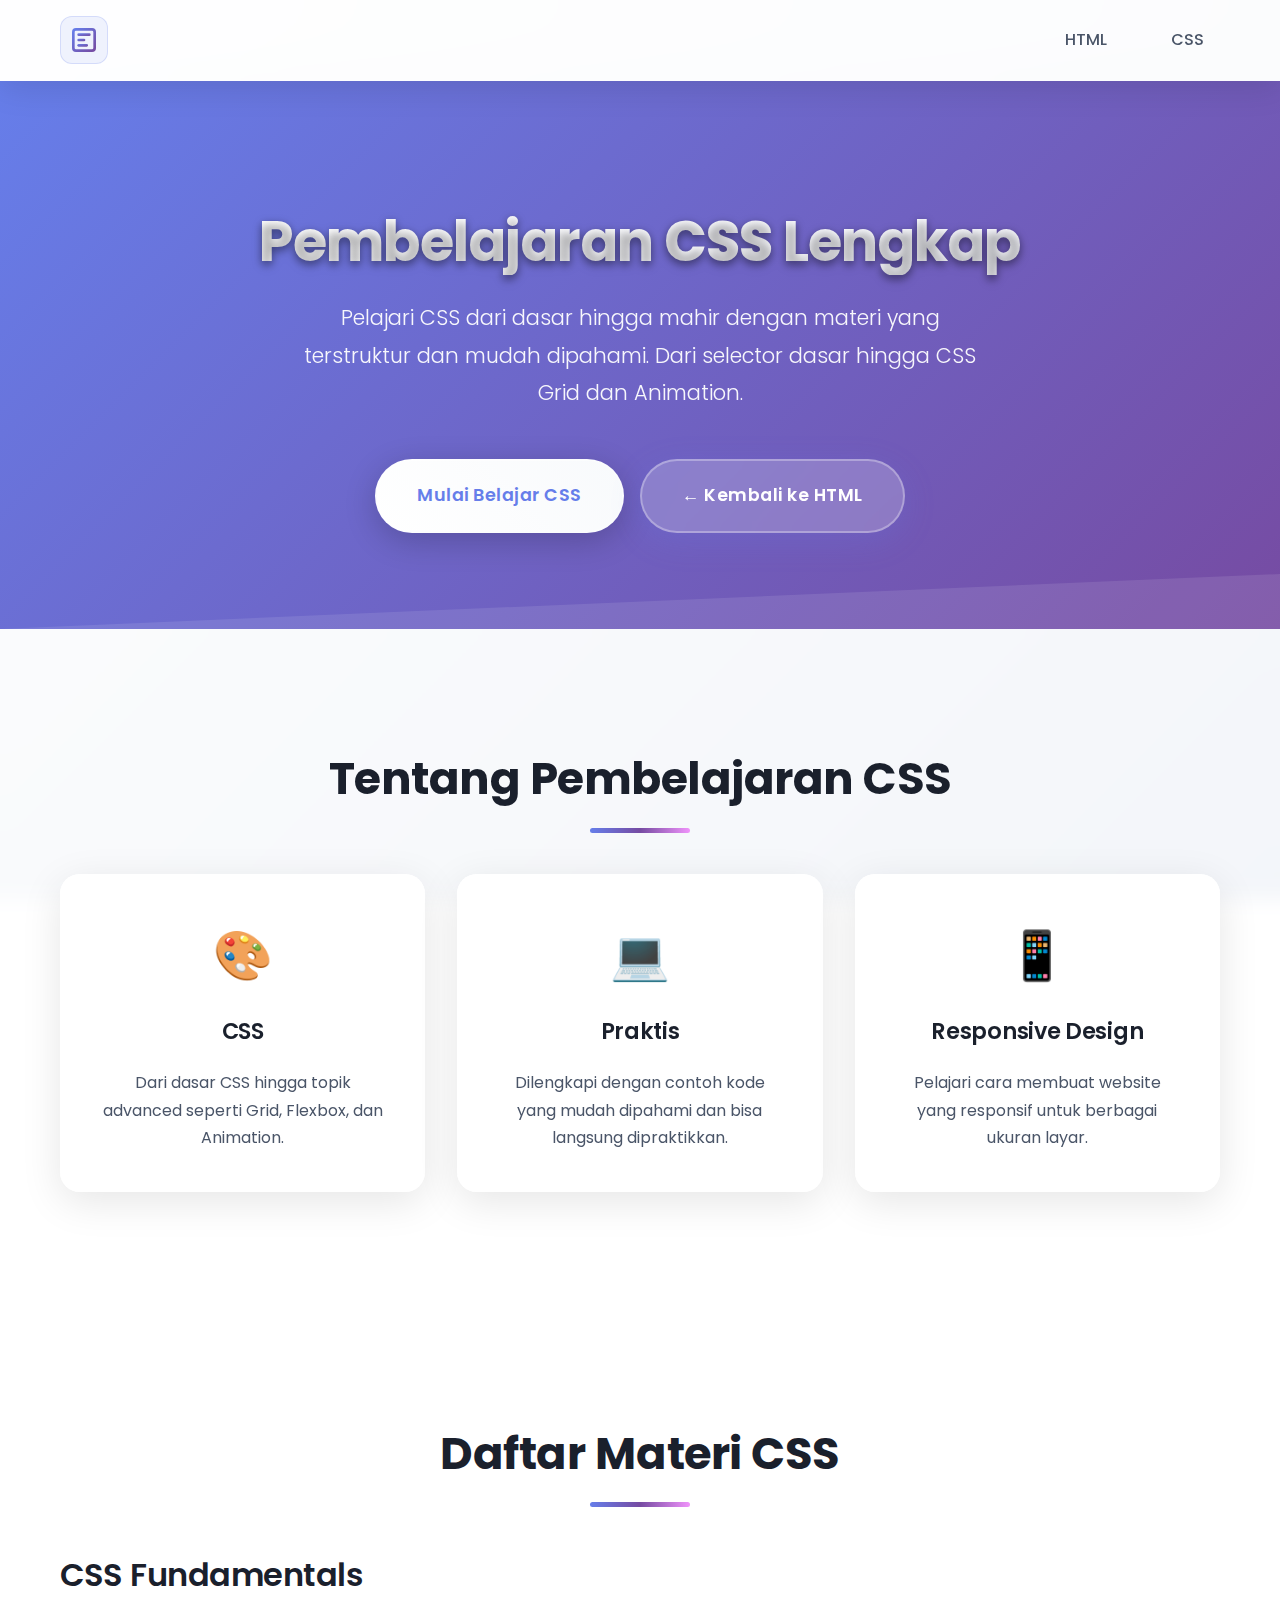
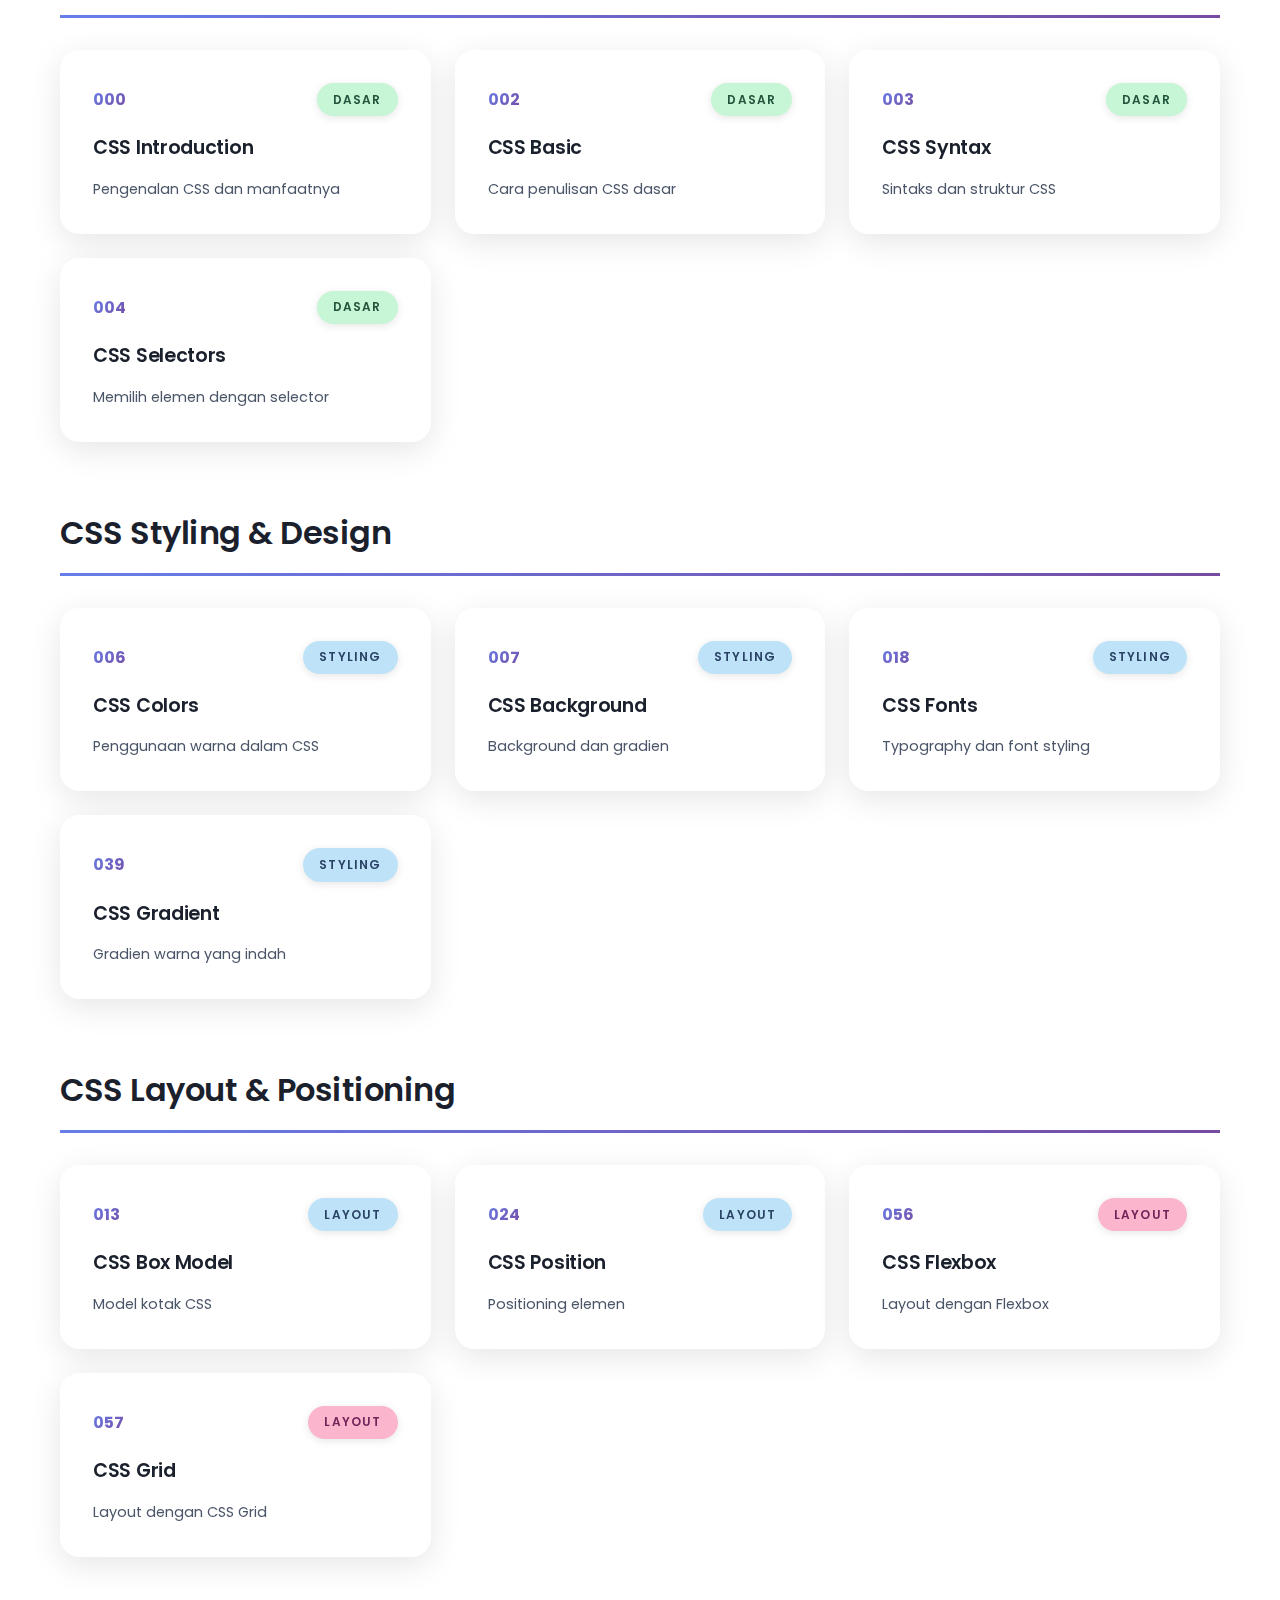
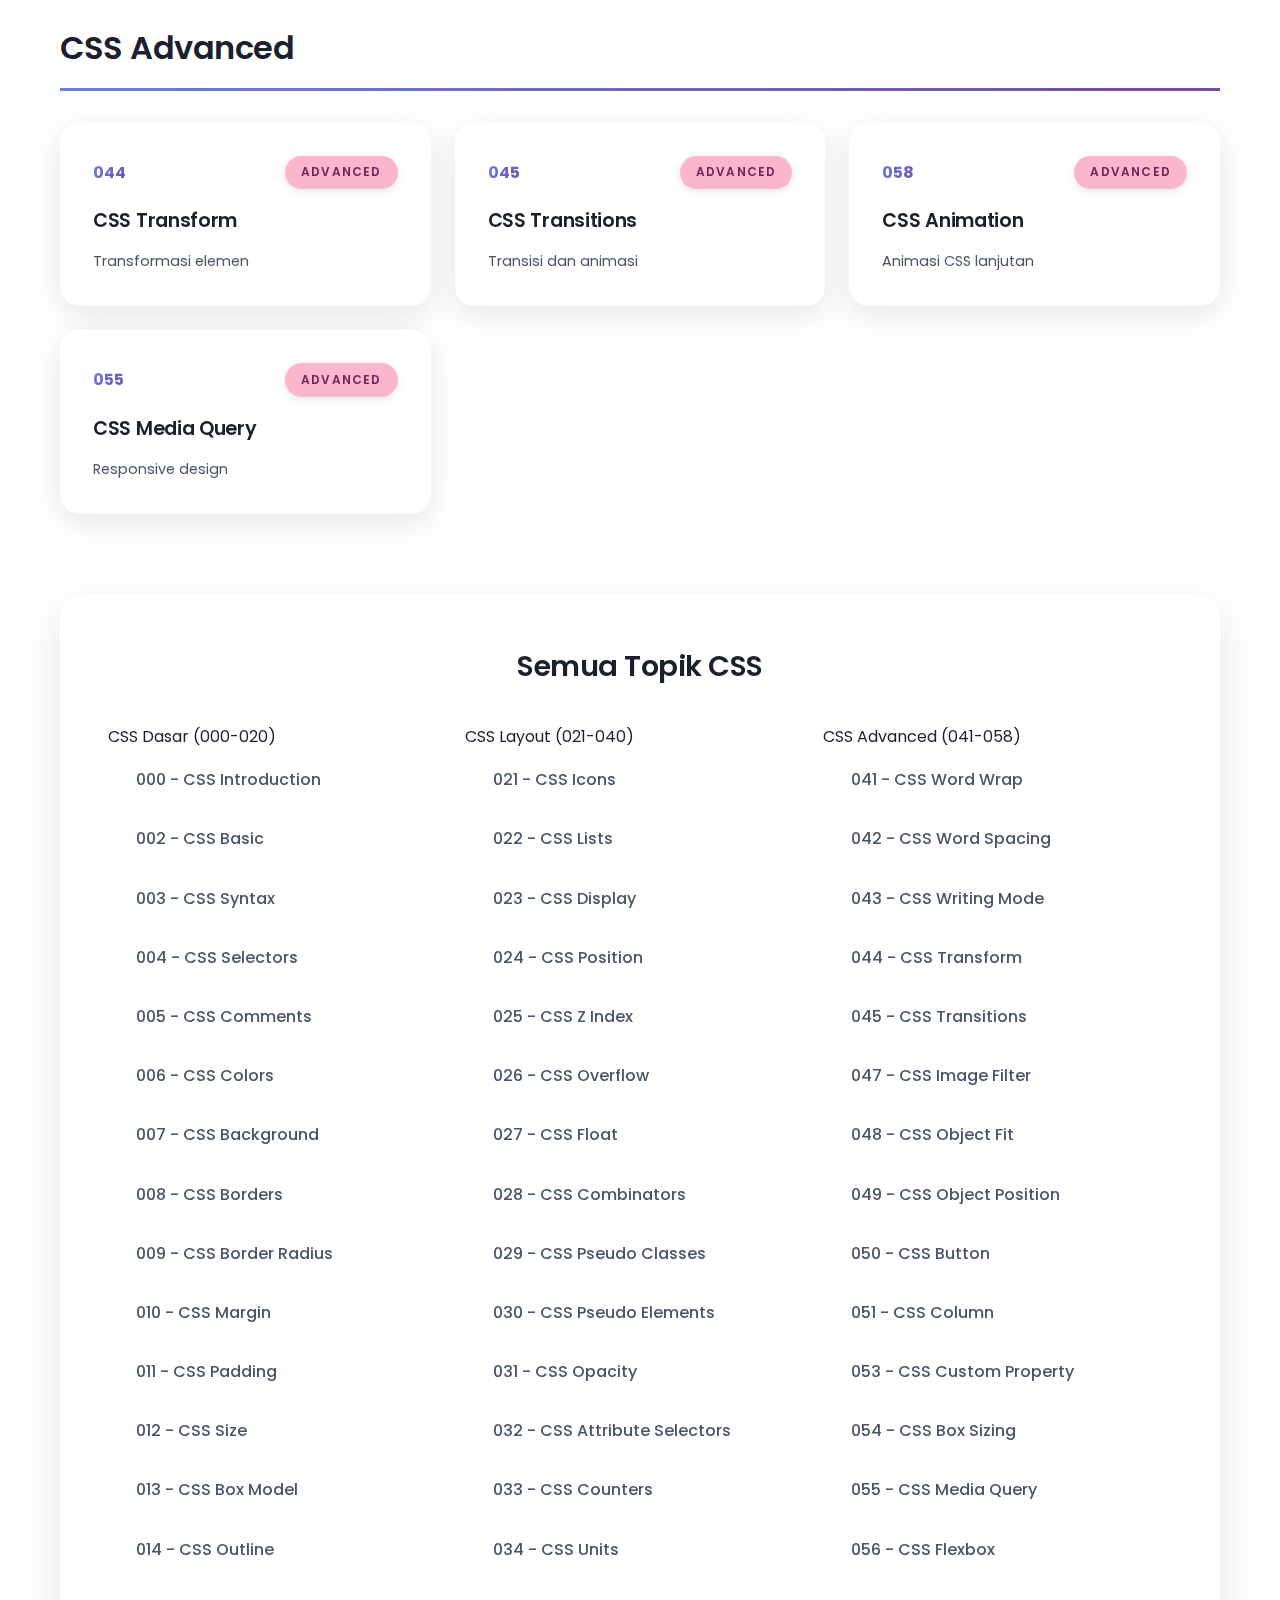
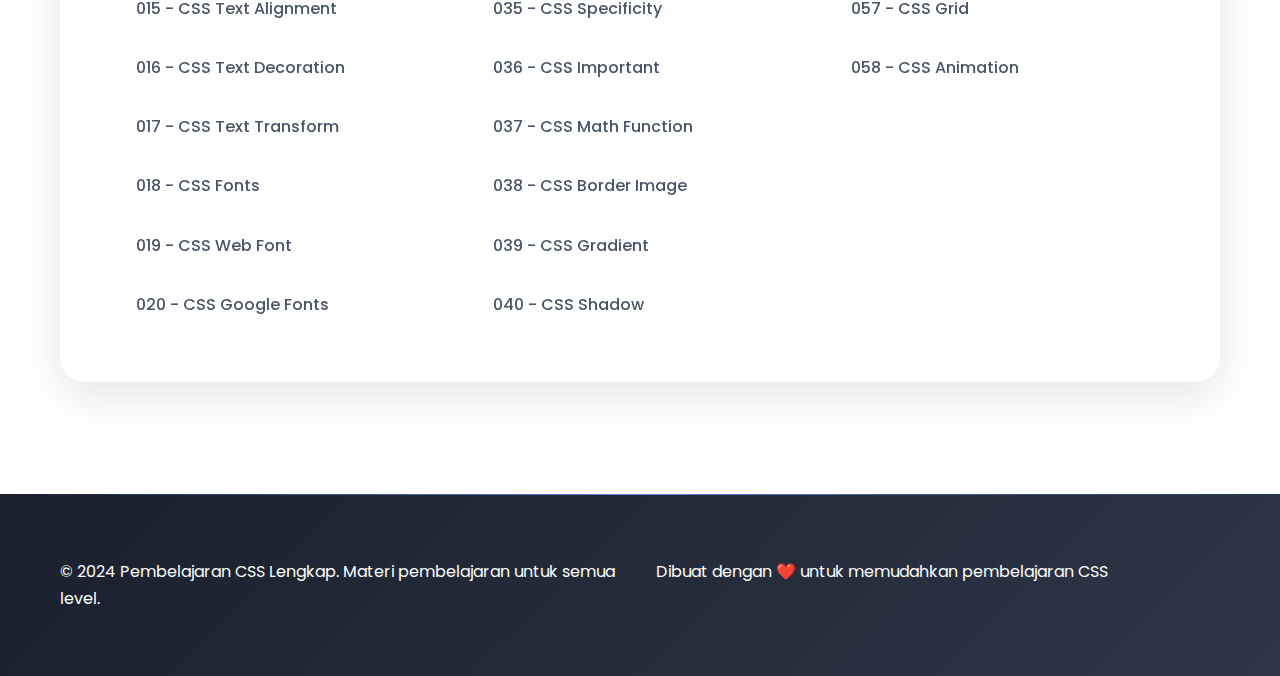
<file: CSS-Materials/index.html>
<!DOCTYPE html>
<html lang="id">
<head>
    <meta charset="UTF-8">
    <meta name="viewport" content="width=device-width, initial-scale=1.0">
    <meta name="description" content="Materi pembelajaran CSS lengkap dari dasar hingga lanjut. Tutorial CSS dalam bahasa Indonesia.">
    <meta name="keywords" content="CSS, tutorial, pemrograman web, belajar CSS, Indonesia">
    <meta name="author" content="Materi Pemrograman Web">
    <title>Pembelajaran CSS Lengkap | CSS Materials</title>
    <link rel="preconnect" href="https://fonts.googleapis.com">
    <link rel="preconnect" href="https://fonts.gstatic.com" crossorigin>
    <link href="https://fonts.googleapis.com/css2?family=Poppins:ital,wght@0,300;0,400;0,500;0,600;0,700;0,800;1,400;1,500&display=swap" rel="stylesheet">
    <link rel="stylesheet" href="../style.css" onerror="console.error('CSS file not found')">
    <style>
        .css-hero .hero {
            background: linear-gradient(135deg, #667eea 0%, #764ba2 100%);
            color: white;
        }
        .css-brand {
            font-weight: 800;
        }
        .hero .btn-secondary {
            background: rgba(255, 255, 255, 0.2);
            color: white;
            border: 2px solid rgba(255, 255, 255, 0.3);
            backdrop-filter: blur(10px);
        }
        .hero .btn-secondary:hover {
            background: rgba(255, 255, 255, 0.3);
            transform: translateY(-2px);
            color: white;
        }
        .hero-title {
            font-size: 3.5rem;
            font-weight: 700;
            line-height: 1.2;
            margin-bottom: 1.5rem;
            text-shadow: 0 4px 8px rgba(0, 0, 0, 0.3);
        }
        .css-hero .hero-title {
            background: linear-gradient(135deg, #ffffff 0%, #f8f9ff 100%);
            -webkit-background-clip: text;
            background-clip: text;
            -webkit-text-fill-color: transparent;
            filter: drop-shadow(0 2px 4px rgba(0, 0, 0, 0.2));
        }
    </style>
</head>
<body>
    <header class="header">
        <div class="navbar">
            <div class="nav-container">
                <div class="brand">
                    <div class="logo-icon">
                        <svg width="32" height="32" viewBox="0 0 24 24" fill="none" xmlns="http://www.w3.org/2000/svg">
                            <rect x="4" y="4" width="16" height="16" rx="2" fill="none" stroke="url(#gradient)" stroke-width="2"/>
                            <rect x="7" y="7" width="10" height="2" rx="1" fill="url(#gradient)"/>
                            <rect x="7" y="11" width="6" height="2" rx="1" fill="url(#gradient)"/>
                            <rect x="7" y="15" width="8" height="2" rx="1" fill="url(#gradient)"/>
                            <defs>
                                <linearGradient id="gradient" x1="0%" y1="0%" x2="100%" y2="100%">
                                    <stop offset="0%" style="stop-color:#667eea"/>
                                    <stop offset="100%" style="stop-color:#764ba2"/>
                                </linearGradient>
                            </defs>
                        </svg>
                    </div>
                </div>
                <ul class="nav-menu">
                    <li class="nav-item">
                        <a href="../index.html" class="nav-link">HTML</a>
                    </li>
                    <li class="nav-item">
                        <a href="#materi" class="nav-link">CSS</a>
                    </li>
                </ul>
            </div>
        </div>
    </header>

    <main class="main css-hero">
        <section class="hero">
            <div class="container">
                <div class="hero-content">
                    <h2 class="hero-title">Pembelajaran <span class="css-brand">CSS</span> Lengkap</h2>
                    <p class="hero-description">
                        Pelajari CSS dari dasar hingga mahir dengan materi yang terstruktur dan mudah dipahami.
                        Dari selector dasar hingga CSS Grid dan Animation.
                    </p>
                    <div class="hero-buttons">
                        <a href="#materi" class="btn btn-primary">Mulai Belajar CSS</a>
                        <a href="../index.html" class="btn btn-secondary">← Kembali ke HTML</a>
                    </div>
                </div>
            </div>
        </section>

        <section id="tentang" class="about">
            <div class="container">
                <h2 class="section-title">Tentang Pembelajaran CSS</h2>
                <div class="about-grid">
                    <div class="about-card">
                        <div class="card-icon">🎨</div>
                        <h3>CSS</h3>
                        <p>Dari dasar CSS hingga topik advanced seperti Grid, Flexbox, dan Animation.</p>
                    </div>
                    <div class="about-card">
                        <div class="card-icon">💻</div>
                        <h3>Praktis</h3>
                        <p>Dilengkapi dengan contoh kode yang mudah dipahami dan bisa langsung dipraktikkan.</p>
                    </div>
                    <div class="about-card">
                        <div class="card-icon">📱</div>
                        <h3>Responsive Design</h3>
                        <p>Pelajari cara membuat website yang responsif untuk berbagai ukuran layar.</p>
                    </div>
                </div>
            </div>
        </section>

        <section id="materi" class="topics">
            <div class="container">
                <h2 class="section-title">Daftar Materi CSS</h2>
                <div class="topics-grid">
                    
                    <!-- CSS Fundamentals -->
                    <div class="topic-category">
                        <h3 class="category-title">CSS Fundamentals</h3>
                        <div class="topic-cards">
                            <a href="https://github.com/hamadazein/web/tree/main/CSS-Materials/000%20CSS%20Introduction" class="topic-card">
                                <div class="card-header">
                                    <span class="card-number">000</span>
                                    <span class="card-badge new">Dasar</span>
                                </div>
                                <h4>CSS Introduction</h4>
                                <p>Pengenalan CSS dan manfaatnya</p>
                            </a>
                            <a href="https://github.com/hamadazein/web/tree/main/CSS-Materials/002%20CSS%20Basic" class="topic-card">
                                <div class="card-header">
                                    <span class="card-number">002</span>
                                    <span class="card-badge new">Dasar</span>
                                </div>
                                <h4>CSS Basic</h4>
                                <p>Cara penulisan CSS dasar</p>
                            </a>
                            <a href="https://github.com/hamadazein/web/tree/main/CSS-Materials/003%20CSS%20Syntax" class="topic-card">
                                <div class="card-header">
                                    <span class="card-number">003</span>
                                    <span class="card-badge new">Dasar</span>
                                </div>
                                <h4>CSS Syntax</h4>
                                <p>Sintaks dan struktur CSS</p>
                            </a>
                            <a href="https://github.com/hamadazein/web/tree/main/CSS-Materials/004%20CSS%20Selectors" class="topic-card">
                                <div class="card-header">
                                    <span class="card-number">004</span>
                                    <span class="card-badge new">Dasar</span>
                                </div>
                                <h4>CSS Selectors</h4>
                                <p>Memilih elemen dengan selector</p>
                            </a>
                        </div>
                    </div>

                    <!-- CSS Styling -->
                    <div class="topic-category">
                        <h3 class="category-title">CSS Styling & Design</h3>
                        <div class="topic-cards">
                            <a href="https://github.com/hamadazein/web/tree/main/CSS-Materials/006%20CSS%20Colors" class="topic-card">
                                <div class="card-header">
                                    <span class="card-number">006</span>
                                    <span class="card-badge popular">Styling</span>
                                </div>
                                <h4>CSS Colors</h4>
                                <p>Penggunaan warna dalam CSS</p>
                            </a>
                            <a href="https://github.com/hamadazein/web/tree/main/CSS-Materials/007%20CSS%20Background" class="topic-card">
                                <div class="card-header">
                                    <span class="card-number">007</span>
                                    <span class="card-badge popular">Styling</span>
                                </div>
                                <h4>CSS Background</h4>
                                <p>Background dan gradien</p>
                            </a>
                            <a href="https://github.com/hamadazein/web/tree/main/CSS-Materials/018%20CSS%20Fonts" class="topic-card">
                                <div class="card-header">
                                    <span class="card-number">018</span>
                                    <span class="card-badge popular">Styling</span>
                                </div>
                                <h4>CSS Fonts</h4>
                                <p>Typography dan font styling</p>
                            </a>
                            <a href="https://github.com/hamadazein/web/tree/main/CSS-Materials/039%20CSS%20Gradient" class="topic-card">
                                <div class="card-header">
                                    <span class="card-number">039</span>
                                    <span class="card-badge popular">Styling</span>
                                </div>
                                <h4>CSS Gradient</h4>
                                <p>Gradien warna yang indah</p>
                            </a>
                        </div>
                    </div>

                    <!-- CSS Layout -->
                    <div class="topic-category">
                        <h3 class="category-title">CSS Layout & Positioning</h3>
                        <div class="topic-cards">
                            <a href="https://github.com/hamadazein/web/tree/main/CSS-Materials/013%20CSS%20Box%20Model" class="topic-card">
                                <div class="card-header">
                                    <span class="card-number">013</span>
                                    <span class="card-badge intermediate">Layout</span>
                                </div>
                                <h4>CSS Box Model</h4>
                                <p>Model kotak CSS</p>
                            </a>
                            <a href="https://github.com/hamadazein/web/tree/main/CSS-Materials/024%20CSS%20Position" class="topic-card">
                                <div class="card-header">
                                    <span class="card-number">024</span>
                                    <span class="card-badge intermediate">Layout</span>
                                </div>
                                <h4>CSS Position</h4>
                                <p>Positioning elemen</p>
                            </a>
                            <a href="https://github.com/hamadazein/web/tree/main/CSS-Materials/056%20CSS%20Flexbox" class="topic-card">
                                <div class="card-header">
                                    <span class="card-number">056</span>
                                    <span class="card-badge advanced">Layout</span>
                                </div>
                                <h4>CSS Flexbox</h4>
                                <p>Layout dengan Flexbox</p>
                            </a>
                            <a href="https://github.com/hamadazein/web/tree/main/CSS-Materials/057%20CSS%20Grid" class="topic-card">
                                <div class="card-header">
                                    <span class="card-number">057</span>
                                    <span class="card-badge advanced">Layout</span>
                                </div>
                                <h4>CSS Grid</h4>
                                <p>Layout dengan CSS Grid</p>
                            </a>
                        </div>
                    </div>

                    <!-- CSS Advanced -->
                    <div class="topic-category">
                        <h3 class="category-title">CSS Advanced</h3>
                        <div class="topic-cards">
                            <a href="https://github.com/hamadazein/web/tree/main/CSS-Materials/044%20CSS%20Transform" class="topic-card">
                                <div class="card-header">
                                    <span class="card-number">044</span>
                                    <span class="card-badge advanced">Advanced</span>
                                </div>
                                <h4>CSS Transform</h4>
                                <p>Transformasi elemen</p>
                            </a>
                            <a href="https://github.com/hamadazein/web/tree/main/CSS-Materials/045%20CSS%20Transitions" class="topic-card">
                                <div class="card-header">
                                    <span class="card-number">045</span>
                                    <span class="card-badge advanced">Advanced</span>
                                </div>
                                <h4>CSS Transitions</h4>
                                <p>Transisi dan animasi</p>
                            </a>
                            <a href="https://github.com/hamadazein/web/tree/main/CSS-Materials/058%20CSS%20Animation" class="topic-card">
                                <div class="card-header">
                                    <span class="card-number">058</span>
                                    <span class="card-badge advanced">Advanced</span>
                                </div>
                                <h4>CSS Animation</h4>
                                <p>Animasi CSS lanjutan</p>
                            </a>
                            <a href="https://github.com/hamadazein/web/tree/main/CSS-Materials/055%20CSS%20Media%20Query" class="topic-card">
                                <div class="card-header">
                                    <span class="card-number">055</span>
                                    <span class="card-badge advanced">Advanced</span>
                                </div>
                                <h4>CSS Media Query</h4>
                                <p>Responsive design</p>
                            </a>
                        </div>
                    </div>
                </div>

                <!-- All Topics List -->
                <div class="all-topics">
                    <h3 class="all-topics-title">Semua Topik CSS</h3>
                    <div class="topics-list">
                        <div class="topics-column">
                            <div class="column-title">CSS Dasar (000-020)</div>
                            <div class="topics-links">
                                <a href="https://github.com/hamadazein/web/tree/main/CSS-Materials/000%20CSS%20Introduction">000 - CSS Introduction</a>
                                <a href="https://github.com/hamadazein/web/tree/main/CSS-Materials/002%20CSS%20Basic">002 - CSS Basic</a>
                                <a href="https://github.com/hamadazein/web/tree/main/CSS-Materials/003%20CSS%20Syntax">003 - CSS Syntax</a>
                                <a href="https://github.com/hamadazein/web/tree/main/CSS-Materials/004%20CSS%20Selectors">004 - CSS Selectors</a>
                                <a href="https://github.com/hamadazein/web/tree/main/CSS-Materials/005%20CSS%20Comments">005 - CSS Comments</a>
                                <a href="https://github.com/hamadazein/web/tree/main/CSS-Materials/006%20CSS%20Colors">006 - CSS Colors</a>
                                <a href="https://github.com/hamadazein/web/tree/main/CSS-Materials/007%20CSS%20Background">007 - CSS Background</a>
                                <a href="https://github.com/hamadazein/web/tree/main/CSS-Materials/008%20CSS%20Borders">008 - CSS Borders</a>
                                <a href="https://github.com/hamadazein/web/tree/main/CSS-Materials/009%20CSS%20Border%20Radius">009 - CSS Border Radius</a>
                                <a href="https://github.com/hamadazein/web/tree/main/CSS-Materials/010%20CSS%20Margin">010 - CSS Margin</a>
                                <a href="https://github.com/hamadazein/web/tree/main/CSS-Materials/011%20CSS%20Padding">011 - CSS Padding</a>
                                <a href="https://github.com/hamadazein/web/tree/main/CSS-Materials/012%20CSS%20Size">012 - CSS Size</a>
                                <a href="https://github.com/hamadazein/web/tree/main/CSS-Materials/013%20CSS%20Box%20Model">013 - CSS Box Model</a>
                                <a href="https://github.com/hamadazein/web/tree/main/CSS-Materials/014%20CSS%20Outline">014 - CSS Outline</a>
                                <a href="https://github.com/hamadazein/web/tree/main/CSS-Materials/015%20CSS%20Text%20Alignment">015 - CSS Text Alignment</a>
                                <a href="https://github.com/hamadazein/web/tree/main/CSS-Materials/016%20CSS%20Text%20Decoration">016 - CSS Text Decoration</a>
                                <a href="https://github.com/hamadazein/web/tree/main/CSS-Materials/017%20CSS%20Text%20Transform">017 - CSS Text Transform</a>
                                <a href="https://github.com/hamadazein/web/tree/main/CSS-Materials/018%20CSS%20Fonts">018 - CSS Fonts</a>
                                <a href="https://github.com/hamadazein/web/tree/main/CSS-Materials/019%20CSS%20Web%20Font">019 - CSS Web Font</a>
                                <a href="https://github.com/hamadazein/web/tree/main/CSS-Materials/020%20CSS%20Google%20Fonts">020 - CSS Google Fonts</a>
                            </div>
                        </div>
                        
                        <div class="topics-column">
                            <div class="column-title">CSS Layout (021-040)</div>
                            <div class="topics-links">
                                <a href="https://github.com/hamadazein/web/tree/main/CSS-Materials/021%20CSS%20Icons">021 - CSS Icons</a>
                                <a href="https://github.com/hamadazein/web/tree/main/CSS-Materials/022%20CSS%20Lists">022 - CSS Lists</a>
                                <a href="https://github.com/hamadazein/web/tree/main/CSS-Materials/023%20CSS%20Display">023 - CSS Display</a>
                                <a href="https://github.com/hamadazein/web/tree/main/CSS-Materials/024%20CSS%20Position">024 - CSS Position</a>
                                <a href="https://github.com/hamadazein/web/tree/main/CSS-Materials/025%20CSS%20Z%20Index">025 - CSS Z Index</a>
                                <a href="https://github.com/hamadazein/web/tree/main/CSS-Materials/026%20CSS%20Overflow">026 - CSS Overflow</a>
                                <a href="https://github.com/hamadazein/web/tree/main/CSS-Materials/027%20CSS%20Float">027 - CSS Float</a>
                                <a href="https://github.com/hamadazein/web/tree/main/CSS-Materials/028%20CSS%20Combinators">028 - CSS Combinators</a>
                                <a href="https://github.com/hamadazein/web/tree/main/CSS-Materials/029%20CSS%20Pseudo%20Classes">029 - CSS Pseudo Classes</a>
                                <a href="https://github.com/hamadazein/web/tree/main/CSS-Materials/030%20CSS%20Pseudo%20Elements">030 - CSS Pseudo Elements</a>
                                <a href="https://github.com/hamadazein/web/tree/main/CSS-Materials/031%20CSS%20Opacity">031 - CSS Opacity</a>
                                <a href="https://github.com/hamadazein/web/tree/main/CSS-Materials/032%20CSS%20Attribute%20Selectors">032 - CSS Attribute Selectors</a>
                                <a href="https://github.com/hamadazein/web/tree/main/CSS-Materials/033%20CSS%20Counters">033 - CSS Counters</a>
                                <a href="https://github.com/hamadazein/web/tree/main/CSS-Materials/034%20CSS%20Units">034 - CSS Units</a>
                                <a href="https://github.com/hamadazein/web/tree/main/CSS-Materials/035%20CSS%20Specificity">035 - CSS Specificity</a>
                                <a href="https://github.com/hamadazein/web/tree/main/CSS-Materials/036%20CSS%20Important">036 - CSS Important</a>
                                <a href="https://github.com/hamadazein/web/tree/main/CSS-Materials/037%20CSS%20Math%20Function">037 - CSS Math Function</a>
                                <a href="https://github.com/hamadazein/web/tree/main/CSS-Materials/038%20CSS%20Border%20Image">038 - CSS Border Image</a>
                                <a href="https://github.com/hamadazein/web/tree/main/CSS-Materials/039%20CSS%20Gradient">039 - CSS Gradient</a>
                                <a href="https://github.com/hamadazein/web/tree/main/CSS-Materials/040%20CSS%20Shadow">040 - CSS Shadow</a>
                            </div>
                        </div>

                        <div class="topics-column">
                            <div class="column-title">CSS Advanced (041-058)</div>
                            <div class="topics-links">
                                <a href="https://github.com/hamadazein/web/tree/main/CSS-Materials/041%20CSS%20Word%20Wrap">041 - CSS Word Wrap</a>
                                <a href="https://github.com/hamadazein/web/tree/main/CSS-Materials/042%20CSS%20Word%20Spacing">042 - CSS Word Spacing</a>
                                <a href="https://github.com/hamadazein/web/tree/main/CSS-Materials/043%20CSS%20Writing%20Mode">043 - CSS Writing Mode</a>
                                <a href="https://github.com/hamadazein/web/tree/main/CSS-Materials/044%20CSS%20Transform">044 - CSS Transform</a>
                                <a href="https://github.com/hamadazein/web/tree/main/CSS-Materials/045%20CSS%20Transitions">045 - CSS Transitions</a>
                                <a href="https://github.com/hamadazein/web/tree/main/CSS-Materials/047%20CSS%20Image%20Filter">047 - CSS Image Filter</a>
                                <a href="https://github.com/hamadazein/web/tree/main/CSS-Materials/048%20CSS%20Object%20Fit">048 - CSS Object Fit</a>
                                <a href="https://github.com/hamadazein/web/tree/main/CSS-Materials/049%20CSS%20Object%20Position">049 - CSS Object Position</a>
                                <a href="https://github.com/hamadazein/web/tree/main/CSS-Materials/050%20CSS%20Button">050 - CSS Button</a>
                                <a href="https://github.com/hamadazein/web/tree/main/CSS-Materials/051%20CSS%20Column">051 - CSS Column</a>
                                <a href="https://github.com/hamadazein/web/tree/main/CSS-Materials/053%20CSS%20Custom%20Property">053 - CSS Custom Property</a>
                                <a href="https://github.com/hamadazein/web/tree/main/CSS-Materials/054%20CSS%20Box%20Sizing">054 - CSS Box Sizing</a>
                                <a href="https://github.com/hamadazein/web/tree/main/CSS-Materials/055%20CSS%20Media%20Query">055 - CSS Media Query</a>
                                <a href="https://github.com/hamadazein/web/tree/main/CSS-Materials/056%20CSS%20Flexbox">056 - CSS Flexbox</a>
                                <a href="https://github.com/hamadazein/web/tree/main/CSS-Materials/057%20CSS%20Grid">057 - CSS Grid</a>
                                <a href="https://github.com/hamadazein/web/tree/main/CSS-Materials/058%20CSS%20Animation">058 - CSS Animation</a>
                            </div>
                        </div>
                    </div>
                </div>
            </div>
        </section>
    </main>

    <footer class="footer">
        <div class="container">
            <div class="footer-content">
                <p>&copy; 2024 Pembelajaran CSS Lengkap. Materi pembelajaran untuk semua level.</p>
                <p>Dibuat dengan ❤️ untuk memudahkan pembelajaran CSS</p>
            </div>
        </div>
    </footer>
</body>
</html>
</file>
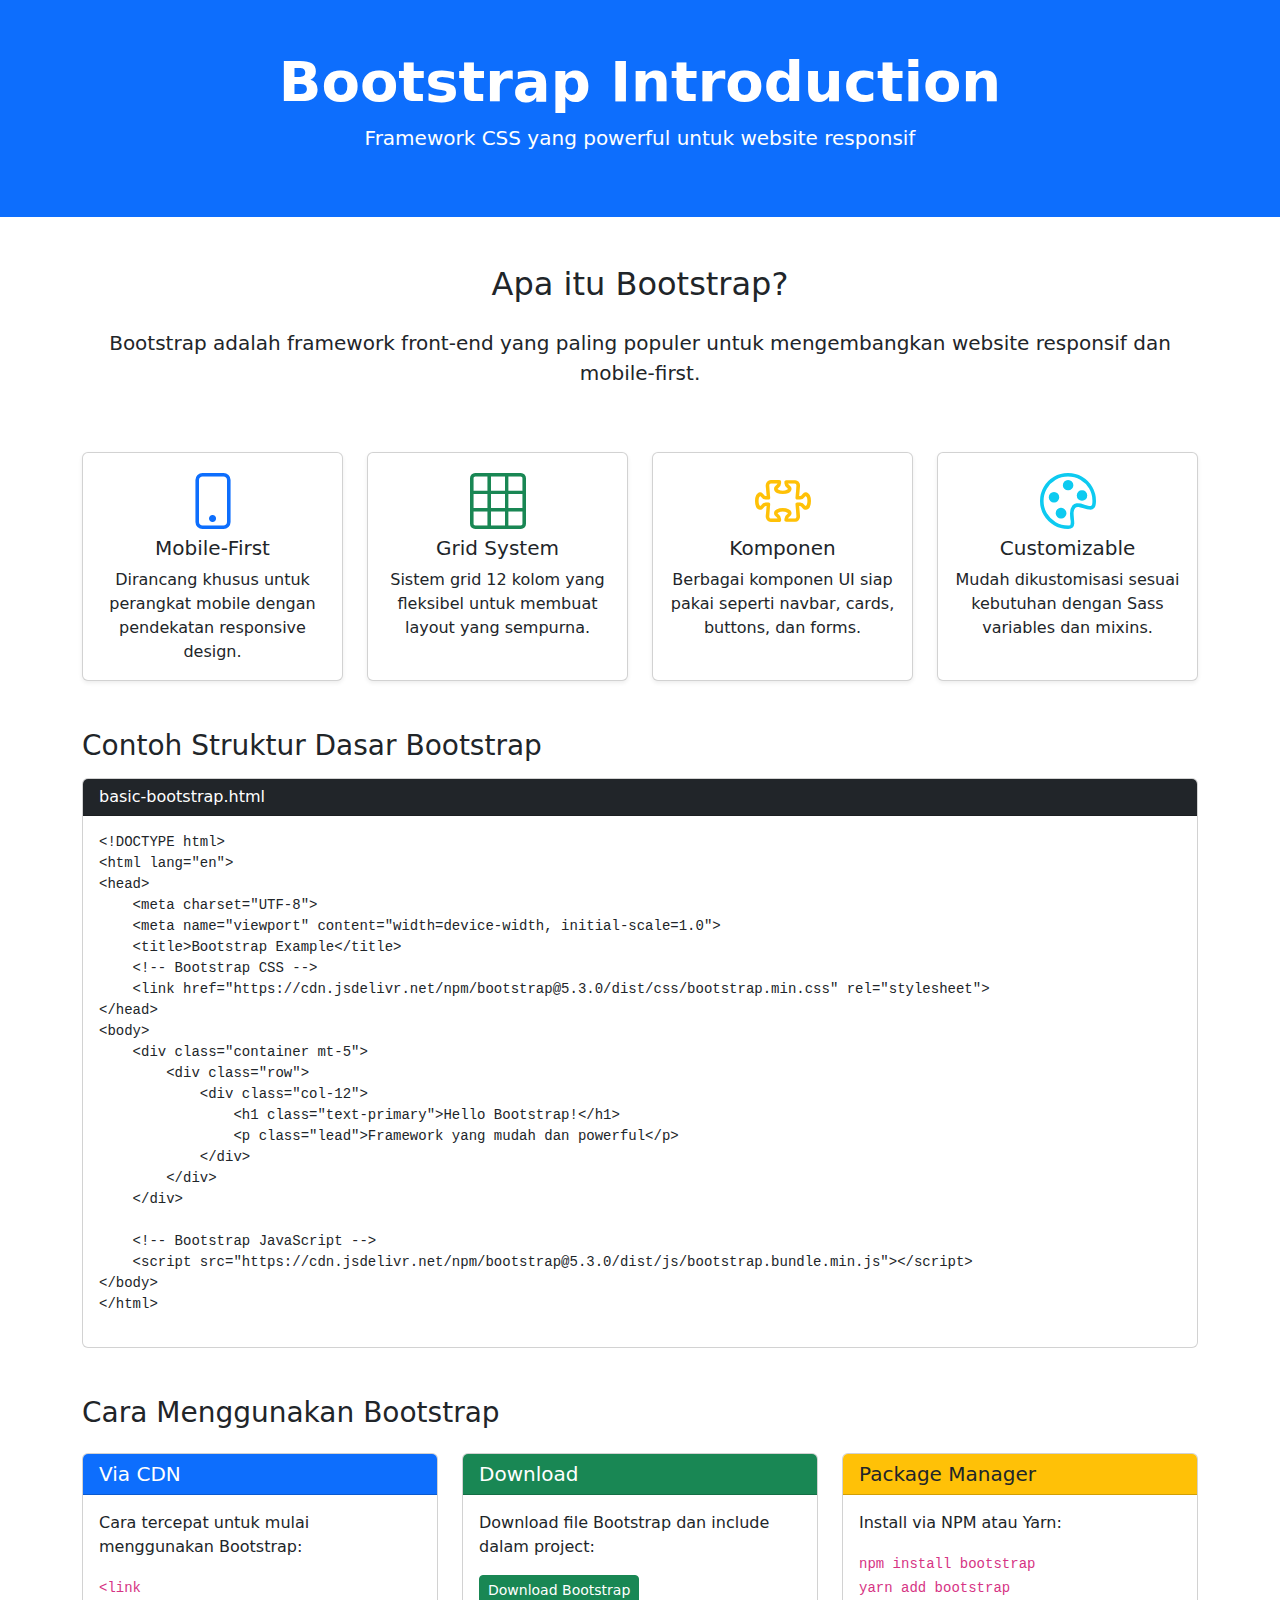
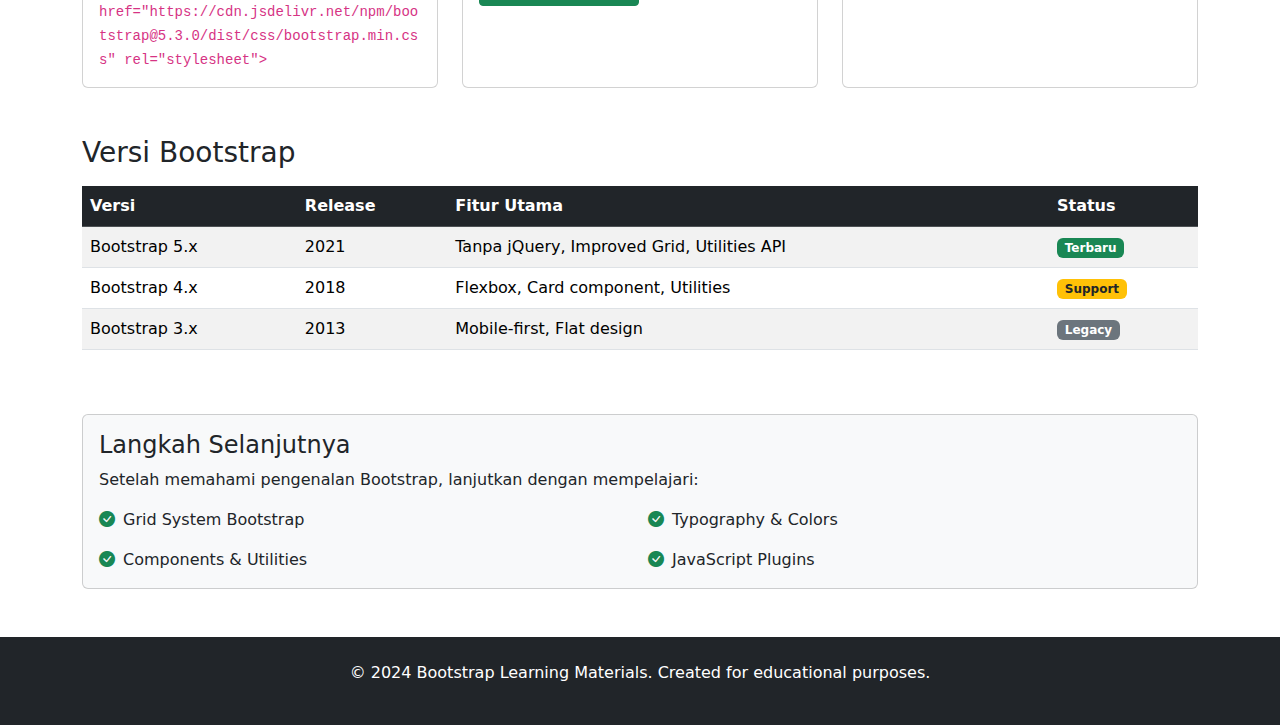
<file: Bootstrap-Materials/001 Bootstrap Introduction/index.html>
<!DOCTYPE html>
<html lang="en">
<head>
    <meta charset="UTF-8">
    <meta name="viewport" content="width=device-width, initial-scale=1.0">
    <title>Bootstrap Introduction - Example</title>
    <link href="https://cdn.jsdelivr.net/npm/bootstrap@5.3.0/dist/css/bootstrap.min.css" rel="stylesheet">
    <link href="https://cdn.jsdelivr.net/npm/bootstrap-icons@1.10.0/font/bootstrap-icons.css" rel="stylesheet">
</head>
<body>
    <!-- Header -->
    <header class="bg-primary text-white text-center py-5">
        <div class="container">
            <h1 class="display-4 fw-bold">Bootstrap Introduction</h1>
            <p class="lead">Framework CSS yang powerful untuk website responsif</p>
        </div>
    </header>

    <!-- Main Content -->
    <main class="container my-5">
        <!-- Introduction Section -->
        <section class="row mb-5">
            <div class="col-12">
                <h2 class="text-center mb-4">Apa itu Bootstrap?</h2>
                <p class="lead text-center">Bootstrap adalah framework front-end yang paling populer untuk mengembangkan website responsif dan mobile-first.</p>
            </div>
        </section>

        <!-- Features Grid -->
        <section class="row g-4 mb-5">
            <div class="col-md-6 col-lg-3">
                <div class="card h-100 shadow-sm">
                    <div class="card-body text-center">
                        <i class="bi bi-phone display-4 text-primary mb-3"></i>
                        <h5 class="card-title">Mobile-First</h5>
                        <p class="card-text">Dirancang khusus untuk perangkat mobile dengan pendekatan responsive design.</p>
                    </div>
                </div>
            </div>
            
            <div class="col-md-6 col-lg-3">
                <div class="card h-100 shadow-sm">
                    <div class="card-body text-center">
                        <i class="bi bi-grid-3x3 display-4 text-success mb-3"></i>
                        <h5 class="card-title">Grid System</h5>
                        <p class="card-text">Sistem grid 12 kolom yang fleksibel untuk membuat layout yang sempurna.</p>
                    </div>
                </div>
            </div>
            
            <div class="col-md-6 col-lg-3">
                <div class="card h-100 shadow-sm">
                    <div class="card-body text-center">
                        <i class="bi bi-puzzle display-4 text-warning mb-3"></i>
                        <h5 class="card-title">Komponen</h5>
                        <p class="card-text">Berbagai komponen UI siap pakai seperti navbar, cards, buttons, dan forms.</p>
                    </div>
                </div>
            </div>
            
            <div class="col-md-6 col-lg-3">
                <div class="card h-100 shadow-sm">
                    <div class="card-body text-center">
                        <i class="bi bi-palette display-4 text-info mb-3"></i>
                        <h5 class="card-title">Customizable</h5>
                        <p class="card-text">Mudah dikustomisasi sesuai kebutuhan dengan Sass variables dan mixins.</p>
                    </div>
                </div>
            </div>
        </section>

        <!-- Code Example -->
        <section class="row mb-5">
            <div class="col-12">
                <h3 class="mb-3">Contoh Struktur Dasar Bootstrap</h3>
                <div class="card">
                    <div class="card-header bg-dark text-white">
                        <h6 class="mb-0">basic-bootstrap.html</h6>
                    </div>
                    <div class="card-body">
                        <pre><code>&lt;!DOCTYPE html&gt;
&lt;html lang="en"&gt;
&lt;head&gt;
    &lt;meta charset="UTF-8"&gt;
    &lt;meta name="viewport" content="width=device-width, initial-scale=1.0"&gt;
    &lt;title&gt;Bootstrap Example&lt;/title&gt;
    &lt;!-- Bootstrap CSS --&gt;
    &lt;link href="https://cdn.jsdelivr.net/npm/bootstrap@5.3.0/dist/css/bootstrap.min.css" rel="stylesheet"&gt;
&lt;/head&gt;
&lt;body&gt;
    &lt;div class="container mt-5"&gt;
        &lt;div class="row"&gt;
            &lt;div class="col-12"&gt;
                &lt;h1 class="text-primary"&gt;Hello Bootstrap!&lt;/h1&gt;
                &lt;p class="lead"&gt;Framework yang mudah dan powerful&lt;/p&gt;
            &lt;/div&gt;
        &lt;/div&gt;
    &lt;/div&gt;
    
    &lt;!-- Bootstrap JavaScript --&gt;
    &lt;script src="https://cdn.jsdelivr.net/npm/bootstrap@5.3.0/dist/js/bootstrap.bundle.min.js"&gt;&lt;/script&gt;
&lt;/body&gt;
&lt;/html&gt;</code></pre>
                    </div>
                </div>
            </div>
        </section>

        <!-- Installation Methods -->
        <section class="row mb-5">
            <div class="col-12">
                <h3 class="mb-4">Cara Menggunakan Bootstrap</h3>
            </div>
            
            <div class="col-lg-4">
                <div class="card h-100">
                    <div class="card-header bg-primary text-white">
                        <h5 class="mb-0">Via CDN</h5>
                    </div>
                    <div class="card-body">
                        <p>Cara tercepat untuk mulai menggunakan Bootstrap:</p>
                        <code class="small">
                            &lt;link href="https://cdn.jsdelivr.net/npm/bootstrap@5.3.0/dist/css/bootstrap.min.css" rel="stylesheet"&gt;
                        </code>
                    </div>
                </div>
            </div>
            
            <div class="col-lg-4">
                <div class="card h-100">
                    <div class="card-header bg-success text-white">
                        <h5 class="mb-0">Download</h5>
                    </div>
                    <div class="card-body">
                        <p>Download file Bootstrap dan include dalam project:</p>
                        <a href="https://getbootstrap.com/docs/5.3/getting-started/download/" class="btn btn-success btn-sm" target="_blank">
                            Download Bootstrap
                        </a>
                    </div>
                </div>
            </div>
            
            <div class="col-lg-4">
                <div class="card h-100">
                    <div class="card-header bg-warning text-dark">
                        <h5 class="mb-0">Package Manager</h5>
                    </div>
                    <div class="card-body">
                        <p>Install via NPM atau Yarn:</p>
                        <code class="small">npm install bootstrap</code><br>
                        <code class="small">yarn add bootstrap</code>
                    </div>
                </div>
            </div>
        </section>

        <!-- Version Information -->
        <section class="row mb-5">
            <div class="col-12">
                <h3 class="mb-3">Versi Bootstrap</h3>
                <div class="table-responsive">
                    <table class="table table-striped">
                        <thead class="table-dark">
                            <tr>
                                <th>Versi</th>
                                <th>Release</th>
                                <th>Fitur Utama</th>
                                <th>Status</th>
                            </tr>
                        </thead>
                        <tbody>
                            <tr>
                                <td>Bootstrap 5.x</td>
                                <td>2021</td>
                                <td>Tanpa jQuery, Improved Grid, Utilities API</td>
                                <td><span class="badge bg-success">Terbaru</span></td>
                            </tr>
                            <tr>
                                <td>Bootstrap 4.x</td>
                                <td>2018</td>
                                <td>Flexbox, Card component, Utilities</td>
                                <td><span class="badge bg-warning text-dark">Support</span></td>
                            </tr>
                            <tr>
                                <td>Bootstrap 3.x</td>
                                <td>2013</td>
                                <td>Mobile-first, Flat design</td>
                                <td><span class="badge bg-secondary">Legacy</span></td>
                            </tr>
                        </tbody>
                    </table>
                </div>
            </div>
        </section>

        <!-- Next Steps -->
        <section class="row">
            <div class="col-12">
                <div class="card bg-light">
                    <div class="card-body">
                        <h4 class="card-title">Langkah Selanjutnya</h4>
                        <p class="card-text">Setelah memahami pengenalan Bootstrap, lanjutkan dengan mempelajari:</p>
                        <div class="row g-3">
                            <div class="col-md-6">
                                <div class="d-flex align-items-center">
                                    <i class="bi bi-check-circle-fill text-success me-2"></i>
                                    <span>Grid System Bootstrap</span>
                                </div>
                            </div>
                            <div class="col-md-6">
                                <div class="d-flex align-items-center">
                                    <i class="bi bi-check-circle-fill text-success me-2"></i>
                                    <span>Typography & Colors</span>
                                </div>
                            </div>
                            <div class="col-md-6">
                                <div class="d-flex align-items-center">
                                    <i class="bi bi-check-circle-fill text-success me-2"></i>
                                    <span>Components & Utilities</span>
                                </div>
                            </div>
                            <div class="col-md-6">
                                <div class="d-flex align-items-center">
                                    <i class="bi bi-check-circle-fill text-success me-2"></i>
                                    <span>JavaScript Plugins</span>
                                </div>
                            </div>
                        </div>
                    </div>
                </div>
            </div>
        </section>
    </main>

    <!-- Footer -->
    <footer class="bg-dark text-white text-center py-4">
        <div class="container">
            <p>&copy; 2024 Bootstrap Learning Materials. Created for educational purposes.</p>
        </div>
    </footer>

    <script src="https://cdn.jsdelivr.net/npm/bootstrap@5.3.0/dist/js/bootstrap.bundle.min.js"></script>
</body>
</html>
</file>
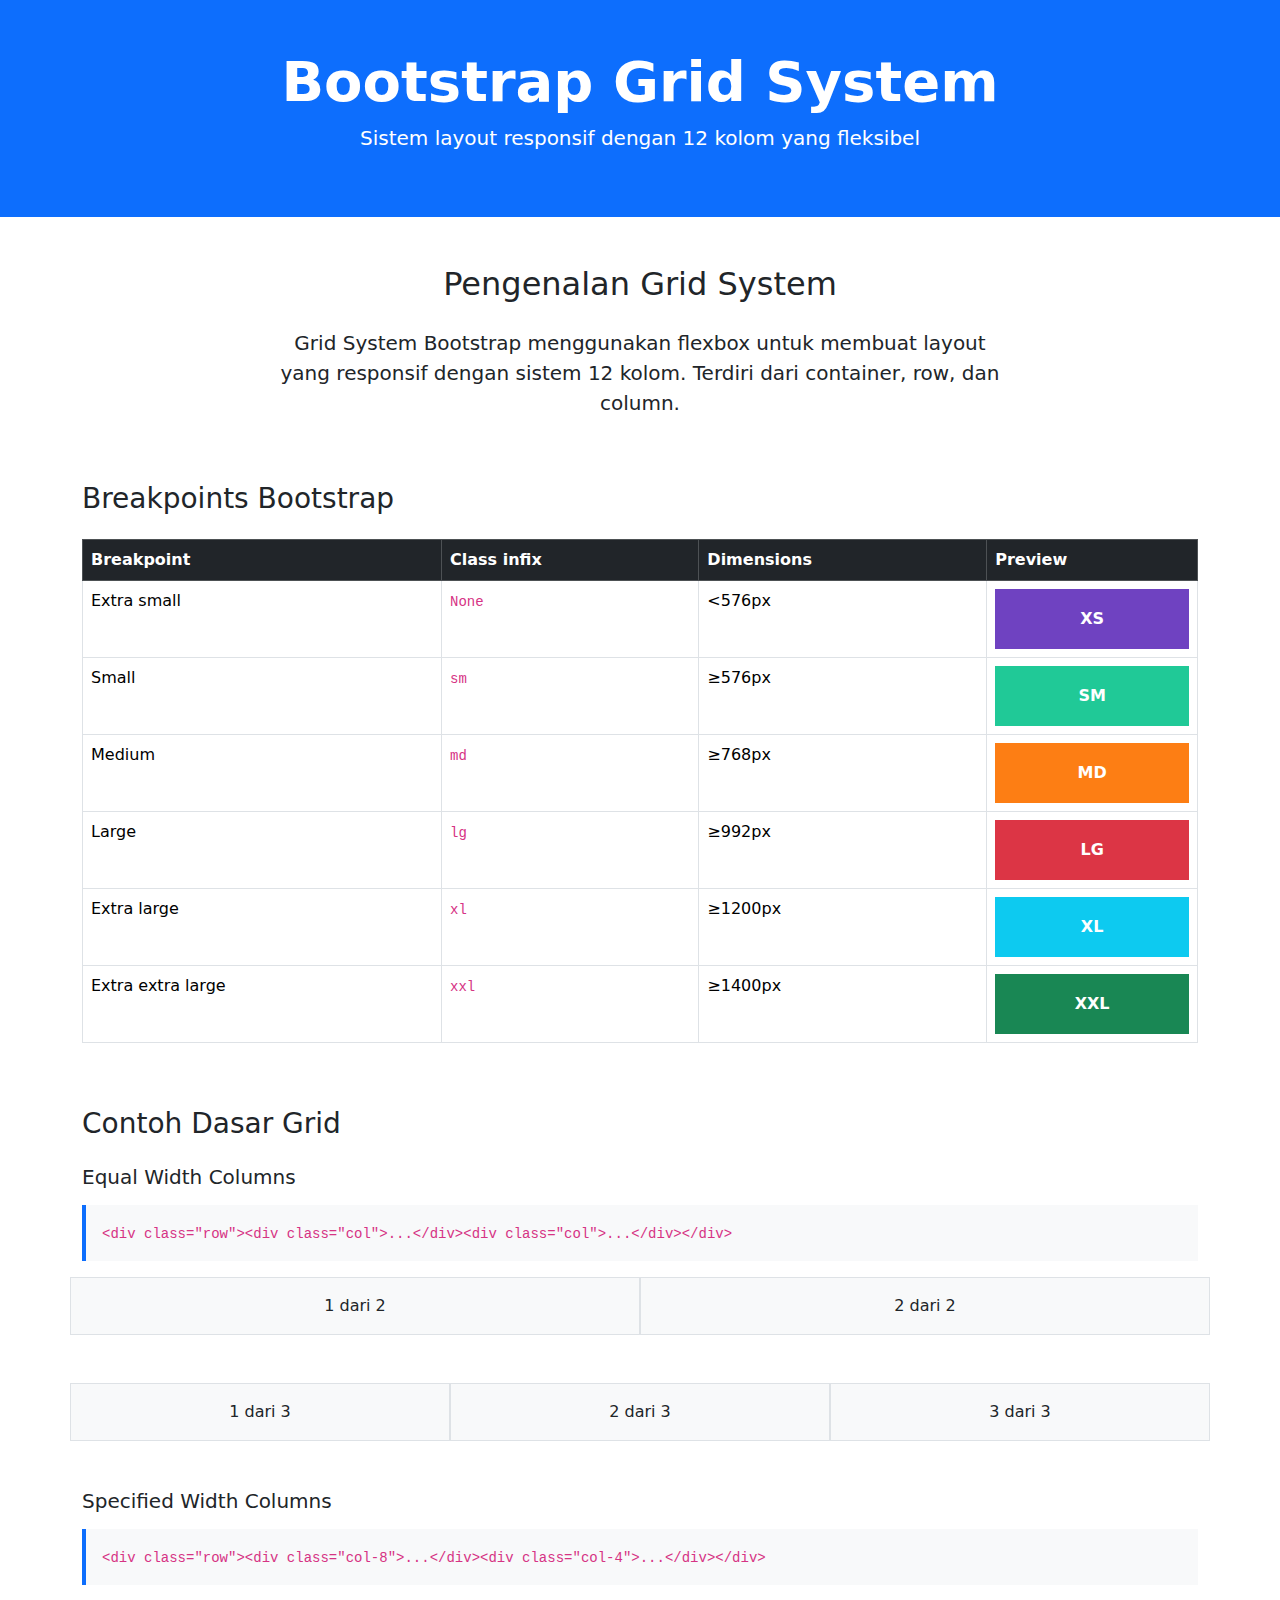
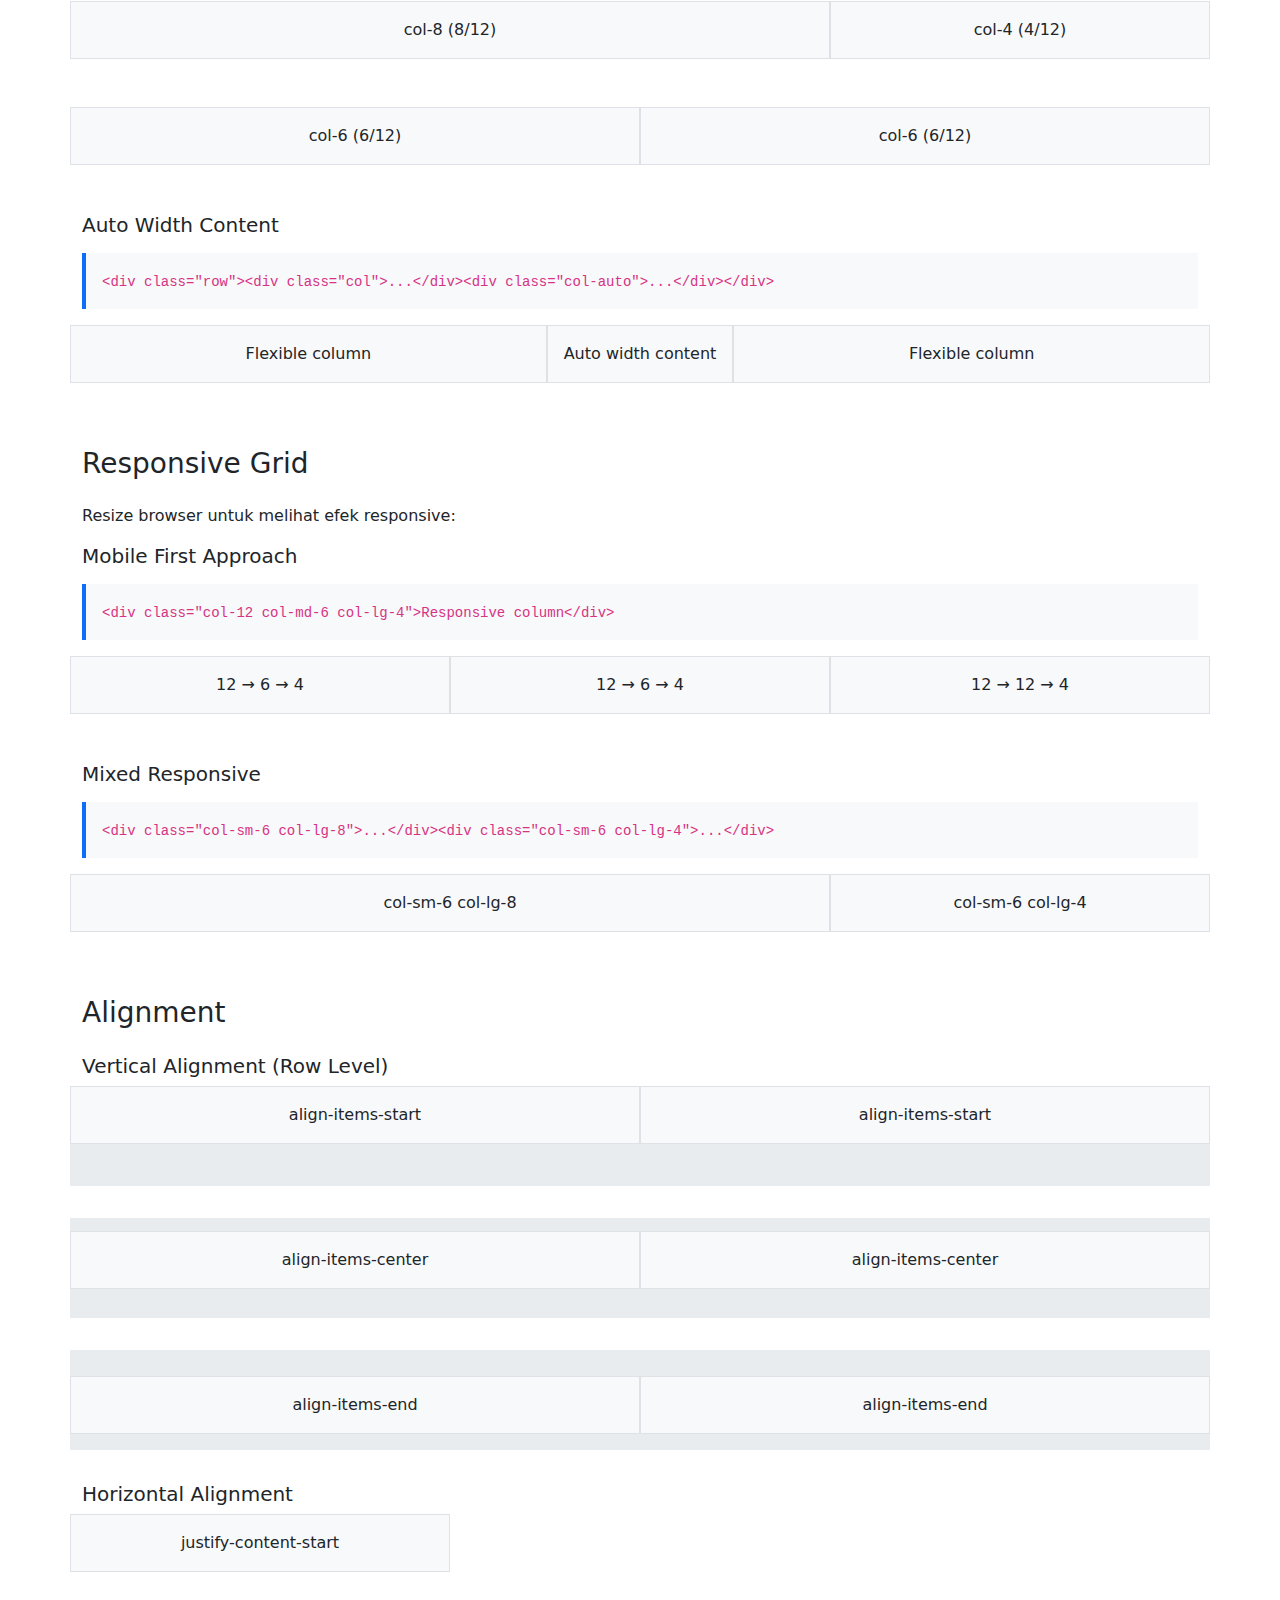
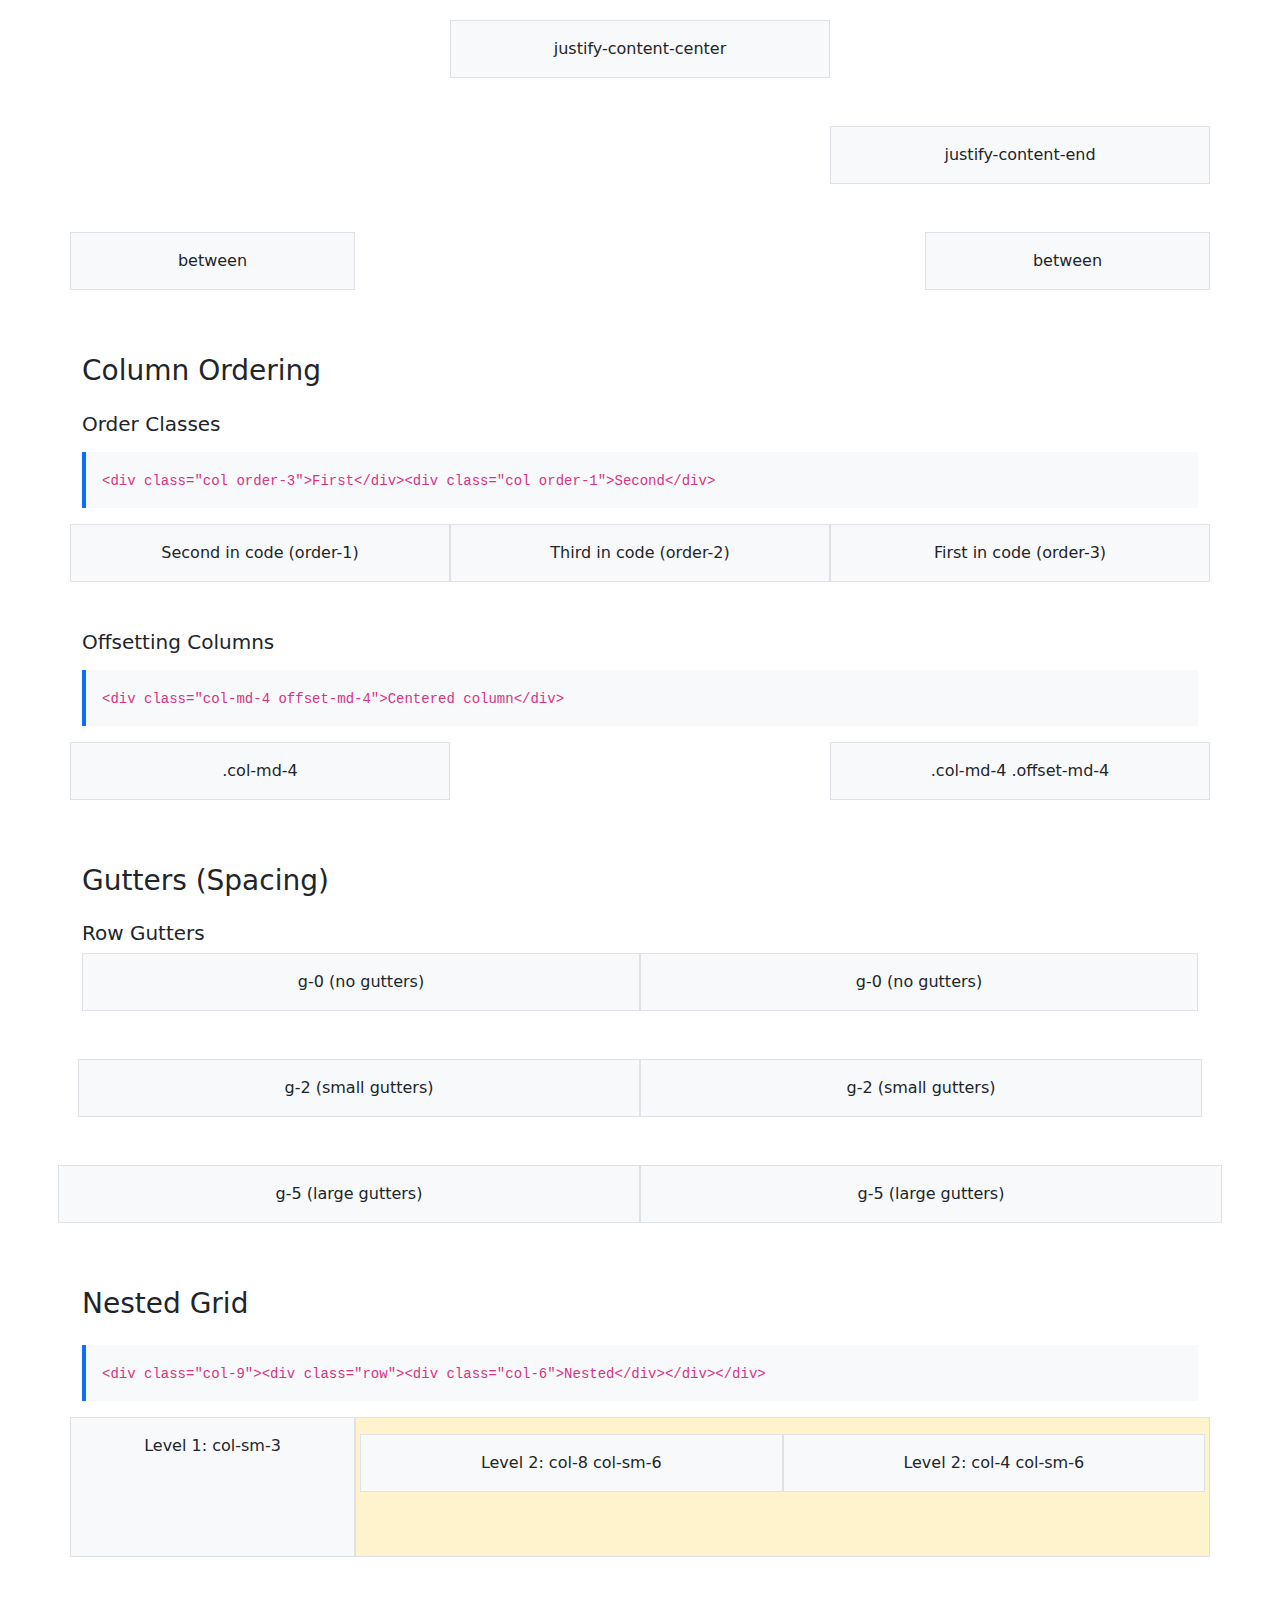
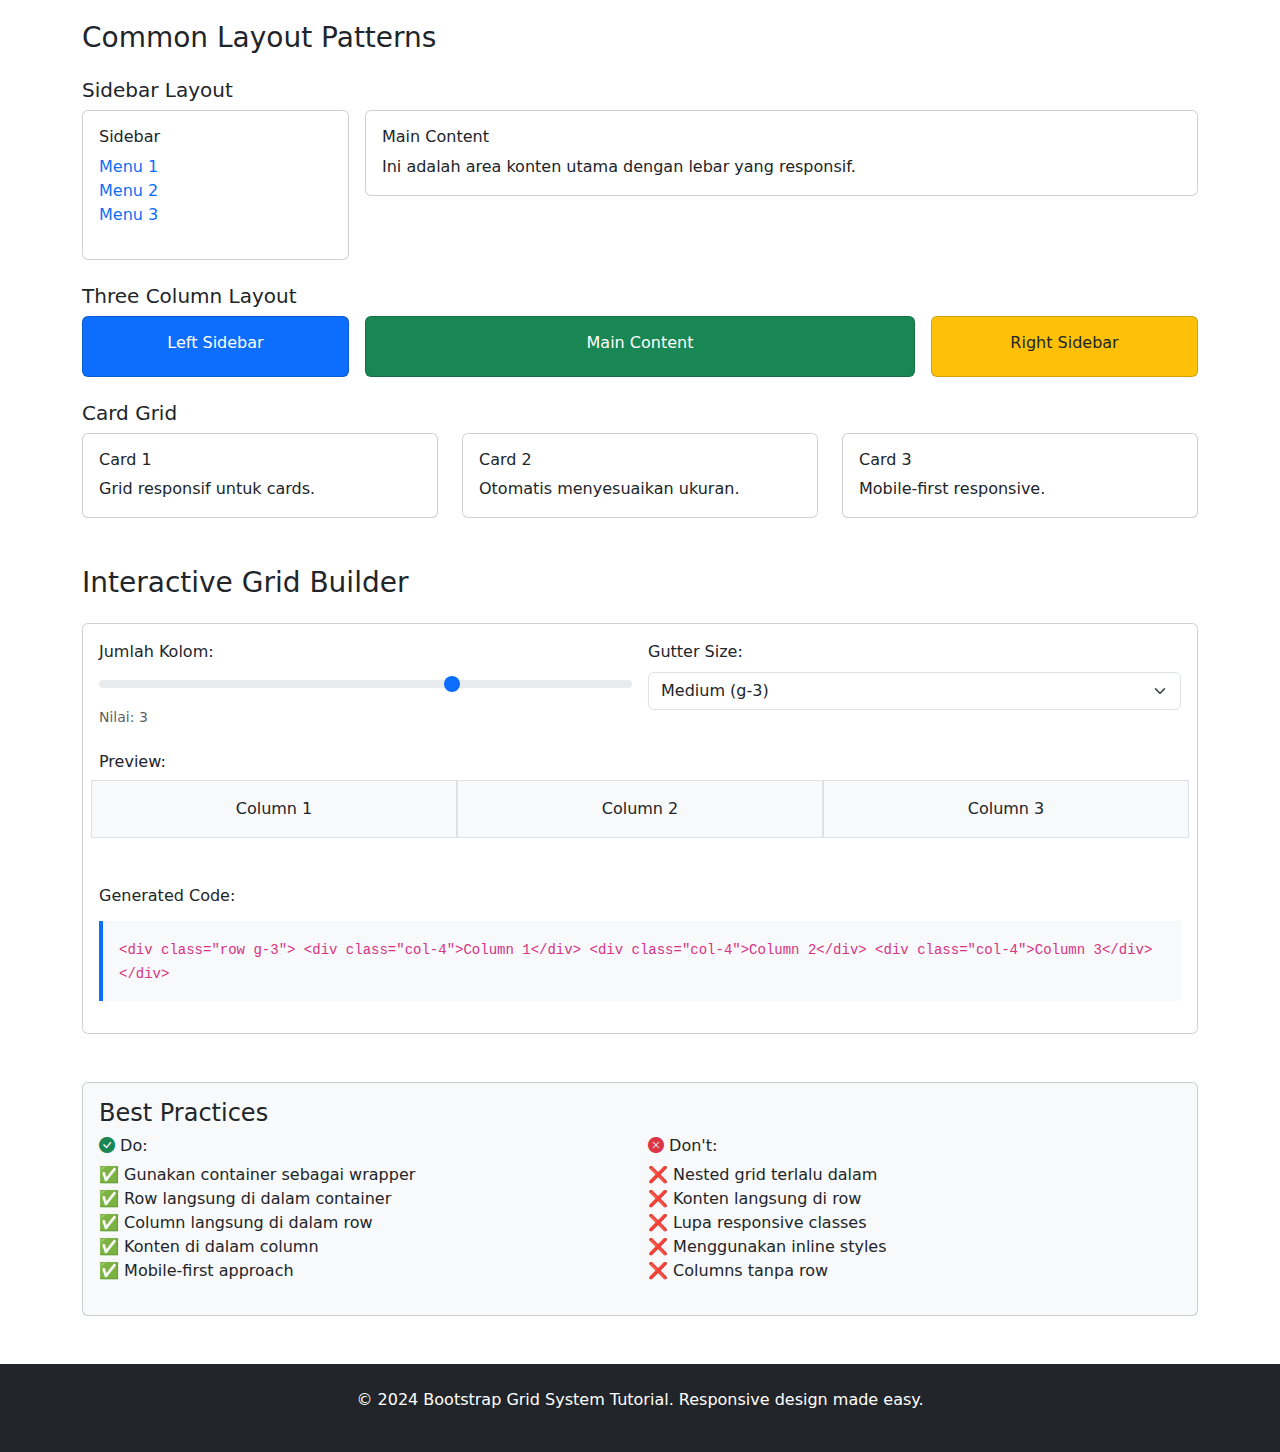
<file: Bootstrap-Materials/002 Grid System/index.html>
<!DOCTYPE html>
<html lang="en">
<head>
    <meta charset="UTF-8">
    <meta name="viewport" content="width=device-width, initial-scale=1.0">
    <title>Bootstrap Grid System - Interactive Examples</title>
    <link href="https://cdn.jsdelivr.net/npm/bootstrap@5.3.0/dist/css/bootstrap.min.css" rel="stylesheet">
    <link href="https://cdn.jsdelivr.net/npm/bootstrap-icons@1.10.0/font/bootstrap-icons.css" rel="stylesheet">
    <style>
        .grid-demo .row > * {
            background-color: #f8f9fa;
            border: 1px solid #dee2e6;
            padding: 1rem;
            margin-bottom: 1rem;
            text-align: center;
            font-weight: 500;
        }
        .grid-demo .row {
            margin-bottom: 2rem;
        }
        .code-example {
            background-color: #f8f9fa;
            border-left: 4px solid #0d6efd;
            padding: 1rem;
            margin: 1rem 0;
        }
        .breakpoint-demo {
            min-height: 60px;
            display: flex;
            align-items: center;
            justify-content: center;
            font-weight: bold;
            color: white;
        }
        .xs-bg { background-color: #6f42c1; }
        .sm-bg { background-color: #20c997; }
        .md-bg { background-color: #fd7e14; }
        .lg-bg { background-color: #dc3545; }
        .xl-bg { background-color: #0dcaf0; }
        .xxl-bg { background-color: #198754; }
    </style>
</head>
<body>
    <!-- Header -->
    <header class="bg-primary text-white py-5">
        <div class="container">
            <h1 class="display-4 fw-bold text-center">Bootstrap Grid System</h1>
            <p class="lead text-center">Sistem layout responsif dengan 12 kolom yang fleksibel</p>
        </div>
    </header>

    <!-- Main Content -->
    <main class="container my-5">
        <!-- Introduction -->
        <section class="mb-5">
            <h2 class="text-center mb-4">Pengenalan Grid System</h2>
            <div class="row">
                <div class="col-lg-8 mx-auto">
                    <p class="lead text-center">Grid System Bootstrap menggunakan flexbox untuk membuat layout yang responsif dengan sistem 12 kolom. Terdiri dari container, row, dan column.</p>
                </div>
            </div>
        </section>

        <!-- Breakpoints Demo -->
        <section class="mb-5">
            <h3 class="mb-4">Breakpoints Bootstrap</h3>
            <div class="table-responsive">
                <table class="table table-bordered">
                    <thead class="table-dark">
                        <tr>
                            <th>Breakpoint</th>
                            <th>Class infix</th>
                            <th>Dimensions</th>
                            <th>Preview</th>
                        </tr>
                    </thead>
                    <tbody>
                        <tr>
                            <td>Extra small</td>
                            <td><code>None</code></td>
                            <td>&lt;576px</td>
                            <td><div class="breakpoint-demo xs-bg">XS</div></td>
                        </tr>
                        <tr>
                            <td>Small</td>
                            <td><code>sm</code></td>
                            <td>≥576px</td>
                            <td><div class="breakpoint-demo sm-bg">SM</div></td>
                        </tr>
                        <tr>
                            <td>Medium</td>
                            <td><code>md</code></td>
                            <td>≥768px</td>
                            <td><div class="breakpoint-demo md-bg">MD</div></td>
                        </tr>
                        <tr>
                            <td>Large</td>
                            <td><code>lg</code></td>
                            <td>≥992px</td>
                            <td><div class="breakpoint-demo lg-bg">LG</div></td>
                        </tr>
                        <tr>
                            <td>Extra large</td>
                            <td><code>xl</code></td>
                            <td>≥1200px</td>
                            <td><div class="breakpoint-demo xl-bg">XL</div></td>
                        </tr>
                        <tr>
                            <td>Extra extra large</td>
                            <td><code>xxl</code></td>
                            <td>≥1400px</td>
                            <td><div class="breakpoint-demo xxl-bg">XXL</div></td>
                        </tr>
                    </tbody>
                </table>
            </div>
        </section>

        <!-- Basic Grid Examples -->
        <section class="mb-5">
            <h3 class="mb-4">Contoh Dasar Grid</h3>
            
            <!-- Equal Columns -->
            <div class="mb-4">
                <h5>Equal Width Columns</h5>
                <div class="code-example">
                    <code>&lt;div class="row"&gt;&lt;div class="col"&gt;...&lt;/div&gt;&lt;div class="col"&gt;...&lt;/div&gt;&lt;/div&gt;</code>
                </div>
                <div class="grid-demo">
                    <div class="row">
                        <div class="col">1 dari 2</div>
                        <div class="col">2 dari 2</div>
                    </div>
                    <div class="row">
                        <div class="col">1 dari 3</div>
                        <div class="col">2 dari 3</div>
                        <div class="col">3 dari 3</div>
                    </div>
                </div>
            </div>

            <!-- Specified Width -->
            <div class="mb-4">
                <h5>Specified Width Columns</h5>
                <div class="code-example">
                    <code>&lt;div class="row"&gt;&lt;div class="col-8"&gt;...&lt;/div&gt;&lt;div class="col-4"&gt;...&lt;/div&gt;&lt;/div&gt;</code>
                </div>
                <div class="grid-demo">
                    <div class="row">
                        <div class="col-8">col-8 (8/12)</div>
                        <div class="col-4">col-4 (4/12)</div>
                    </div>
                    <div class="row">
                        <div class="col-6">col-6 (6/12)</div>
                        <div class="col-6">col-6 (6/12)</div>
                    </div>
                </div>
            </div>

            <!-- Auto Width -->
            <div class="mb-4">
                <h5>Auto Width Content</h5>
                <div class="code-example">
                    <code>&lt;div class="row"&gt;&lt;div class="col"&gt;...&lt;/div&gt;&lt;div class="col-auto"&gt;...&lt;/div&gt;&lt;/div&gt;</code>
                </div>
                <div class="grid-demo">
                    <div class="row">
                        <div class="col">Flexible column</div>
                        <div class="col-auto">Auto width content</div>
                        <div class="col">Flexible column</div>
                    </div>
                </div>
            </div>
        </section>

        <!-- Responsive Grid -->
        <section class="mb-5">
            <h3 class="mb-4">Responsive Grid</h3>
            <p>Resize browser untuk melihat efek responsive:</p>
            
            <div class="mb-4">
                <h5>Mobile First Approach</h5>
                <div class="code-example">
                    <code>&lt;div class="col-12 col-md-6 col-lg-4"&gt;Responsive column&lt;/div&gt;</code>
                </div>
                <div class="grid-demo">
                    <div class="row">
                        <div class="col-12 col-md-6 col-lg-4">12 → 6 → 4</div>
                        <div class="col-12 col-md-6 col-lg-4">12 → 6 → 4</div>
                        <div class="col-12 col-md-12 col-lg-4">12 → 12 → 4</div>
                    </div>
                </div>
            </div>

            <div class="mb-4">
                <h5>Mixed Responsive</h5>
                <div class="code-example">
                    <code>&lt;div class="col-sm-6 col-lg-8"&gt;...&lt;/div&gt;&lt;div class="col-sm-6 col-lg-4"&gt;...&lt;/div&gt;</code>
                </div>
                <div class="grid-demo">
                    <div class="row">
                        <div class="col-sm-6 col-lg-8">col-sm-6 col-lg-8</div>
                        <div class="col-sm-6 col-lg-4">col-sm-6 col-lg-4</div>
                    </div>
                </div>
            </div>
        </section>

        <!-- Alignment -->
        <section class="mb-5">
            <h3 class="mb-4">Alignment</h3>
            
            <!-- Vertical Alignment -->
            <div class="mb-4">
                <h5>Vertical Alignment (Row Level)</h5>
                <div class="grid-demo">
                    <div class="row align-items-start" style="height: 100px; background: #e9ecef;">
                        <div class="col">align-items-start</div>
                        <div class="col">align-items-start</div>
                    </div>
                    <div class="row align-items-center" style="height: 100px; background: #e9ecef;">
                        <div class="col">align-items-center</div>
                        <div class="col">align-items-center</div>
                    </div>
                    <div class="row align-items-end" style="height: 100px; background: #e9ecef;">
                        <div class="col">align-items-end</div>
                        <div class="col">align-items-end</div>
                    </div>
                </div>
            </div>

            <!-- Horizontal Alignment -->
            <div class="mb-4">
                <h5>Horizontal Alignment</h5>
                <div class="grid-demo">
                    <div class="row justify-content-start">
                        <div class="col-4">justify-content-start</div>
                    </div>
                    <div class="row justify-content-center">
                        <div class="col-4">justify-content-center</div>
                    </div>
                    <div class="row justify-content-end">
                        <div class="col-4">justify-content-end</div>
                    </div>
                    <div class="row justify-content-between">
                        <div class="col-3">between</div>
                        <div class="col-3">between</div>
                    </div>
                </div>
            </div>
        </section>

        <!-- Ordering -->
        <section class="mb-5">
            <h3 class="mb-4">Column Ordering</h3>
            
            <div class="mb-4">
                <h5>Order Classes</h5>
                <div class="code-example">
                    <code>&lt;div class="col order-3"&gt;First&lt;/div&gt;&lt;div class="col order-1"&gt;Second&lt;/div&gt;</code>
                </div>
                <div class="grid-demo">
                    <div class="row">
                        <div class="col order-3">First in code (order-3)</div>
                        <div class="col order-1">Second in code (order-1)</div>
                        <div class="col order-2">Third in code (order-2)</div>
                    </div>
                </div>
            </div>

            <div class="mb-4">
                <h5>Offsetting Columns</h5>
                <div class="code-example">
                    <code>&lt;div class="col-md-4 offset-md-4"&gt;Centered column&lt;/div&gt;</code>
                </div>
                <div class="grid-demo">
                    <div class="row">
                        <div class="col-md-4">.col-md-4</div>
                        <div class="col-md-4 offset-md-4">.col-md-4 .offset-md-4</div>
                    </div>
                </div>
            </div>
        </section>

        <!-- Gutters -->
        <section class="mb-5">
            <h3 class="mb-4">Gutters (Spacing)</h3>
            
            <div class="mb-4">
                <h5>Row Gutters</h5>
                <div class="grid-demo">
                    <div class="row g-0">
                        <div class="col">g-0 (no gutters)</div>
                        <div class="col">g-0 (no gutters)</div>
                    </div>
                    <div class="row g-2">
                        <div class="col">g-2 (small gutters)</div>
                        <div class="col">g-2 (small gutters)</div>
                    </div>
                    <div class="row g-5">
                        <div class="col">g-5 (large gutters)</div>
                        <div class="col">g-5 (large gutters)</div>
                    </div>
                </div>
            </div>
        </section>

        <!-- Nested Grid -->
        <section class="mb-5">
            <h3 class="mb-4">Nested Grid</h3>
            <div class="code-example">
                <code>&lt;div class="col-9"&gt;&lt;div class="row"&gt;&lt;div class="col-6"&gt;Nested&lt;/div&gt;&lt;/div&gt;&lt;/div&gt;</code>
            </div>
            <div class="grid-demo">
                <div class="row">
                    <div class="col-sm-3">
                        Level 1: col-sm-3
                    </div>
                    <div class="col-sm-9" style="background: #fff3cd;">
                        <div class="row">
                            <div class="col-8 col-sm-6">
                                Level 2: col-8 col-sm-6
                            </div>
                            <div class="col-4 col-sm-6">
                                Level 2: col-4 col-sm-6
                            </div>
                        </div>
                    </div>
                </div>
            </div>
        </section>

        <!-- Common Patterns -->
        <section class="mb-5">
            <h3 class="mb-4">Common Layout Patterns</h3>
            
            <!-- Sidebar Layout -->
            <div class="mb-4">
                <h5>Sidebar Layout</h5>
                <div class="row g-3">
                    <div class="col-md-3">
                        <div class="card">
                            <div class="card-body">
                                <h6 class="card-title">Sidebar</h6>
                                <ul class="list-unstyled">
                                    <li><a href="#" class="text-decoration-none">Menu 1</a></li>
                                    <li><a href="#" class="text-decoration-none">Menu 2</a></li>
                                    <li><a href="#" class="text-decoration-none">Menu 3</a></li>
                                </ul>
                            </div>
                        </div>
                    </div>
                    <div class="col-md-9">
                        <div class="card">
                            <div class="card-body">
                                <h6 class="card-title">Main Content</h6>
                                <p class="card-text">Ini adalah area konten utama dengan lebar yang responsif.</p>
                            </div>
                        </div>
                    </div>
                </div>
            </div>

            <!-- Three Column Layout -->
            <div class="mb-4">
                <h5>Three Column Layout</h5>
                <div class="row g-3">
                    <div class="col-lg-3">
                        <div class="card bg-primary text-white">
                            <div class="card-body text-center">
                                <h6>Left Sidebar</h6>
                            </div>
                        </div>
                    </div>
                    <div class="col-lg-6">
                        <div class="card bg-success text-white">
                            <div class="card-body text-center">
                                <h6>Main Content</h6>
                            </div>
                        </div>
                    </div>
                    <div class="col-lg-3">
                        <div class="card bg-warning text-dark">
                            <div class="card-body text-center">
                                <h6>Right Sidebar</h6>
                            </div>
                        </div>
                    </div>
                </div>
            </div>

            <!-- Card Grid -->
            <div class="mb-4">
                <h5>Card Grid</h5>
                <div class="row g-4">
                    <div class="col-sm-6 col-lg-4">
                        <div class="card">
                            <div class="card-body">
                                <h6 class="card-title">Card 1</h6>
                                <p class="card-text">Grid responsif untuk cards.</p>
                            </div>
                        </div>
                    </div>
                    <div class="col-sm-6 col-lg-4">
                        <div class="card">
                            <div class="card-body">
                                <h6 class="card-title">Card 2</h6>
                                <p class="card-text">Otomatis menyesuaikan ukuran.</p>
                            </div>
                        </div>
                    </div>
                    <div class="col-sm-6 col-lg-4">
                        <div class="card">
                            <div class="card-body">
                                <h6 class="card-title">Card 3</h6>
                                <p class="card-text">Mobile-first responsive.</p>
                            </div>
                        </div>
                    </div>
                </div>
            </div>
        </section>

        <!-- Interactive Demo -->
        <section class="mb-5">
            <h3 class="mb-4">Interactive Grid Builder</h3>
            <div class="card">
                <div class="card-body">
                    <div class="row g-3">
                        <div class="col-md-6">
                            <label for="gridColumns" class="form-label">Jumlah Kolom:</label>
                            <input type="range" class="form-range" min="1" max="4" value="3" id="gridColumns">
                            <div class="form-text">Nilai: <span id="columnValue">3</span></div>
                        </div>
                        <div class="col-md-6">
                            <label for="gridGutters" class="form-label">Gutter Size:</label>
                            <select class="form-select" id="gridGutters">
                                <option value="g-0">No Gutters (g-0)</option>
                                <option value="g-1">Small (g-1)</option>
                                <option value="g-3" selected>Medium (g-3)</option>
                                <option value="g-5">Large (g-5)</option>
                            </select>
                        </div>
                    </div>
                    
                    <div class="mt-4">
                        <h6>Preview:</h6>
                        <div id="gridPreview" class="grid-demo">
                            <!-- Dynamic grid will be generated here -->
                        </div>
                    </div>
                    
                    <div class="mt-3">
                        <h6>Generated Code:</h6>
                        <div class="code-example">
                            <code id="generatedCode"></code>
                        </div>
                    </div>
                </div>
            </div>
        </section>

        <!-- Best Practices -->
        <section class="mb-5">
            <div class="card bg-light">
                <div class="card-body">
                    <h4 class="card-title">Best Practices</h4>
                    <div class="row g-3">
                        <div class="col-md-6">
                            <h6><i class="bi bi-check-circle-fill text-success"></i> Do:</h6>
                            <ul class="list-unstyled">
                                <li>✅ Gunakan container sebagai wrapper</li>
                                <li>✅ Row langsung di dalam container</li>
                                <li>✅ Column langsung di dalam row</li>
                                <li>✅ Konten di dalam column</li>
                                <li>✅ Mobile-first approach</li>
                            </ul>
                        </div>
                        <div class="col-md-6">
                            <h6><i class="bi bi-x-circle-fill text-danger"></i> Don't:</h6>
                            <ul class="list-unstyled">
                                <li>❌ Nested grid terlalu dalam</li>
                                <li>❌ Konten langsung di row</li>
                                <li>❌ Lupa responsive classes</li>
                                <li>❌ Menggunakan inline styles</li>
                                <li>❌ Columns tanpa row</li>
                            </ul>
                        </div>
                    </div>
                </div>
            </div>
        </section>
    </main>

    <!-- Footer -->
    <footer class="bg-dark text-white text-center py-4">
        <div class="container">
            <p>&copy; 2024 Bootstrap Grid System Tutorial. Responsive design made easy.</p>
        </div>
    </footer>

    <script src="https://cdn.jsdelivr.net/npm/bootstrap@5.3.0/dist/js/bootstrap.bundle.min.js"></script>
    <script>
        // Interactive Grid Builder
        function updateGridPreview() {
            const columns = document.getElementById('gridColumns').value;
            const gutters = document.getElementById('gridGutters').value;
            const preview = document.getElementById('gridPreview');
            const codeDisplay = document.getElementById('generatedCode');
            
            // Update column value display
            document.getElementById('columnValue').textContent = columns;
            
            // Calculate column class
            const colSize = Math.floor(12 / columns);
            const colClass = `col-${colSize}`;
            
            // Generate HTML
            let html = `<div class="row ${gutters}">`;
            for (let i = 1; i <= columns; i++) {
                html += `<div class="${colClass}">Column ${i}</div>`;
            }
            html += '</div>';
            
            preview.innerHTML = html;
            
            // Generate code display
            let code = `&lt;div class="row ${gutters}"&gt;`;
            for (let i = 1; i <= columns; i++) {
                code += `\n    &lt;div class="${colClass}"&gt;Column ${i}&lt;/div&gt;`;
            }
            code += '\n&lt;/div&gt;';
            
            codeDisplay.innerHTML = code;
        }
        
        // Event listeners
        document.getElementById('gridColumns').addEventListener('input', updateGridPreview);
        document.getElementById('gridGutters').addEventListener('change', updateGridPreview);
        
        // Initialize
        updateGridPreview();
    </script>
</body>
</html>
</file>
<file: style.css>
/* Reset and base styles */
* {
    margin: 0;
    padding: 0;
    box-sizing: border-box;
}

html {
    scroll-behavior: smooth;
}

body {
    font-family: 'Poppins', -apple-system, BlinkMacSystemFont, 'Segoe UI', sans-serif;
    line-height: 1.7;
    color: #1a202c;
    background: linear-gradient(135deg, #f5f7fa 0%, #c3cfe2 100%);
    background-attachment: fixed;
}

/* Container */
.container {
    max-width: 1200px;
    margin: 0 auto;
    padding: 0 20px;
}

/* Header */
.header {
    position: fixed;
    top: 0;
    width: 100%;
    background: rgba(255, 255, 255, 0.9);
    backdrop-filter: blur(20px);
    box-shadow: 0 8px 32px rgba(0,0,0,0.1);
    border-bottom: 1px solid rgba(255,255,255,0.2);
    z-index: 1000;
}

.navbar {
    padding: 1rem 0;
}

.nav-container {
    display: flex;
    justify-content: space-between;
    align-items: center;
    max-width: 1200px;
    margin: 0 auto;
    padding: 0 20px;
}

.nav-brand {
    display: flex;
    align-items: center;
}

.logo-icon {
    display: flex;
    align-items: center;
    justify-content: center;
    width: 48px;
    height: 48px;
    background: rgba(102, 126, 234, 0.1);
    border-radius: 12px;
    transition: all 0.3s ease;
    backdrop-filter: blur(10px);
    border: 1px solid rgba(102, 126, 234, 0.2);
}

.logo-icon:hover {
    background: rgba(102, 126, 234, 0.2);
    transform: translateY(-2px);
    box-shadow: 0 8px 25px rgba(102, 126, 234, 0.3);
}

.logo-icon svg {
    transition: all 0.3s ease;
}

.logo-icon:hover svg {
    transform: scale(1.1);
}

.nav-menu {
    display: flex;
    list-style: none;
    gap: 2rem;
}

.nav-link {
    text-decoration: none;
    color: #4a5568;
    font-weight: 500;
    transition: all 0.3s ease;
    position: relative;
    padding: 0.5rem 1rem;
    border-radius: 25px;
}

.nav-link:hover,
.nav-link.active {
    color: #667eea;
    background: rgba(102, 126, 234, 0.1);
    transform: translateY(-2px);
}

.nav-link::after {
    display: none;
}

/* Mobile menu button */
.mobile-menu-btn {
    display: none;
    background: none;
    border: none;
    font-size: 1.5rem;
    cursor: pointer;
    color: #2b6cb0;
}

/* Main content */
.main {
    margin-top: 80px;
}

/* Hero section */
.hero {
    background: linear-gradient(135deg, #667eea 0%, #764ba2 50%, #f093fb 100%);
    color: white;
    padding: 8rem 0 6rem;
    text-align: center;
    position: relative;
    overflow: hidden;
}

.hero::before {
    content: '';
    position: absolute;
    top: 0;
    left: 0;
    right: 0;
    bottom: 0;
    background: url('data:image/svg+xml,<svg xmlns="http://www.w3.org/2000/svg" viewBox="0 0 1000 100" preserveAspectRatio="none"><polygon fill="rgba(255,255,255,0.1)" points="1000,100 1000,0 0,100"/></svg>') no-repeat bottom;
    background-size: 100% 10%;
}

.hero-content {
    max-width: 900px;
    margin: 0 auto;
    position: relative;
    z-index: 2;
}

.hero-title {
    font-size: 4rem;
    font-weight: 800;
    margin-bottom: 2rem;
    text-shadow: 2px 2px 8px rgba(0,0,0,0.3);
    letter-spacing: -1px;
    line-height: 1.2;
}

.hero-description {
    font-size: 1.3rem;
    margin-bottom: 3rem;
    opacity: 0.95;
    line-height: 1.8;
    font-weight: 300;
    max-width: 700px;
    margin-left: auto;
    margin-right: auto;
}

.btn {
    display: inline-block;
    padding: 1.25rem 2.5rem;
    text-decoration: none;
    border-radius: 50px;
    font-weight: 600;
    transition: all 0.4s ease;
    border: none;
    cursor: pointer;
    font-size: 1.1rem;
    letter-spacing: 0.5px;
}

.btn-primary {
    background: linear-gradient(45deg, #ffffff, #f8fafc);
    color: #667eea;
    box-shadow: 0 8px 32px rgba(0,0,0,0.2);
    border: 2px solid rgba(255,255,255,0.3);
}

.btn-primary:hover {
    transform: translateY(-3px) scale(1.05);
    box-shadow: 0 12px 40px rgba(0,0,0,0.3);
    background: linear-gradient(45deg, #f8fafc, #ffffff);
}

.btn-secondary {
    background: transparent;
    color: #667eea;
    border: 2px solid #667eea;
    box-shadow: 0 8px 32px rgba(102, 126, 234, 0.2);
}

.btn-secondary:hover {
    transform: translateY(-3px) scale(1.05);
    background: linear-gradient(45deg, #667eea, #764ba2);
    color: white;
    box-shadow: 0 12px 40px rgba(102, 126, 234, 0.4);
}

.hero-buttons {
    display: flex;
    gap: 1rem;
    justify-content: center;
    flex-wrap: wrap;
}

/* Section titles */
.section-title {
    text-align: center;
    font-size: 2.8rem;
    font-weight: 700;
    margin-bottom: 3.5rem;
    color: #1a202c;
    position: relative;
    letter-spacing: -0.5px;
}

.section-title::after {
    content: '';
    position: absolute;
    width: 100px;
    height: 5px;
    background: linear-gradient(90deg, #667eea, #764ba2, #f093fb);
    bottom: -15px;
    left: 50%;
    transform: translateX(-50%);
    border-radius: 3px;
}

/* About section */
.about {
    padding: 7rem 0;
    background: rgba(255, 255, 255, 0.8);
    backdrop-filter: blur(10px);
}

.about-grid {
    display: grid;
    grid-template-columns: repeat(auto-fit, minmax(300px, 1fr));
    gap: 2rem;
    margin-top: 2rem;
}

.about-card {
    background: rgba(255, 255, 255, 0.95);
    padding: 2.5rem;
    border-radius: 20px;
    text-align: center;
    box-shadow: 0 10px 40px rgba(0,0,0,0.1);
    transition: all 0.4s ease;
    border: 1px solid rgba(255,255,255,0.2);
    backdrop-filter: blur(10px);
}

.about-card:hover {
    transform: translateY(-8px) scale(1.02);
    box-shadow: 0 20px 60px rgba(0,0,0,0.15);
    background: rgba(255, 255, 255, 1);
}

.card-icon {
    font-size: 3rem;
    margin-bottom: 1rem;
}

.about-card h3 {
    font-size: 1.4rem;
    font-weight: 600;
    margin-bottom: 1.2rem;
    color: #1a202c;
    letter-spacing: -0.3px;
}

.about-card p {
    color: #4a5568;
    line-height: 1.7;
}

/* Topics section */
.topics {
    padding: 7rem 0;
    background: rgba(255, 255, 255, 0.5);
}

.topic-category {
    margin-bottom: 4rem;
}

.category-title {
    font-size: 2rem;
    font-weight: 600;
    color: #1a202c;
    margin-bottom: 2rem;
    padding-bottom: 0.8rem;
    border-bottom: 3px solid transparent;
    border-image: linear-gradient(90deg, #667eea, #764ba2) 1;
    letter-spacing: -0.5px;
}

.topic-cards {
    display: grid;
    grid-template-columns: repeat(auto-fit, minmax(280px, 1fr));
    gap: 1.5rem;
}

.topic-card {
    background: rgba(255, 255, 255, 0.95);
    border: 1px solid rgba(255,255,255,0.3);
    border-radius: 20px;
    padding: 2rem;
    text-decoration: none;
    color: inherit;
    transition: all 0.4s ease;
    position: relative;
    overflow: hidden;
    backdrop-filter: blur(10px);
    box-shadow: 0 8px 32px rgba(0,0,0,0.1);
}

.topic-card:hover {
    transform: translateY(-8px) scale(1.02);
    box-shadow: 0 20px 60px rgba(102, 126, 234, 0.2);
    border-color: rgba(102, 126, 234, 0.3);
    background: rgba(255, 255, 255, 1);
}

.card-header {
    display: flex;
    justify-content: space-between;
    align-items: center;
    margin-bottom: 1rem;
}

.card-number {
    font-weight: 700;
    color: #667eea;
    font-size: 1rem;
    background: linear-gradient(135deg, #667eea, #764ba2);
    -webkit-background-clip: text;
    -webkit-text-fill-color: transparent;
    background-clip: text;
}

.card-badge {
    padding: 0.4rem 1rem;
    border-radius: 25px;
    font-size: 0.75rem;
    font-weight: 600;
    text-transform: uppercase;
    letter-spacing: 0.1em;
    box-shadow: 0 2px 8px rgba(0,0,0,0.1);
}

.card-badge.new {
    background-color: #c6f6d5;
    color: #22543d;
}

.card-badge {
    background-color: #bee3f8;
    color: #2a4365;
}

.card-badge.text {
    background-color: #fbb6ce;
    color: #702459;
}

.card-badge.style {
    background-color: #fbd38d;
    color: #744210;
}

.card-badge.media {
    background-color: #d6bcfa;
    color: #44337a;
}

.card-badge.table {
    background-color: #fed7d7;
    color: #742a2a;
}

.card-badge.form {
    background-color: #c6f6d5;
    color: #22543d;
}

.card-badge.advanced {
    background-color: #fbb6ce;
    color: #702459;
}

.topic-card h4 {
    font-size: 1.2rem;
    font-weight: 600;
    margin-bottom: 0.8rem;
    color: #1a202c;
    letter-spacing: -0.3px;
}

.topic-card p {
    font-size: 0.9rem;
    color: #4a5568;
    line-height: 1.6;
}

/* All topics list */
.all-topics {
    margin-top: 5rem;
    padding: 3rem;
    background: rgba(255, 255, 255, 0.9);
    border-radius: 25px;
    backdrop-filter: blur(15px);
    box-shadow: 0 15px 45px rgba(0,0,0,0.1);
}

.all-topics h3 {
    font-size: 1.8rem;
    font-weight: 600;
    margin-bottom: 2rem;
    color: #1a202c;
    text-align: center;
    letter-spacing: -0.5px;
}

.topics-list {
    display: grid;
    grid-template-columns: repeat(auto-fit, minmax(300px, 1fr));
    gap: 0.5rem;
}

.topics-list a {
    display: block;
    padding: 1rem 1.5rem;
    text-decoration: none;
    color: #4a5568;
    background: rgba(255, 255, 255, 0.8);
    border-radius: 12px;
    transition: all 0.3s ease;
    border-left: 4px solid transparent;
    backdrop-filter: blur(5px);
    font-weight: 500;
}

.topics-list a:hover {
    background: rgba(102, 126, 234, 0.1);
    border-left-color: #667eea;
    color: #667eea;
    transform: translateX(5px);
    box-shadow: 0 4px 15px rgba(102, 126, 234, 0.2);
}

/* Footer */
.footer {
    background: linear-gradient(135deg, #1a202c 0%, #2d3748 100%);
    color: white;
    padding: 4rem 0 2rem;
    position: relative;
}

.footer::before {
    content: '';
    position: absolute;
    top: 0;
    left: 0;
    right: 0;
    height: 1px;
    background: linear-gradient(90deg, transparent, #667eea, transparent);
}

.footer-content {
    display: grid;
    grid-template-columns: repeat(auto-fit, minmax(250px, 1fr));
    gap: 2rem;
    margin-bottom: 2rem;
}

.footer-section h4 {
    font-size: 1.1rem;
    font-weight: 600;
    margin-bottom: 1rem;
    color: #cbd5e0;
}

.footer-section p {
    color: #a0aec0;
    line-height: 1.6;
}

.footer-section a {
    color: #90cdf4;
    text-decoration: none;
}

.footer-section a:hover {
    color: #63b3ed;
}

.footer-bottom {
    border-top: 1px solid #4a5568;
    padding-top: 1rem;
    text-align: center;
}

.footer-bottom p {
    color: #a0aec0;
    font-size: 0.9rem;
}

/* Responsive design */
@media (max-width: 768px) {
    .mobile-menu-btn {
        display: block;
        background: rgba(102, 126, 234, 0.1);
        border-radius: 8px;
        padding: 0.5rem;
    }

    .nav-menu {
        position: absolute;
        top: 100%;
        left: 0;
        right: 0;
        background: rgba(255, 255, 255, 0.98);
        backdrop-filter: blur(10px);
        flex-direction: column;
        padding: 1rem 20px;
        border-top: 1px solid #e2e8f0;
        transform: translateY(-20px);
        opacity: 0;
        visibility: hidden;
        transition: all 0.3s ease;
    }

    .nav-menu.active {
        transform: translateY(0);
        opacity: 1;
        visibility: visible;
    }

    .nav-menu li {
        margin: 0.5rem 0;
    }

    .hero-title {
        font-size: 3rem;
    }

    .hero {
        padding: 6rem 0 4rem;
    }

    .hero-description {
        font-size: 1.1rem;
    }

    .section-title {
        font-size: 2.2rem;
    }

    .about-grid {
        grid-template-columns: 1fr;
        gap: 1.5rem;
    }

    .topic-cards {
        grid-template-columns: 1fr;
    }

    .topics-list {
        grid-template-columns: 1fr;
    }

    .footer-content {
        grid-template-columns: 1fr;
        text-align: center;
    }
}

@media (max-width: 480px) {
    .container {
        padding: 0 15px;
    }

    .hero {
        padding: 4rem 0;
    }

    .hero-title {
        font-size: 2.5rem;
    }

    .hero {
        padding: 5rem 0 3rem;
    }

    .hero-description {
        font-size: 1rem;
    }

    .about {
        padding: 5rem 0;
    }

    .topics {
        padding: 5rem 0;
    }

    .topic-card {
        padding: 1rem;
    }

    .section-title {
        font-size: 1.75rem;
    }
}

/* Print styles */
@media print {
    .header,
    .footer,
    .hero {
        display: none;
    }

    .main {
        margin-top: 0;
    }

    .topic-card {
        break-inside: avoid;
        margin-bottom: 1rem;
    }
}

/* Focus styles for accessibility */
a:focus,
button:focus {
    outline: 2px solid #2b6cb0;
    outline-offset: 2px;
}

/* Reduced motion */
@media (prefers-reduced-motion: reduce) {
    * {
        animation-duration: 0.01ms !important;
        animation-iteration-count: 1 !important;
        transition-duration: 0.01ms !important;
    }

    html {
        scroll-behavior: auto;
    }
}
</file>
